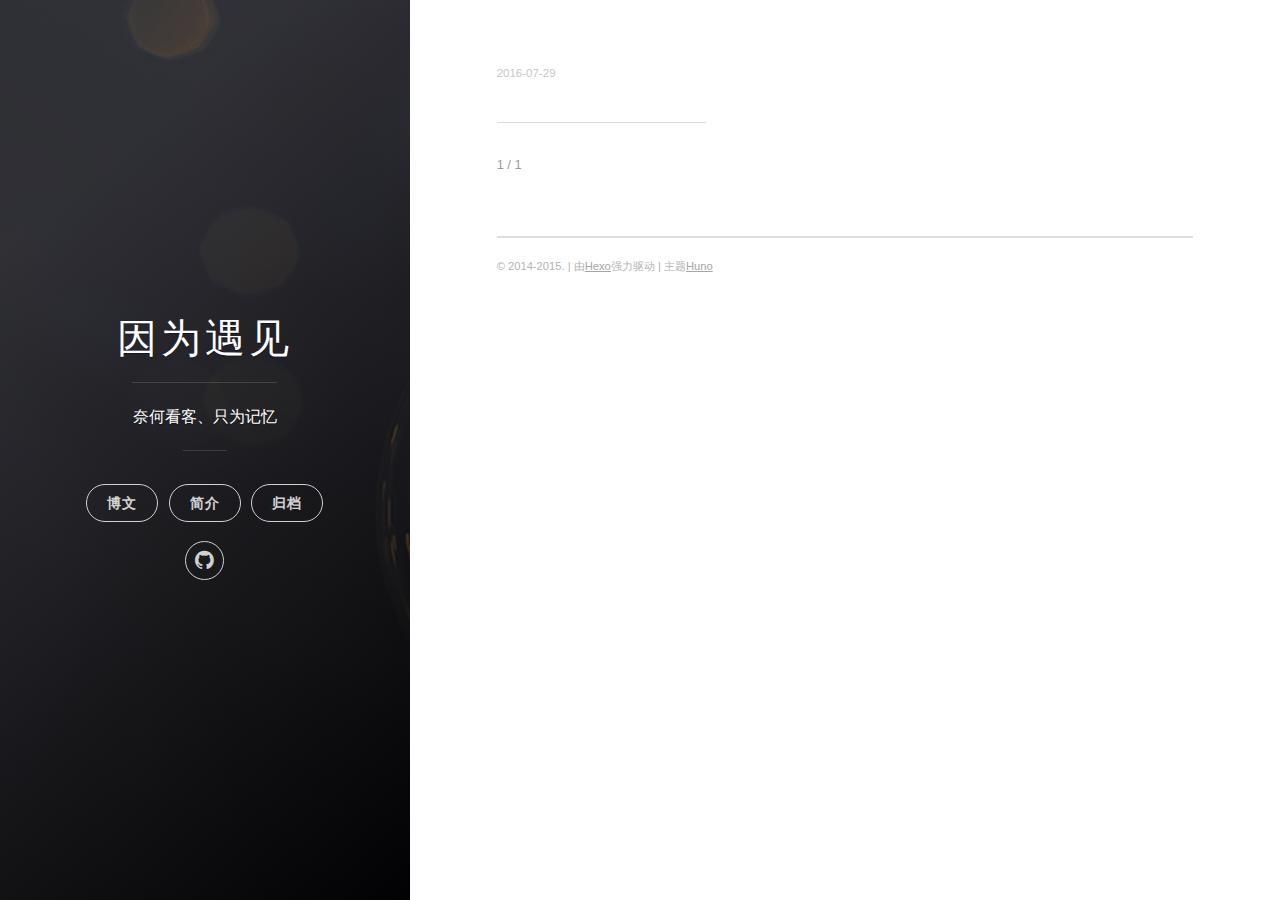
<file: index.html>
<!DOCTYPE html>
<html>
<head>
    <meta charset="utf-8">
    <meta http-equiv="X-UA-Compatible" content="chrome=1">

    

    <title>
      因为遇见 
    </title>

    <meta name="viewport" content="width=device-width, initial-scale=1, maximum-scale=1, user-scalable=no">
    
      <meta name="author" content="June drizzle">
    
    
      <meta name="description" content="途经生活、学习足迹">
    

    <meta name="description" content="途经生活、学习足迹">
<meta property="og:type" content="website">
<meta property="og:title" content="因为遇见">
<meta property="og:url" content="http://june-drizzle.github.io/index.html">
<meta property="og:site_name" content="因为遇见">
<meta property="og:description" content="途经生活、学习足迹">
<meta name="twitter:card" content="summary">
<meta name="twitter:title" content="因为遇见">
<meta name="twitter:description" content="途经生活、学习足迹">
    
    
    
      <link rel="icon" type="image/x-icon" href="/favicon.png">
    
    <link rel="stylesheet" href="/css/uno.css">
    <link rel="stylesheet" href="/css/highlight.css">
    <link rel="stylesheet" href="/css/archive.css">
    <link rel="stylesheet" href="/css/china-social-icon.css">

</head>
<body>

    <span class="mobile btn-mobile-menu">
        <i class="icon icon-list btn-mobile-menu__icon"></i>
        <i class="icon icon-x-circle btn-mobile-close__icon hidden"></i>
    </span>

    
 
<header class="panel-cover">


  <div class="panel-main">

  
    <div class="panel-main__inner panel-inverted">
    <div class="panel-main__content">

        

        <h1 class="panel-cover__title panel-title"><a href="/" title="link to homepage">因为遇见</a></h1>
        <hr class="panel-cover__divider" />

        
        <p class="panel-cover__description">
          奈何看客、只为记忆
        </p>
        <hr class="panel-cover__divider panel-cover__divider--secondary" />
        

        <div class="navigation-wrapper">

          <nav class="cover-navigation cover-navigation--primary">
            <ul class="navigation">

              
                
                <li class="navigation__item"><a href="/#blog" title="" class="blog-button">博文</a></li>
              
                
                <li class="navigation__item"><a href="/about" title="" class="">简介</a></li>
              
                
                <li class="navigation__item"><a href="/archive" title="" class="">归档</a></li>
              

            </ul>
          </nav>

          <!-- ----------------------------
To add a new social icon simply duplicate one of the list items from below
and change the class in the <i> tag to match the desired social network
and then add your link to the <a>. Here is a full list of social network
classes that you can use:

    icon-social-500px
    icon-social-behance
    icon-social-delicious
    icon-social-designer-news
    icon-social-deviant-art
    icon-social-digg
    icon-social-dribbble
    icon-social-facebook
    icon-social-flickr
    icon-social-forrst
    icon-social-foursquare
    icon-social-github
    icon-social-google-plus
    icon-social-hi5
    icon-social-instagram
    icon-social-lastfm
    icon-social-linkedin
    icon-social-medium
    icon-social-myspace
    icon-social-path
    icon-social-pinterest
    icon-social-rdio
    icon-social-reddit
    icon-social-skype
    icon-social-spotify
    icon-social-stack-overflow
    icon-social-steam
    icon-social-stumbleupon
    icon-social-treehouse
    icon-social-tumblr
    icon-social-twitter
    icon-social-vimeo
    icon-social-xbox
    icon-social-yelp
    icon-social-youtube
    icon-social-zerply
    icon-mail

-------------------------------->

<!-- add social info here -->



<nav class="cover-navigation navigation--social">
  <ul class="navigation">

    
      <!-- Github -->
  <!--
      <li class="navigation__item">
        <a href="https://github.com/june-drizzle" title="Huno on GitHub">
          <i class='icon icon-social-github'></i>
          <span class="label">GitHub</span>
        </a>
      </li>
    
	-->	
    <!-- China social icon -->
  
    
	<li class="navigation__item">
		<a href="https://github.com/june-drizzle"title="Drizzle on GitHub">
			<i class='icon icon-social-github'></i>
			<span class="label">GitHub</span>
		</a>
	</li>

<!--
      <li class="navigation__item">
        <a href="" title="">
          <i class='icon cs-icon-douban'></i>
          <span class="label">Douban</span>
        </a>
      </li>

      <li class="navigation__item">
        <a href="" title="">
          <i class='icon cs-icon-weibo'></i>
          <span class="label">Weibo</span>
        </a>
      </li>

--> 



  </ul>
</nav>



        </div>

      </div>

    </div>

    <div class="panel-cover--overlay"></div>
  </div>
</header>

    <div class="content-wrapper">
        <div class="content-wrapper__inner entry">
            


   <!-- do nothing -->


<div class="main-post-list">
    <ol class="post-list">
    
    
    <li>

      <h2 class="post-list__post-title post-title">
        <a href="/2016/07/29/index/" title="link to "></a>
      </h2>

      <div class="post-list__meta">

        <time datetime="2016-07-29" class="post-list__meta--date date">2016-07-29</time> 
      </div>

      <div class="excerpt">
        
      </div>

      <hr class="post-list__divider" />
    </li>
    
  </ol>

  <hr class="post-list__divider " />

<nav class="pagination" role="navigation">
    

    <span class="pagination__page-number"> 1 / 1</span>
    
    
</nav>


</div>
            <footer class="footer">

    <span class="footer__copyright">&copy; 2014-2015. | 由<a href="https://hexo.io/">Hexo</a>强力驱动 | 主题<a href="https://github.com/someus/huno">Huno</a></span>
    
</footer>
        </div>
    </div>

    <!-- js files -->
    <script src="/js/jquery.min.js"></script>
    <script src="/js/main.js"></script>
    <script src="/js/scale.fix.js"></script>
    

    

    <script type="text/javascript" src="//cdn.mathjax.org/mathjax/latest/MathJax.js?config=TeX-AMS-MML_HTMLorMML"></script>
    <script type="text/javascript"> 
        $(document).ready(function(){
            MathJax.Hub.Config({ 
                tex2jax: {inlineMath: [['[latex]','[/latex]'], ['\\(','\\)']]} 
            });
        });
    </script>


    
    
    
    <!--kill ie6 -->
<!--[if IE 6]>
  <script src="//letskillie6.googlecode.com/svn/trunk/2/zh_CN.js"></script>
<![endif]-->

</body>
</html>
</file>
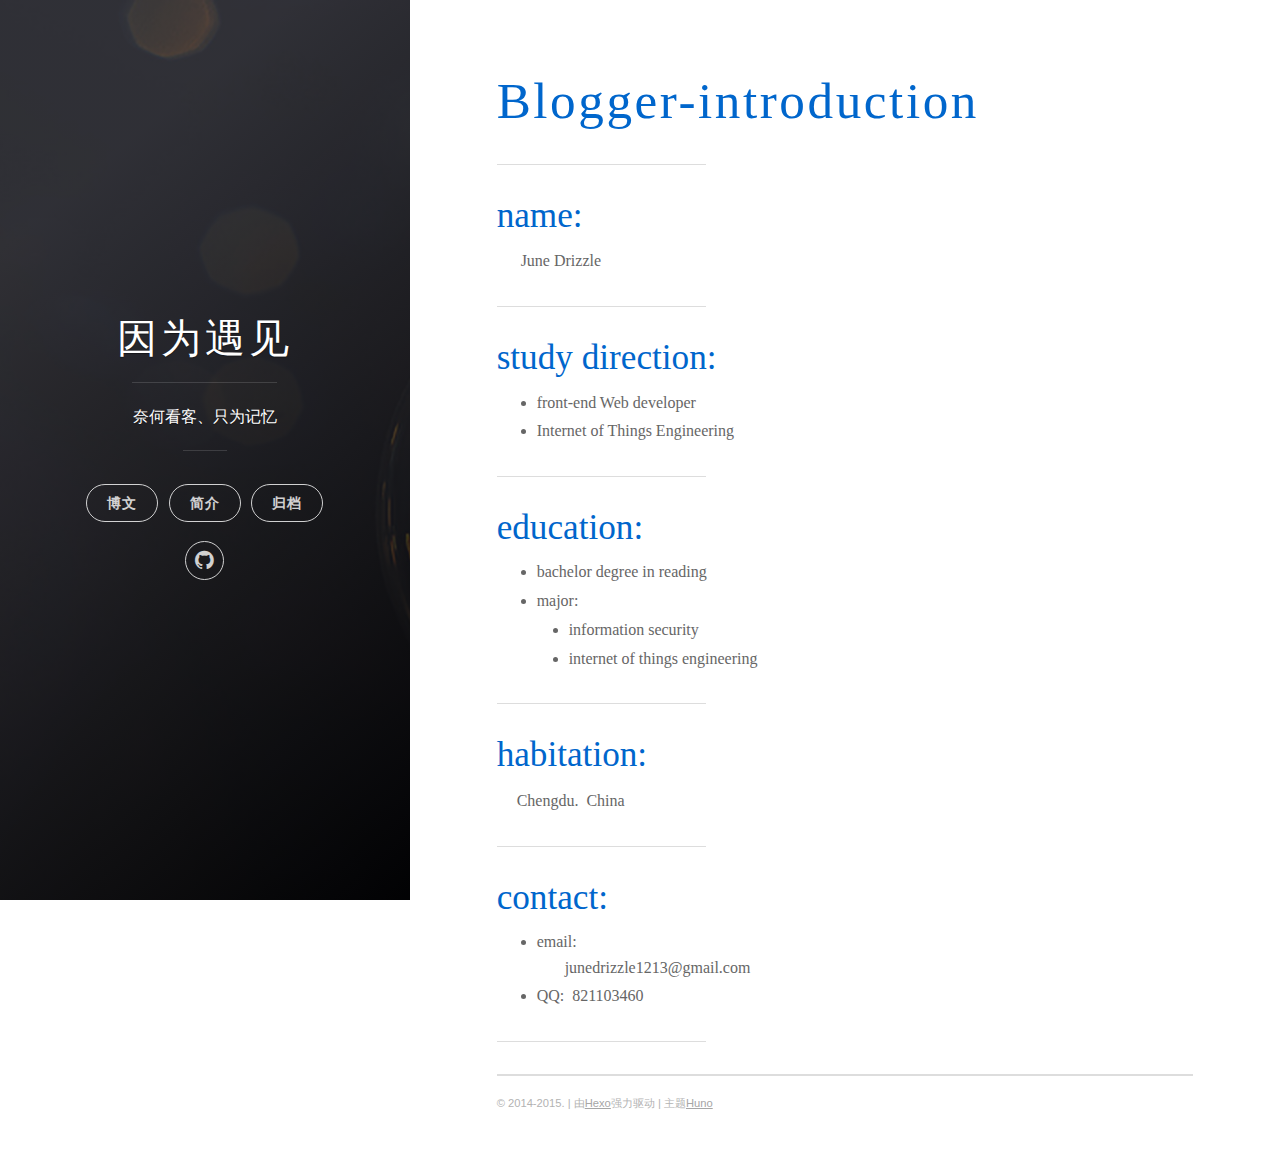
<file: about/index.html>
<!DOCTYPE html>
<html>
<head>
    <meta charset="utf-8">
    <meta http-equiv="X-UA-Compatible" content="chrome=1">

    

    <title>
       
    </title>

    <meta name="viewport" content="width=device-width, initial-scale=1, maximum-scale=1, user-scalable=no">
    
      <meta name="author" content="June drizzle">
    
    

    <meta name="description" content="Blogger-introduction



Blogger-introduction

name: 
		&amp;nbsp;&amp;nbsp;&amp;nbsp;&amp;nbsp;&amp;nbsp;&amp;nbsp;June Drizzle
        

study direction:
		
         front-end Web developer
		 Internet of Things Enginee">
<meta property="og:type" content="website">
<meta property="og:title" content="因为遇见">
<meta property="og:url" content="http://june-drizzle.github.io/about/index.html">
<meta property="og:site_name" content="因为遇见">
<meta property="og:description" content="Blogger-introduction



Blogger-introduction

name: 
		&amp;nbsp;&amp;nbsp;&amp;nbsp;&amp;nbsp;&amp;nbsp;&amp;nbsp;June Drizzle
        

study direction:
		
         front-end Web developer
		 Internet of Things Enginee">
<meta property="og:updated_time" content="2016-07-28T18:13:22.216Z">
<meta name="twitter:card" content="summary">
<meta name="twitter:title" content="因为遇见">
<meta name="twitter:description" content="Blogger-introduction



Blogger-introduction

name: 
		&amp;nbsp;&amp;nbsp;&amp;nbsp;&amp;nbsp;&amp;nbsp;&amp;nbsp;June Drizzle
        

study direction:
		
         front-end Web developer
		 Internet of Things Enginee">
    
    
    
      <link rel="icon" type="image/x-icon" href="/favicon.png">
    
    <link rel="stylesheet" href="/css/uno.css">
    <link rel="stylesheet" href="/css/highlight.css">
    <link rel="stylesheet" href="/css/archive.css">
    <link rel="stylesheet" href="/css/china-social-icon.css">

</head>
<body>

    <span class="mobile btn-mobile-menu">
        <i class="icon icon-list btn-mobile-menu__icon"></i>
        <i class="icon icon-x-circle btn-mobile-close__icon hidden"></i>
    </span>

    

<header class="panel-cover panel-cover--collapsed">


  <div class="panel-main">

  
    <div class="panel-main__inner panel-inverted">
    <div class="panel-main__content">

        

        <h1 class="panel-cover__title panel-title"><a href="/" title="link to homepage">因为遇见</a></h1>
        <hr class="panel-cover__divider" />

        
        <p class="panel-cover__description">
          奈何看客、只为记忆
        </p>
        <hr class="panel-cover__divider panel-cover__divider--secondary" />
        

        <div class="navigation-wrapper">

          <nav class="cover-navigation cover-navigation--primary">
            <ul class="navigation">

              
                
                <li class="navigation__item"><a href="/#blog" title="" class="blog-button">博文</a></li>
              
                
                <li class="navigation__item"><a href="/about" title="" class="">简介</a></li>
              
                
                <li class="navigation__item"><a href="/archive" title="" class="">归档</a></li>
              

            </ul>
          </nav>

          <!-- ----------------------------
To add a new social icon simply duplicate one of the list items from below
and change the class in the <i> tag to match the desired social network
and then add your link to the <a>. Here is a full list of social network
classes that you can use:

    icon-social-500px
    icon-social-behance
    icon-social-delicious
    icon-social-designer-news
    icon-social-deviant-art
    icon-social-digg
    icon-social-dribbble
    icon-social-facebook
    icon-social-flickr
    icon-social-forrst
    icon-social-foursquare
    icon-social-github
    icon-social-google-plus
    icon-social-hi5
    icon-social-instagram
    icon-social-lastfm
    icon-social-linkedin
    icon-social-medium
    icon-social-myspace
    icon-social-path
    icon-social-pinterest
    icon-social-rdio
    icon-social-reddit
    icon-social-skype
    icon-social-spotify
    icon-social-stack-overflow
    icon-social-steam
    icon-social-stumbleupon
    icon-social-treehouse
    icon-social-tumblr
    icon-social-twitter
    icon-social-vimeo
    icon-social-xbox
    icon-social-yelp
    icon-social-youtube
    icon-social-zerply
    icon-mail

-------------------------------->

<!-- add social info here -->



<nav class="cover-navigation navigation--social">
  <ul class="navigation">

    
      <!-- Github -->
  <!--
      <li class="navigation__item">
        <a href="https://github.com/june-drizzle" title="Huno on GitHub">
          <i class='icon icon-social-github'></i>
          <span class="label">GitHub</span>
        </a>
      </li>
    
	-->	
    <!-- China social icon -->
  
    
	<li class="navigation__item">
		<a href="https://github.com/june-drizzle"title="Drizzle on GitHub">
			<i class='icon icon-social-github'></i>
			<span class="label">GitHub</span>
		</a>
	</li>

<!--
      <li class="navigation__item">
        <a href="" title="">
          <i class='icon cs-icon-douban'></i>
          <span class="label">Douban</span>
        </a>
      </li>

      <li class="navigation__item">
        <a href="" title="">
          <i class='icon cs-icon-weibo'></i>
          <span class="label">Weibo</span>
        </a>
      </li>

--> 



  </ul>
</nav>



        </div>

      </div>

    </div>

    <div class="panel-cover--overlay"></div>
  </div>
</header>

    <div class="content-wrapper">
        <div class="content-wrapper__inner entry">
            

<article class="post-container post-container--single">

  <header class="post-header">
    
    <h1 class="post-title"></h1>

    

  </header>

  <section id="post-content" class="article-content post">
    <!DOCTYPE html PUBLIC "-//W3C//DTD XHTML 1.0 Transitional//EN" "http://www.w3.org/TR/xhtml1/DTD/xhtml1-transitional.dtd">
<html xmlns="http://www.w3.org/1999/xhtml">
<head>
<meta http-equiv="Content-Type" content="text/html; charset=utf-8">
<title>Blogger-introduction</title>
</head>

<body>
<h1><font color="#0066CC" face="汉仪丫丫体简">Blogger-introduction</font></h1>
<hr>
<h2><font color="#0066CC" face="汉仪丫丫体简">name:</font></h2> 
		<p><font face="方正少儿简体">&nbsp;&nbsp;&nbsp;&nbsp;&nbsp;&nbsp;June Drizzle</font></p>
        <hr>

<h2><font color="#0066CC" face="汉仪丫丫体简">study direction:</font></h2>
		<ul>
        <li><font face="方正少儿简体"> front-end Web developer</font></li>
		<li><font face="方正少儿简体"> Internet of Things Engineering</font></li>
		</ul>
        <hr>
<h2><font color="#0066CC" face="汉仪丫丫体简">education:</font></h2>
		<ul>
        <li><font face="方正少儿简体">bachelor degree in reading</font></li>
        <li><font face="方正少儿简体">major: </font></li>
        	<ul>
            <li><font face="方正少儿简体"> information security</font></li>
        	<li><font face="方正少儿简体">internet of things engineering</font></li>
            </ul>
		</ul>
        <hr>
<h2><font color="#0066CC" face="汉仪丫丫体简">habitation:</font></h2>
		<p><font face="方正少儿简体">&nbsp;&nbsp;&nbsp;&nbsp;&nbsp;Chengdu.&nbsp; China</font></p>
        <hr>

<h2><font color="#0066CC" face="汉仪丫丫体简">contact:</font></h2>
		<ul>
        <font face="方正少儿简体">
        <li>email:<address> &nbsp;&nbsp;&nbsp;&nbsp;&nbsp;&nbsp;&nbsp;junedrizzle1213@gmail.com</address></li>
        <li>QQ: &nbsp;821103460</li>
        </font>
        </ul>
        <hr>
</body>
</html>

  </section>

  
  
</article>


            <footer class="footer">

    <span class="footer__copyright">&copy; 2014-2015. | 由<a href="https://hexo.io/">Hexo</a>强力驱动 | 主题<a href="https://github.com/someus/huno">Huno</a></span>
    
</footer>
        </div>
    </div>

    <!-- js files -->
    <script src="/js/jquery.min.js"></script>
    <script src="/js/main.js"></script>
    <script src="/js/scale.fix.js"></script>
    

    

    <script type="text/javascript" src="//cdn.mathjax.org/mathjax/latest/MathJax.js?config=TeX-AMS-MML_HTMLorMML"></script>
    <script type="text/javascript"> 
        $(document).ready(function(){
            MathJax.Hub.Config({ 
                tex2jax: {inlineMath: [['[latex]','[/latex]'], ['\\(','\\)']]} 
            });
        });
    </script>


    
    
    
    <!--kill ie6 -->
<!--[if IE 6]>
  <script src="//letskillie6.googlecode.com/svn/trunk/2/zh_CN.js"></script>
<![endif]-->

</body>
</html>
</file>
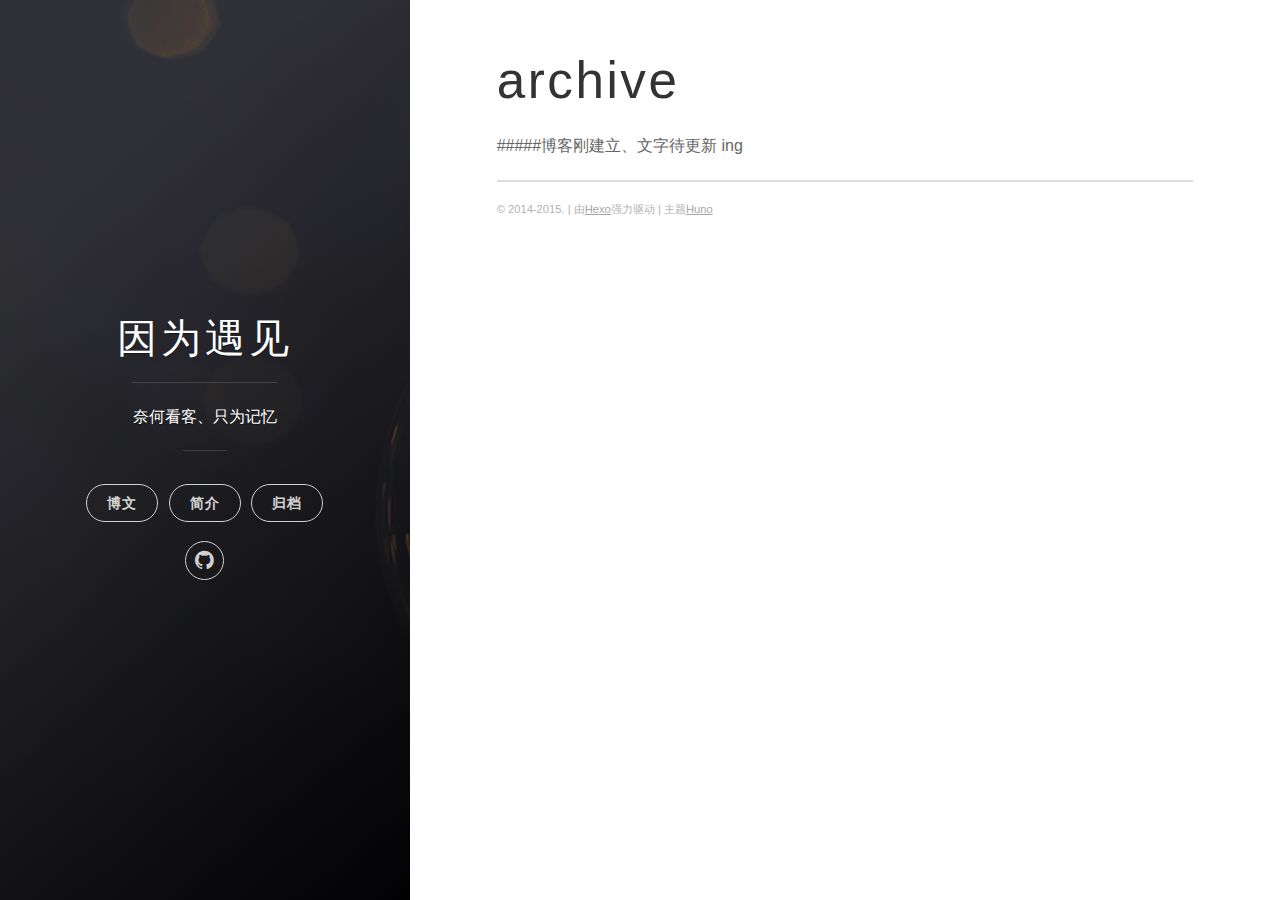
<file: archive/index.html>
<!DOCTYPE html>
<html>
<head>
    <meta charset="utf-8">
    <meta http-equiv="X-UA-Compatible" content="chrome=1">

    

    <title>
      archive 
    </title>

    <meta name="viewport" content="width=device-width, initial-scale=1, maximum-scale=1, user-scalable=no">
    
      <meta name="author" content="June drizzle">
    
    

    <meta name="description" content="#####博客刚建立、文字待更新 ing">
<meta property="og:type" content="website">
<meta property="og:title" content="archive">
<meta property="og:url" content="http://june-drizzle.github.io/archive/index.html">
<meta property="og:site_name" content="因为遇见">
<meta property="og:description" content="#####博客刚建立、文字待更新 ing">
<meta property="og:updated_time" content="2016-07-28T17:06:19.293Z">
<meta name="twitter:card" content="summary">
<meta name="twitter:title" content="archive">
<meta name="twitter:description" content="#####博客刚建立、文字待更新 ing">
    
    
    
      <link rel="icon" type="image/x-icon" href="/favicon.png">
    
    <link rel="stylesheet" href="/css/uno.css">
    <link rel="stylesheet" href="/css/highlight.css">
    <link rel="stylesheet" href="/css/archive.css">
    <link rel="stylesheet" href="/css/china-social-icon.css">

</head>
<body>

    <span class="mobile btn-mobile-menu">
        <i class="icon icon-list btn-mobile-menu__icon"></i>
        <i class="icon icon-x-circle btn-mobile-close__icon hidden"></i>
    </span>

    

<header class="panel-cover panel-cover--collapsed">


  <div class="panel-main">

  
    <div class="panel-main__inner panel-inverted">
    <div class="panel-main__content">

        

        <h1 class="panel-cover__title panel-title"><a href="/" title="link to homepage">因为遇见</a></h1>
        <hr class="panel-cover__divider" />

        
        <p class="panel-cover__description">
          奈何看客、只为记忆
        </p>
        <hr class="panel-cover__divider panel-cover__divider--secondary" />
        

        <div class="navigation-wrapper">

          <nav class="cover-navigation cover-navigation--primary">
            <ul class="navigation">

              
                
                <li class="navigation__item"><a href="/#blog" title="" class="blog-button">博文</a></li>
              
                
                <li class="navigation__item"><a href="/about" title="" class="">简介</a></li>
              
                
                <li class="navigation__item"><a href="/archive" title="" class="">归档</a></li>
              

            </ul>
          </nav>

          <!-- ----------------------------
To add a new social icon simply duplicate one of the list items from below
and change the class in the <i> tag to match the desired social network
and then add your link to the <a>. Here is a full list of social network
classes that you can use:

    icon-social-500px
    icon-social-behance
    icon-social-delicious
    icon-social-designer-news
    icon-social-deviant-art
    icon-social-digg
    icon-social-dribbble
    icon-social-facebook
    icon-social-flickr
    icon-social-forrst
    icon-social-foursquare
    icon-social-github
    icon-social-google-plus
    icon-social-hi5
    icon-social-instagram
    icon-social-lastfm
    icon-social-linkedin
    icon-social-medium
    icon-social-myspace
    icon-social-path
    icon-social-pinterest
    icon-social-rdio
    icon-social-reddit
    icon-social-skype
    icon-social-spotify
    icon-social-stack-overflow
    icon-social-steam
    icon-social-stumbleupon
    icon-social-treehouse
    icon-social-tumblr
    icon-social-twitter
    icon-social-vimeo
    icon-social-xbox
    icon-social-yelp
    icon-social-youtube
    icon-social-zerply
    icon-mail

-------------------------------->

<!-- add social info here -->



<nav class="cover-navigation navigation--social">
  <ul class="navigation">

    
      <!-- Github -->
  <!--
      <li class="navigation__item">
        <a href="https://github.com/june-drizzle" title="Huno on GitHub">
          <i class='icon icon-social-github'></i>
          <span class="label">GitHub</span>
        </a>
      </li>
    
	-->	
    <!-- China social icon -->
  
    
	<li class="navigation__item">
		<a href="https://github.com/june-drizzle"title="Drizzle on GitHub">
			<i class='icon icon-social-github'></i>
			<span class="label">GitHub</span>
		</a>
	</li>

<!--
      <li class="navigation__item">
        <a href="" title="">
          <i class='icon cs-icon-douban'></i>
          <span class="label">Douban</span>
        </a>
      </li>

      <li class="navigation__item">
        <a href="" title="">
          <i class='icon cs-icon-weibo'></i>
          <span class="label">Weibo</span>
        </a>
      </li>

--> 



  </ul>
</nav>



        </div>

      </div>

    </div>

    <div class="panel-cover--overlay"></div>
  </div>
</header>

    <div class="content-wrapper">
        <div class="content-wrapper__inner entry">
            

<article class="post-container post-container--single">

  <header class="post-header">
    
    <h1 class="post-title">archive</h1>

    

  </header>

  <section id="post-content" class="article-content post">
    <p>#####博客刚建立、文字待更新 ing</p>

  </section>

  
  
</article>


            <footer class="footer">

    <span class="footer__copyright">&copy; 2014-2015. | 由<a href="https://hexo.io/">Hexo</a>强力驱动 | 主题<a href="https://github.com/someus/huno">Huno</a></span>
    
</footer>
        </div>
    </div>

    <!-- js files -->
    <script src="/js/jquery.min.js"></script>
    <script src="/js/main.js"></script>
    <script src="/js/scale.fix.js"></script>
    

    

    <script type="text/javascript" src="//cdn.mathjax.org/mathjax/latest/MathJax.js?config=TeX-AMS-MML_HTMLorMML"></script>
    <script type="text/javascript"> 
        $(document).ready(function(){
            MathJax.Hub.Config({ 
                tex2jax: {inlineMath: [['[latex]','[/latex]'], ['\\(','\\)']]} 
            });
        });
    </script>


    
    
    
    <!--kill ie6 -->
<!--[if IE 6]>
  <script src="//letskillie6.googlecode.com/svn/trunk/2/zh_CN.js"></script>
<![endif]-->

</body>
</html>
</file>
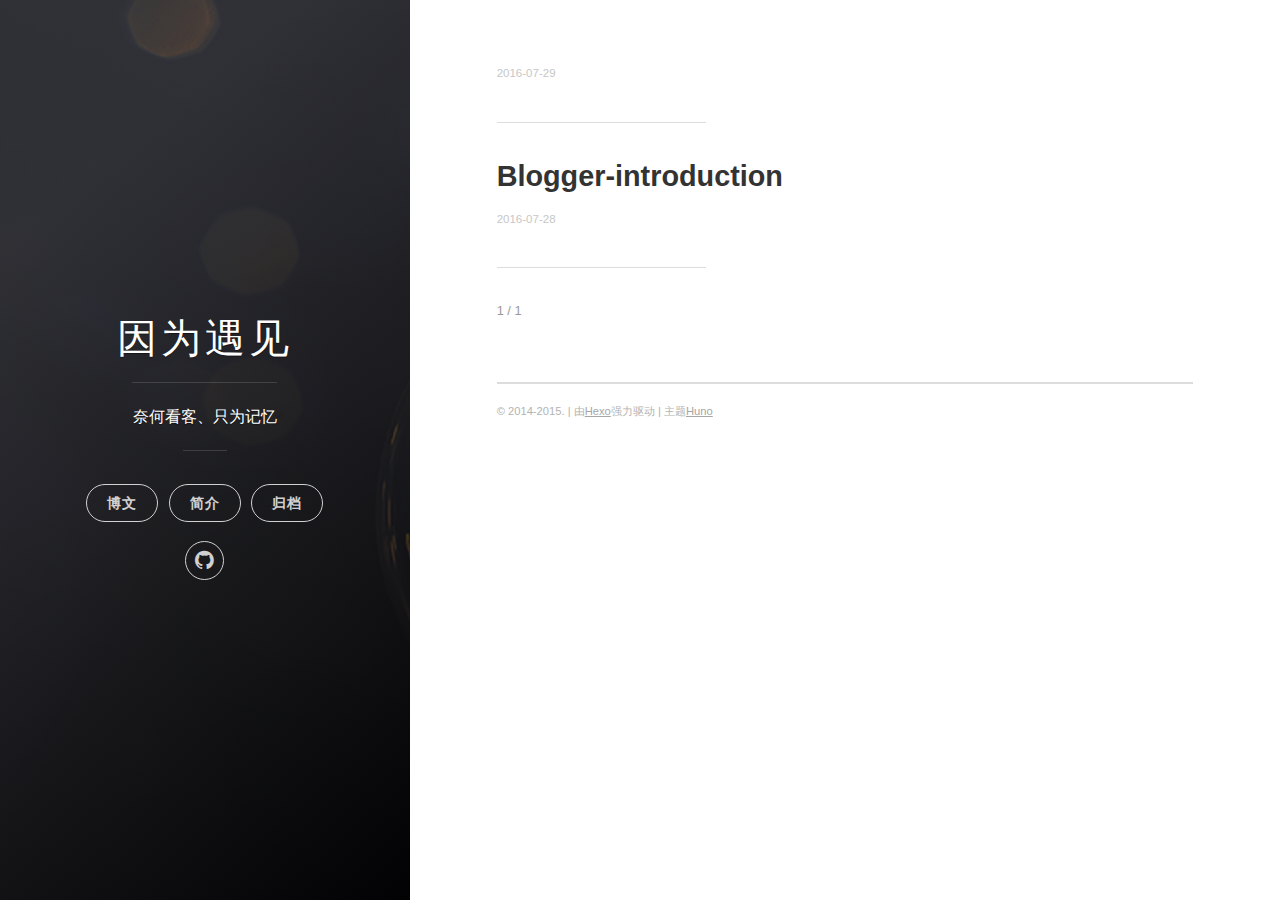
<file: archives/index.html>
<!DOCTYPE html>
<html>
<head>
    <meta charset="utf-8">
    <meta http-equiv="X-UA-Compatible" content="chrome=1">

    

    <title>
      归档 
    </title>

    <meta name="viewport" content="width=device-width, initial-scale=1, maximum-scale=1, user-scalable=no">
    
      <meta name="author" content="June drizzle">
    
    

    <meta name="description" content="途经生活、学习足迹">
<meta property="og:type" content="website">
<meta property="og:title" content="归档">
<meta property="og:url" content="http://june-drizzle.github.io/archives/index.html">
<meta property="og:site_name" content="因为遇见">
<meta property="og:description" content="途经生活、学习足迹">
<meta name="twitter:card" content="summary">
<meta name="twitter:title" content="归档">
<meta name="twitter:description" content="途经生活、学习足迹">
    
    
    
      <link rel="icon" type="image/x-icon" href="/favicon.png">
    
    <link rel="stylesheet" href="/css/uno.css">
    <link rel="stylesheet" href="/css/highlight.css">
    <link rel="stylesheet" href="/css/archive.css">
    <link rel="stylesheet" href="/css/china-social-icon.css">

</head>
<body>

    <span class="mobile btn-mobile-menu">
        <i class="icon icon-list btn-mobile-menu__icon"></i>
        <i class="icon icon-x-circle btn-mobile-close__icon hidden"></i>
    </span>

    

<header class="panel-cover panel-cover--collapsed">


  <div class="panel-main">

  
    <div class="panel-main__inner panel-inverted">
    <div class="panel-main__content">

        

        <h1 class="panel-cover__title panel-title"><a href="/" title="link to homepage">因为遇见</a></h1>
        <hr class="panel-cover__divider" />

        
        <p class="panel-cover__description">
          奈何看客、只为记忆
        </p>
        <hr class="panel-cover__divider panel-cover__divider--secondary" />
        

        <div class="navigation-wrapper">

          <nav class="cover-navigation cover-navigation--primary">
            <ul class="navigation">

              
                
                <li class="navigation__item"><a href="/#blog" title="" class="blog-button">博文</a></li>
              
                
                <li class="navigation__item"><a href="/about" title="" class="">简介</a></li>
              
                
                <li class="navigation__item"><a href="/archive" title="" class="">归档</a></li>
              

            </ul>
          </nav>

          <!-- ----------------------------
To add a new social icon simply duplicate one of the list items from below
and change the class in the <i> tag to match the desired social network
and then add your link to the <a>. Here is a full list of social network
classes that you can use:

    icon-social-500px
    icon-social-behance
    icon-social-delicious
    icon-social-designer-news
    icon-social-deviant-art
    icon-social-digg
    icon-social-dribbble
    icon-social-facebook
    icon-social-flickr
    icon-social-forrst
    icon-social-foursquare
    icon-social-github
    icon-social-google-plus
    icon-social-hi5
    icon-social-instagram
    icon-social-lastfm
    icon-social-linkedin
    icon-social-medium
    icon-social-myspace
    icon-social-path
    icon-social-pinterest
    icon-social-rdio
    icon-social-reddit
    icon-social-skype
    icon-social-spotify
    icon-social-stack-overflow
    icon-social-steam
    icon-social-stumbleupon
    icon-social-treehouse
    icon-social-tumblr
    icon-social-twitter
    icon-social-vimeo
    icon-social-xbox
    icon-social-yelp
    icon-social-youtube
    icon-social-zerply
    icon-mail

-------------------------------->

<!-- add social info here -->



<nav class="cover-navigation navigation--social">
  <ul class="navigation">

    
      <!-- Github -->
  <!--
      <li class="navigation__item">
        <a href="https://github.com/june-drizzle" title="Huno on GitHub">
          <i class='icon icon-social-github'></i>
          <span class="label">GitHub</span>
        </a>
      </li>
    
	-->	
    <!-- China social icon -->
  
    
	<li class="navigation__item">
		<a href="https://github.com/june-drizzle"title="Drizzle on GitHub">
			<i class='icon icon-social-github'></i>
			<span class="label">GitHub</span>
		</a>
	</li>

<!--
      <li class="navigation__item">
        <a href="" title="">
          <i class='icon cs-icon-douban'></i>
          <span class="label">Douban</span>
        </a>
      </li>

      <li class="navigation__item">
        <a href="" title="">
          <i class='icon cs-icon-weibo'></i>
          <span class="label">Weibo</span>
        </a>
      </li>

--> 



  </ul>
</nav>



        </div>

      </div>

    </div>

    <div class="panel-cover--overlay"></div>
  </div>
</header>

    <div class="content-wrapper">
        <div class="content-wrapper__inner entry">
            


   <!-- do nothing -->


<div class="main-post-list">
    <ol class="post-list">
    
    
    <li>

      <h2 class="post-list__post-title post-title">
        <a href="/2016/07/29/introduction/" title="link to "></a>
      </h2>

      <div class="post-list__meta">

        <time datetime="2016-07-29" class="post-list__meta--date date">2016-07-29</time> 
      </div>

      <div class="excerpt">
        
      </div>

      <hr class="post-list__divider" />
    </li>
    
    <li>

      <h2 class="post-list__post-title post-title">
        <a href="/2016/07/28/index/" title="link to Blogger-introduction">Blogger-introduction</a>
      </h2>

      <div class="post-list__meta">

        <time datetime="2016-07-28" class="post-list__meta--date date">2016-07-28</time> 
      </div>

      <div class="excerpt">
        
      </div>

      <hr class="post-list__divider" />
    </li>
    
  </ol>

  <hr class="post-list__divider " />

<nav class="pagination" role="navigation">
    

    <span class="pagination__page-number"> 1 / 1</span>
    
    
</nav>


</div>
            <footer class="footer">

    <span class="footer__copyright">&copy; 2014-2015. | 由<a href="https://hexo.io/">Hexo</a>强力驱动 | 主题<a href="https://github.com/someus/huno">Huno</a></span>
    
</footer>
        </div>
    </div>

    <!-- js files -->
    <script src="/js/jquery.min.js"></script>
    <script src="/js/main.js"></script>
    <script src="/js/scale.fix.js"></script>
    

    

    <script type="text/javascript" src="//cdn.mathjax.org/mathjax/latest/MathJax.js?config=TeX-AMS-MML_HTMLorMML"></script>
    <script type="text/javascript"> 
        $(document).ready(function(){
            MathJax.Hub.Config({ 
                tex2jax: {inlineMath: [['[latex]','[/latex]'], ['\\(','\\)']]} 
            });
        });
    </script>


    
    
    
    <!--kill ie6 -->
<!--[if IE 6]>
  <script src="//letskillie6.googlecode.com/svn/trunk/2/zh_CN.js"></script>
<![endif]-->

</body>
</html>
</file>
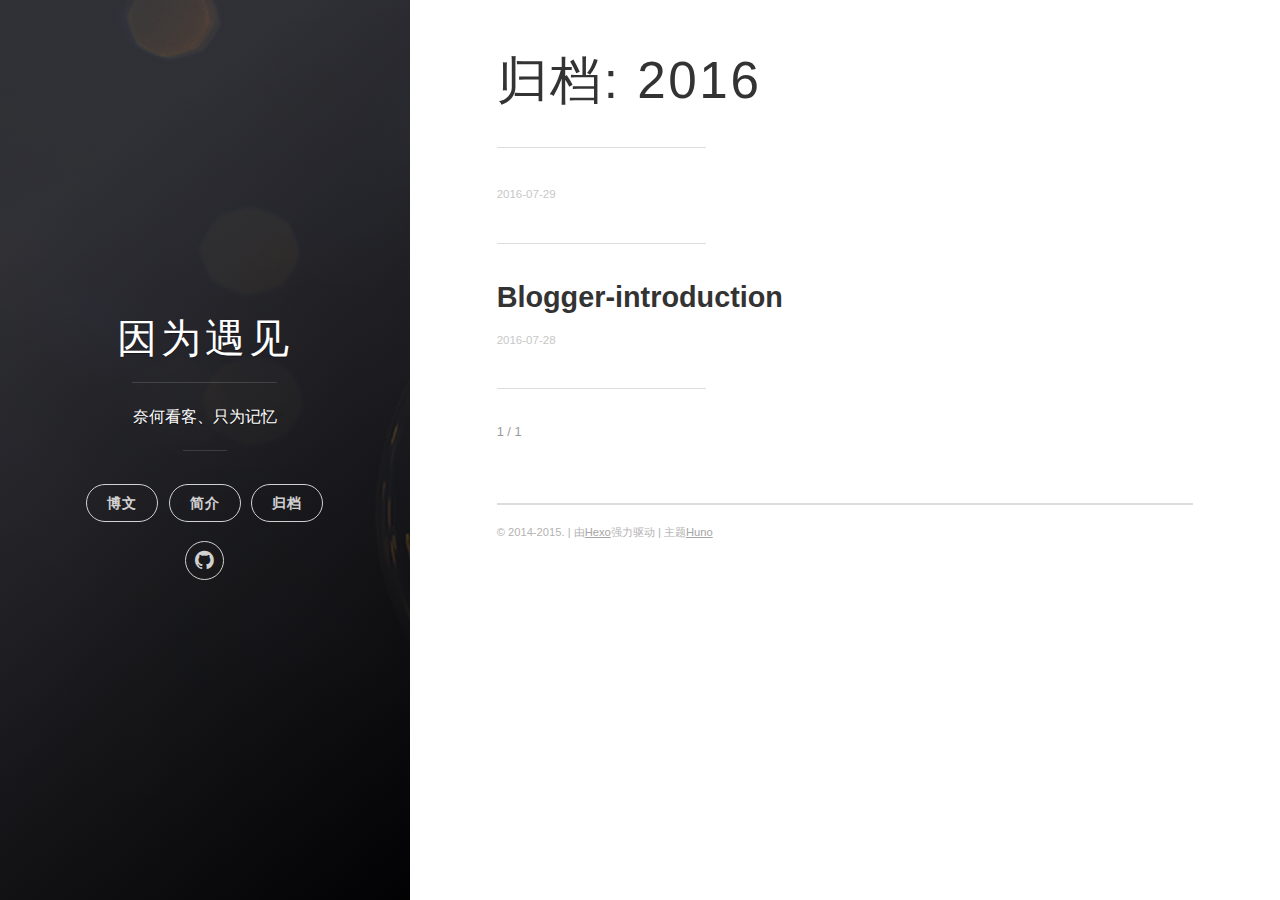
<file: archives/2016/index.html>
<!DOCTYPE html>
<html>
<head>
    <meta charset="utf-8">
    <meta http-equiv="X-UA-Compatible" content="chrome=1">

    

    <title>
      归档: 2016 
    </title>

    <meta name="viewport" content="width=device-width, initial-scale=1, maximum-scale=1, user-scalable=no">
    
      <meta name="author" content="June drizzle">
    
    

    <meta name="description" content="途经生活、学习足迹">
<meta property="og:type" content="website">
<meta property="og:title" content="归档: 2016">
<meta property="og:url" content="http://june-drizzle.github.io/archives/2016/index.html">
<meta property="og:site_name" content="因为遇见">
<meta property="og:description" content="途经生活、学习足迹">
<meta name="twitter:card" content="summary">
<meta name="twitter:title" content="归档: 2016">
<meta name="twitter:description" content="途经生活、学习足迹">
    
    
    
      <link rel="icon" type="image/x-icon" href="/favicon.png">
    
    <link rel="stylesheet" href="/css/uno.css">
    <link rel="stylesheet" href="/css/highlight.css">
    <link rel="stylesheet" href="/css/archive.css">
    <link rel="stylesheet" href="/css/china-social-icon.css">

</head>
<body>

    <span class="mobile btn-mobile-menu">
        <i class="icon icon-list btn-mobile-menu__icon"></i>
        <i class="icon icon-x-circle btn-mobile-close__icon hidden"></i>
    </span>

    

<header class="panel-cover panel-cover--collapsed">


  <div class="panel-main">

  
    <div class="panel-main__inner panel-inverted">
    <div class="panel-main__content">

        

        <h1 class="panel-cover__title panel-title"><a href="/" title="link to homepage">因为遇见</a></h1>
        <hr class="panel-cover__divider" />

        
        <p class="panel-cover__description">
          奈何看客、只为记忆
        </p>
        <hr class="panel-cover__divider panel-cover__divider--secondary" />
        

        <div class="navigation-wrapper">

          <nav class="cover-navigation cover-navigation--primary">
            <ul class="navigation">

              
                
                <li class="navigation__item"><a href="/#blog" title="" class="blog-button">博文</a></li>
              
                
                <li class="navigation__item"><a href="/about" title="" class="">简介</a></li>
              
                
                <li class="navigation__item"><a href="/archive" title="" class="">归档</a></li>
              

            </ul>
          </nav>

          <!-- ----------------------------
To add a new social icon simply duplicate one of the list items from below
and change the class in the <i> tag to match the desired social network
and then add your link to the <a>. Here is a full list of social network
classes that you can use:

    icon-social-500px
    icon-social-behance
    icon-social-delicious
    icon-social-designer-news
    icon-social-deviant-art
    icon-social-digg
    icon-social-dribbble
    icon-social-facebook
    icon-social-flickr
    icon-social-forrst
    icon-social-foursquare
    icon-social-github
    icon-social-google-plus
    icon-social-hi5
    icon-social-instagram
    icon-social-lastfm
    icon-social-linkedin
    icon-social-medium
    icon-social-myspace
    icon-social-path
    icon-social-pinterest
    icon-social-rdio
    icon-social-reddit
    icon-social-skype
    icon-social-spotify
    icon-social-stack-overflow
    icon-social-steam
    icon-social-stumbleupon
    icon-social-treehouse
    icon-social-tumblr
    icon-social-twitter
    icon-social-vimeo
    icon-social-xbox
    icon-social-yelp
    icon-social-youtube
    icon-social-zerply
    icon-mail

-------------------------------->

<!-- add social info here -->



<nav class="cover-navigation navigation--social">
  <ul class="navigation">

    
      <!-- Github -->
  <!--
      <li class="navigation__item">
        <a href="https://github.com/june-drizzle" title="Huno on GitHub">
          <i class='icon icon-social-github'></i>
          <span class="label">GitHub</span>
        </a>
      </li>
    
	-->	
    <!-- China social icon -->
  
    
	<li class="navigation__item">
		<a href="https://github.com/june-drizzle"title="Drizzle on GitHub">
			<i class='icon icon-social-github'></i>
			<span class="label">GitHub</span>
		</a>
	</li>

<!--
      <li class="navigation__item">
        <a href="" title="">
          <i class='icon cs-icon-douban'></i>
          <span class="label">Douban</span>
        </a>
      </li>

      <li class="navigation__item">
        <a href="" title="">
          <i class='icon cs-icon-weibo'></i>
          <span class="label">Weibo</span>
        </a>
      </li>

--> 



  </ul>
</nav>



        </div>

      </div>

    </div>

    <div class="panel-cover--overlay"></div>
  </div>
</header>

    <div class="content-wrapper">
        <div class="content-wrapper__inner entry">
            


  <h1 class="archive-title">归档: 2016</h1>
  <hr class="post-list__divider" />


<div class="main-post-list">
    <ol class="post-list">
    
    
    <li>

      <h2 class="post-list__post-title post-title">
        <a href="/2016/07/29/introduction/" title="link to "></a>
      </h2>

      <div class="post-list__meta">

        <time datetime="2016-07-29" class="post-list__meta--date date">2016-07-29</time> 
      </div>

      <div class="excerpt">
        
      </div>

      <hr class="post-list__divider" />
    </li>
    
    <li>

      <h2 class="post-list__post-title post-title">
        <a href="/2016/07/28/index/" title="link to Blogger-introduction">Blogger-introduction</a>
      </h2>

      <div class="post-list__meta">

        <time datetime="2016-07-28" class="post-list__meta--date date">2016-07-28</time> 
      </div>

      <div class="excerpt">
        
      </div>

      <hr class="post-list__divider" />
    </li>
    
  </ol>

  <hr class="post-list__divider " />

<nav class="pagination" role="navigation">
    

    <span class="pagination__page-number"> 1 / 1</span>
    
    
</nav>


</div>
            <footer class="footer">

    <span class="footer__copyright">&copy; 2014-2015. | 由<a href="https://hexo.io/">Hexo</a>强力驱动 | 主题<a href="https://github.com/someus/huno">Huno</a></span>
    
</footer>
        </div>
    </div>

    <!-- js files -->
    <script src="/js/jquery.min.js"></script>
    <script src="/js/main.js"></script>
    <script src="/js/scale.fix.js"></script>
    

    

    <script type="text/javascript" src="//cdn.mathjax.org/mathjax/latest/MathJax.js?config=TeX-AMS-MML_HTMLorMML"></script>
    <script type="text/javascript"> 
        $(document).ready(function(){
            MathJax.Hub.Config({ 
                tex2jax: {inlineMath: [['[latex]','[/latex]'], ['\\(','\\)']]} 
            });
        });
    </script>


    
    
    
    <!--kill ie6 -->
<!--[if IE 6]>
  <script src="//letskillie6.googlecode.com/svn/trunk/2/zh_CN.js"></script>
<![endif]-->

</body>
</html>
</file>
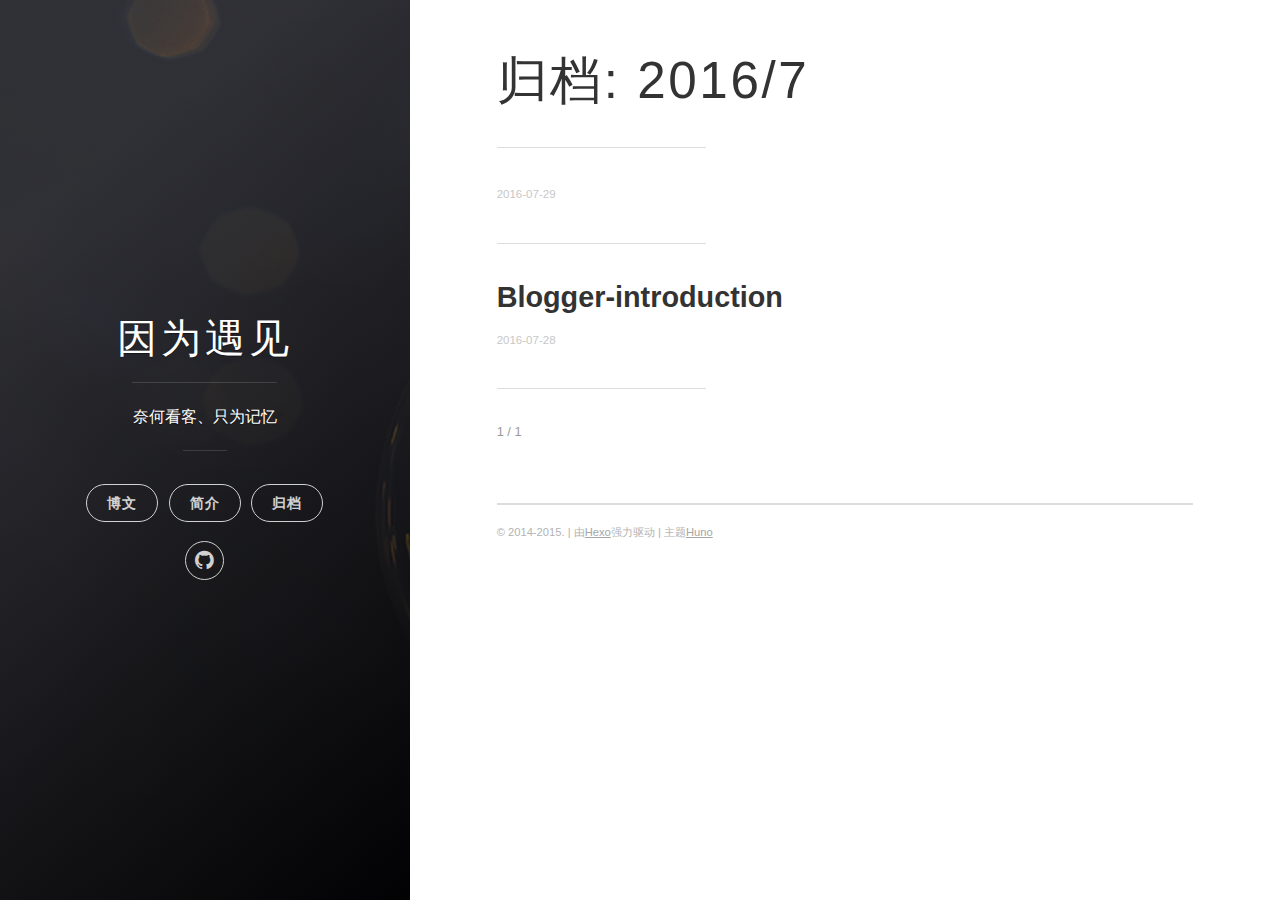
<file: archives/2016/07/index.html>
<!DOCTYPE html>
<html>
<head>
    <meta charset="utf-8">
    <meta http-equiv="X-UA-Compatible" content="chrome=1">

    

    <title>
      归档: 2016/7 
    </title>

    <meta name="viewport" content="width=device-width, initial-scale=1, maximum-scale=1, user-scalable=no">
    
      <meta name="author" content="June drizzle">
    
    

    <meta name="description" content="途经生活、学习足迹">
<meta property="og:type" content="website">
<meta property="og:title" content="归档: 2016/7">
<meta property="og:url" content="http://june-drizzle.github.io/archives/2016/07/index.html">
<meta property="og:site_name" content="因为遇见">
<meta property="og:description" content="途经生活、学习足迹">
<meta name="twitter:card" content="summary">
<meta name="twitter:title" content="归档: 2016/7">
<meta name="twitter:description" content="途经生活、学习足迹">
    
    
    
      <link rel="icon" type="image/x-icon" href="/favicon.png">
    
    <link rel="stylesheet" href="/css/uno.css">
    <link rel="stylesheet" href="/css/highlight.css">
    <link rel="stylesheet" href="/css/archive.css">
    <link rel="stylesheet" href="/css/china-social-icon.css">

</head>
<body>

    <span class="mobile btn-mobile-menu">
        <i class="icon icon-list btn-mobile-menu__icon"></i>
        <i class="icon icon-x-circle btn-mobile-close__icon hidden"></i>
    </span>

    

<header class="panel-cover panel-cover--collapsed">


  <div class="panel-main">

  
    <div class="panel-main__inner panel-inverted">
    <div class="panel-main__content">

        

        <h1 class="panel-cover__title panel-title"><a href="/" title="link to homepage">因为遇见</a></h1>
        <hr class="panel-cover__divider" />

        
        <p class="panel-cover__description">
          奈何看客、只为记忆
        </p>
        <hr class="panel-cover__divider panel-cover__divider--secondary" />
        

        <div class="navigation-wrapper">

          <nav class="cover-navigation cover-navigation--primary">
            <ul class="navigation">

              
                
                <li class="navigation__item"><a href="/#blog" title="" class="blog-button">博文</a></li>
              
                
                <li class="navigation__item"><a href="/about" title="" class="">简介</a></li>
              
                
                <li class="navigation__item"><a href="/archive" title="" class="">归档</a></li>
              

            </ul>
          </nav>

          <!-- ----------------------------
To add a new social icon simply duplicate one of the list items from below
and change the class in the <i> tag to match the desired social network
and then add your link to the <a>. Here is a full list of social network
classes that you can use:

    icon-social-500px
    icon-social-behance
    icon-social-delicious
    icon-social-designer-news
    icon-social-deviant-art
    icon-social-digg
    icon-social-dribbble
    icon-social-facebook
    icon-social-flickr
    icon-social-forrst
    icon-social-foursquare
    icon-social-github
    icon-social-google-plus
    icon-social-hi5
    icon-social-instagram
    icon-social-lastfm
    icon-social-linkedin
    icon-social-medium
    icon-social-myspace
    icon-social-path
    icon-social-pinterest
    icon-social-rdio
    icon-social-reddit
    icon-social-skype
    icon-social-spotify
    icon-social-stack-overflow
    icon-social-steam
    icon-social-stumbleupon
    icon-social-treehouse
    icon-social-tumblr
    icon-social-twitter
    icon-social-vimeo
    icon-social-xbox
    icon-social-yelp
    icon-social-youtube
    icon-social-zerply
    icon-mail

-------------------------------->

<!-- add social info here -->



<nav class="cover-navigation navigation--social">
  <ul class="navigation">

    
      <!-- Github -->
  <!--
      <li class="navigation__item">
        <a href="https://github.com/june-drizzle" title="Huno on GitHub">
          <i class='icon icon-social-github'></i>
          <span class="label">GitHub</span>
        </a>
      </li>
    
	-->	
    <!-- China social icon -->
  
    
	<li class="navigation__item">
		<a href="https://github.com/june-drizzle"title="Drizzle on GitHub">
			<i class='icon icon-social-github'></i>
			<span class="label">GitHub</span>
		</a>
	</li>

<!--
      <li class="navigation__item">
        <a href="" title="">
          <i class='icon cs-icon-douban'></i>
          <span class="label">Douban</span>
        </a>
      </li>

      <li class="navigation__item">
        <a href="" title="">
          <i class='icon cs-icon-weibo'></i>
          <span class="label">Weibo</span>
        </a>
      </li>

--> 



  </ul>
</nav>



        </div>

      </div>

    </div>

    <div class="panel-cover--overlay"></div>
  </div>
</header>

    <div class="content-wrapper">
        <div class="content-wrapper__inner entry">
            


  <h1 class="archive-title">归档: 2016/7</h1>
  <hr class="post-list__divider" />


<div class="main-post-list">
    <ol class="post-list">
    
    
    <li>

      <h2 class="post-list__post-title post-title">
        <a href="/2016/07/29/introduction/" title="link to "></a>
      </h2>

      <div class="post-list__meta">

        <time datetime="2016-07-29" class="post-list__meta--date date">2016-07-29</time> 
      </div>

      <div class="excerpt">
        
      </div>

      <hr class="post-list__divider" />
    </li>
    
    <li>

      <h2 class="post-list__post-title post-title">
        <a href="/2016/07/28/index/" title="link to Blogger-introduction">Blogger-introduction</a>
      </h2>

      <div class="post-list__meta">

        <time datetime="2016-07-28" class="post-list__meta--date date">2016-07-28</time> 
      </div>

      <div class="excerpt">
        
      </div>

      <hr class="post-list__divider" />
    </li>
    
  </ol>

  <hr class="post-list__divider " />

<nav class="pagination" role="navigation">
    

    <span class="pagination__page-number"> 1 / 1</span>
    
    
</nav>


</div>
            <footer class="footer">

    <span class="footer__copyright">&copy; 2014-2015. | 由<a href="https://hexo.io/">Hexo</a>强力驱动 | 主题<a href="https://github.com/someus/huno">Huno</a></span>
    
</footer>
        </div>
    </div>

    <!-- js files -->
    <script src="/js/jquery.min.js"></script>
    <script src="/js/main.js"></script>
    <script src="/js/scale.fix.js"></script>
    

    

    <script type="text/javascript" src="//cdn.mathjax.org/mathjax/latest/MathJax.js?config=TeX-AMS-MML_HTMLorMML"></script>
    <script type="text/javascript"> 
        $(document).ready(function(){
            MathJax.Hub.Config({ 
                tex2jax: {inlineMath: [['[latex]','[/latex]'], ['\\(','\\)']]} 
            });
        });
    </script>


    
    
    
    <!--kill ie6 -->
<!--[if IE 6]>
  <script src="//letskillie6.googlecode.com/svn/trunk/2/zh_CN.js"></script>
<![endif]-->

</body>
</html>
</file>
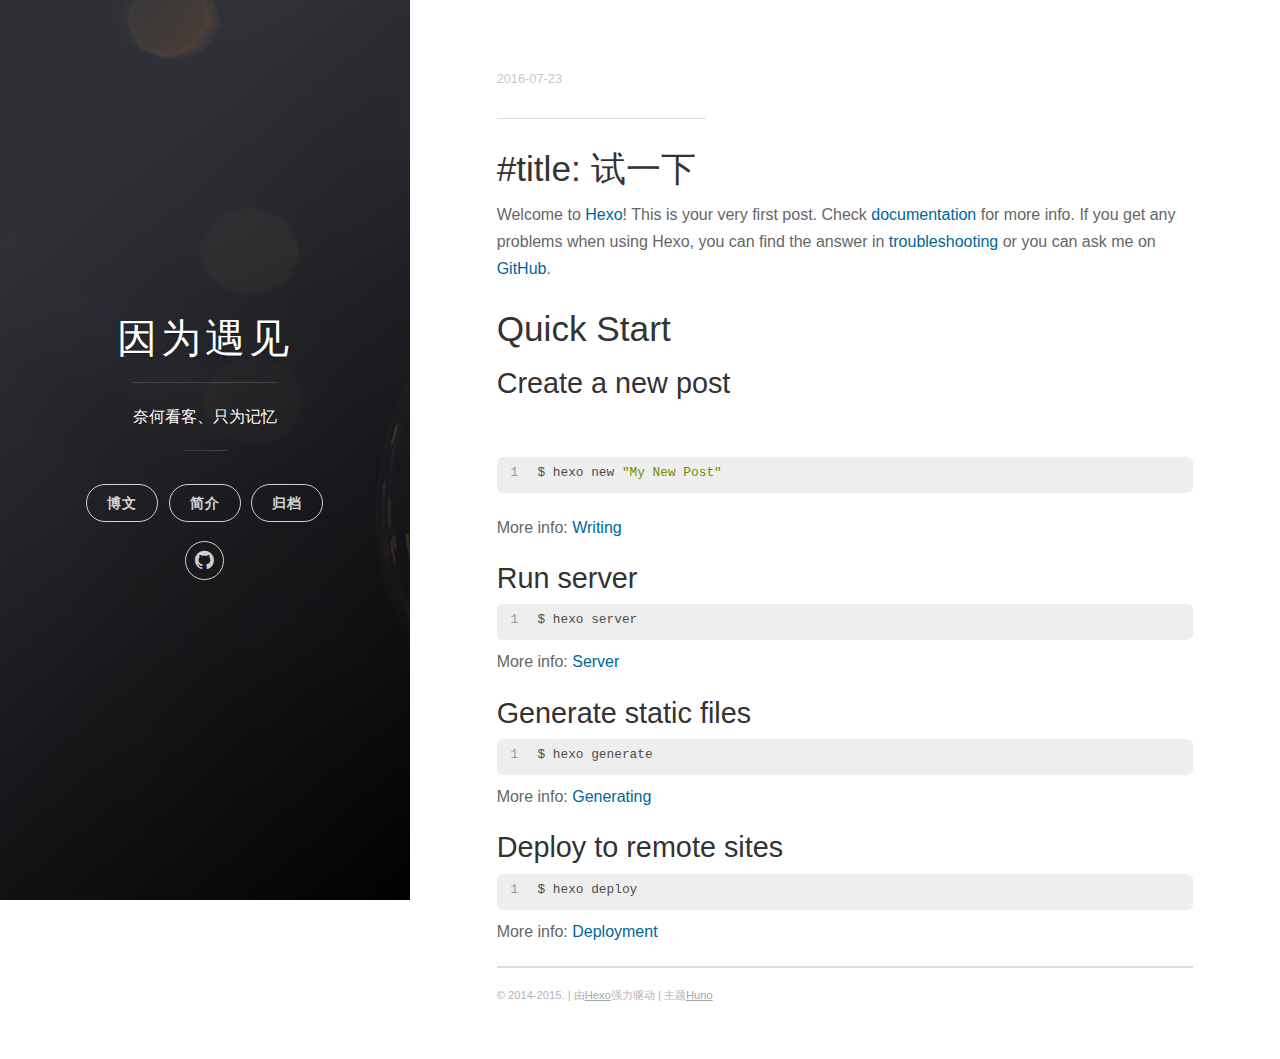
<file: 2016/07/23/hello-world/index.html>
<!DOCTYPE html>
<html>
<head>
    <meta charset="utf-8">
    <meta http-equiv="X-UA-Compatible" content="chrome=1">

    

    <title>
       | 因为遇见 
    </title>

    <meta name="viewport" content="width=device-width, initial-scale=1, maximum-scale=1, user-scalable=no">
    
      <meta name="author" content="June drizzle">
    
    

    <meta name="description" content="#title: 试一下Welcome to Hexo! This is your very first post. Check documentation for more info. If you get any problems when using Hexo, you can find the answer in troubleshooting or you can ask me on G">
<meta property="og:type" content="article">
<meta property="og:title" content=" | 因为遇见">
<meta property="og:url" content="http://june-drizzle.github.io/2016/07/23/hello-world/index.html">
<meta property="og:site_name" content="因为遇见">
<meta property="og:description" content="#title: 试一下Welcome to Hexo! This is your very first post. Check documentation for more info. If you get any problems when using Hexo, you can find the answer in troubleshooting or you can ask me on G">
<meta property="og:updated_time" content="2016-07-28T08:36:52.113Z">
<meta name="twitter:card" content="summary">
<meta name="twitter:title" content=" | 因为遇见">
<meta name="twitter:description" content="#title: 试一下Welcome to Hexo! This is your very first post. Check documentation for more info. If you get any problems when using Hexo, you can find the answer in troubleshooting or you can ask me on G">
    
    
    
      <link rel="icon" type="image/x-icon" href="/favicon.png">
    
    <link rel="stylesheet" href="/css/uno.css">
    <link rel="stylesheet" href="/css/highlight.css">
    <link rel="stylesheet" href="/css/archive.css">
    <link rel="stylesheet" href="/css/china-social-icon.css">

</head>
<body>

    <span class="mobile btn-mobile-menu">
        <i class="icon icon-list btn-mobile-menu__icon"></i>
        <i class="icon icon-x-circle btn-mobile-close__icon hidden"></i>
    </span>

    

<header class="panel-cover panel-cover--collapsed">


  <div class="panel-main">

  
    <div class="panel-main__inner panel-inverted">
    <div class="panel-main__content">

        

        <h1 class="panel-cover__title panel-title"><a href="/" title="link to homepage">因为遇见</a></h1>
        <hr class="panel-cover__divider" />

        
        <p class="panel-cover__description">
          奈何看客、只为记忆
        </p>
        <hr class="panel-cover__divider panel-cover__divider--secondary" />
        

        <div class="navigation-wrapper">

          <nav class="cover-navigation cover-navigation--primary">
            <ul class="navigation">

              
                
                <li class="navigation__item"><a href="/#blog" title="" class="blog-button">博文</a></li>
              
                
                <li class="navigation__item"><a href="/about" title="" class="">简介</a></li>
              
                
                <li class="navigation__item"><a href="/archive" title="" class="">归档</a></li>
              

            </ul>
          </nav>

          <!-- ----------------------------
To add a new social icon simply duplicate one of the list items from below
and change the class in the <i> tag to match the desired social network
and then add your link to the <a>. Here is a full list of social network
classes that you can use:

    icon-social-500px
    icon-social-behance
    icon-social-delicious
    icon-social-designer-news
    icon-social-deviant-art
    icon-social-digg
    icon-social-dribbble
    icon-social-facebook
    icon-social-flickr
    icon-social-forrst
    icon-social-foursquare
    icon-social-github
    icon-social-google-plus
    icon-social-hi5
    icon-social-instagram
    icon-social-lastfm
    icon-social-linkedin
    icon-social-medium
    icon-social-myspace
    icon-social-path
    icon-social-pinterest
    icon-social-rdio
    icon-social-reddit
    icon-social-skype
    icon-social-spotify
    icon-social-stack-overflow
    icon-social-steam
    icon-social-stumbleupon
    icon-social-treehouse
    icon-social-tumblr
    icon-social-twitter
    icon-social-vimeo
    icon-social-xbox
    icon-social-yelp
    icon-social-youtube
    icon-social-zerply
    icon-mail

-------------------------------->

<!-- add social info here -->



<nav class="cover-navigation navigation--social">
  <ul class="navigation">

    
      <!-- Github -->
  <!--
      <li class="navigation__item">
        <a href="https://github.com/june-drizzle" title="Huno on GitHub">
          <i class='icon icon-social-github'></i>
          <span class="label">GitHub</span>
        </a>
      </li>
    
	-->	
    <!-- China social icon -->
  
    
	<li class="navigation__item">
		<a href="https://github.com/june-drizzle"title="Drizzle on GitHub">
			<i class='icon icon-social-github'></i>
			<span class="label">GitHub</span>
		</a>
	</li>

<!--
      <li class="navigation__item">
        <a href="" title="">
          <i class='icon cs-icon-douban'></i>
          <span class="label">Douban</span>
        </a>
      </li>

      <li class="navigation__item">
        <a href="" title="">
          <i class='icon cs-icon-weibo'></i>
          <span class="label">Weibo</span>
        </a>
      </li>

--> 



  </ul>
</nav>



        </div>

      </div>

    </div>

    <div class="panel-cover--overlay"></div>
  </div>
</header>

    <div class="content-wrapper">
        <div class="content-wrapper__inner entry">
            

<article class="post-container post-container--single">

  <header class="post-header">
    
    <h1 class="post-title"></h1>

    

    <div class="post-meta">
      <time datetime="2016-07-23" class="post-meta__date date">2016-07-23</time> 

      <span class="post-meta__tags tags">

          

          

      </span>
    </div>
    
    

  </header>

  <section id="post-content" class="article-content post">
    <hr>
<h2 id="title-试一下"><a href="#title-试一下" class="headerlink" title="#title: 试一下"></a>#title: 试一下</h2><p>Welcome to <a href="https://hexo.io/" target="_blank" rel="external">Hexo</a>! This is your very first post. Check <a href="https://hexo.io/docs/" target="_blank" rel="external">documentation</a> for more info. If you get any problems when using Hexo, you can find the answer in <a href="https://hexo.io/docs/troubleshooting.html" target="_blank" rel="external">troubleshooting</a> or you can ask me on <a href="https://github.com/hexojs/hexo/issues" target="_blank" rel="external">GitHub</a>.</p>
<h2 id="Quick-Start"><a href="#Quick-Start" class="headerlink" title="Quick Start"></a>Quick Start</h2><h3 id="Create-a-new-post"><a href="#Create-a-new-post" class="headerlink" title="Create a new post"></a>Create a new post</h3><p><a img="" src="" alt="有一张图"><a><br><figure class="highlight bash"><table><tr><td class="gutter"><pre><div class="line">1</div></pre></td><td class="code"><pre><div class="line">$ hexo new <span class="string">"My New Post"</span></div></pre></td></tr></table></figure></a></a></p>
<p>More info: <a href="https://hexo.io/docs/writing.html" target="_blank" rel="external">Writing</a></p>
<h3 id="Run-server"><a href="#Run-server" class="headerlink" title="Run server"></a>Run server</h3><figure class="highlight bash"><table><tr><td class="gutter"><pre><div class="line">1</div></pre></td><td class="code"><pre><div class="line">$ hexo server</div></pre></td></tr></table></figure>
<p>More info: <a href="https://hexo.io/docs/server.html" target="_blank" rel="external">Server</a></p>
<h3 id="Generate-static-files"><a href="#Generate-static-files" class="headerlink" title="Generate static files"></a>Generate static files</h3><figure class="highlight bash"><table><tr><td class="gutter"><pre><div class="line">1</div></pre></td><td class="code"><pre><div class="line">$ hexo generate</div></pre></td></tr></table></figure>
<p>More info: <a href="https://hexo.io/docs/generating.html" target="_blank" rel="external">Generating</a></p>
<h3 id="Deploy-to-remote-sites"><a href="#Deploy-to-remote-sites" class="headerlink" title="Deploy to remote sites"></a>Deploy to remote sites</h3><figure class="highlight bash"><table><tr><td class="gutter"><pre><div class="line">1</div></pre></td><td class="code"><pre><div class="line">$ hexo deploy</div></pre></td></tr></table></figure>
<p>More info: <a href="https://hexo.io/docs/deployment.html" target="_blank" rel="external">Deployment</a></p>

  </section>

  
  
</article>


            <footer class="footer">

    <span class="footer__copyright">&copy; 2014-2015. | 由<a href="https://hexo.io/">Hexo</a>强力驱动 | 主题<a href="https://github.com/someus/huno">Huno</a></span>
    
</footer>
        </div>
    </div>

    <!-- js files -->
    <script src="/js/jquery.min.js"></script>
    <script src="/js/main.js"></script>
    <script src="/js/scale.fix.js"></script>
    

    

    <script type="text/javascript" src="//cdn.mathjax.org/mathjax/latest/MathJax.js?config=TeX-AMS-MML_HTMLorMML"></script>
    <script type="text/javascript"> 
        $(document).ready(function(){
            MathJax.Hub.Config({ 
                tex2jax: {inlineMath: [['[latex]','[/latex]'], ['\\(','\\)']]} 
            });
        });
    </script>


    

    <script src="/js/awesome-toc.min.js"></script>
    <script>
        $(document).ready(function(){
            $.awesome_toc({
                overlay: true,
                contentId: "post-content",
            });
        });
    </script>


    
    
    <!--kill ie6 -->
<!--[if IE 6]>
  <script src="//letskillie6.googlecode.com/svn/trunk/2/zh_CN.js"></script>
<![endif]-->

</body>
</html>
</file>
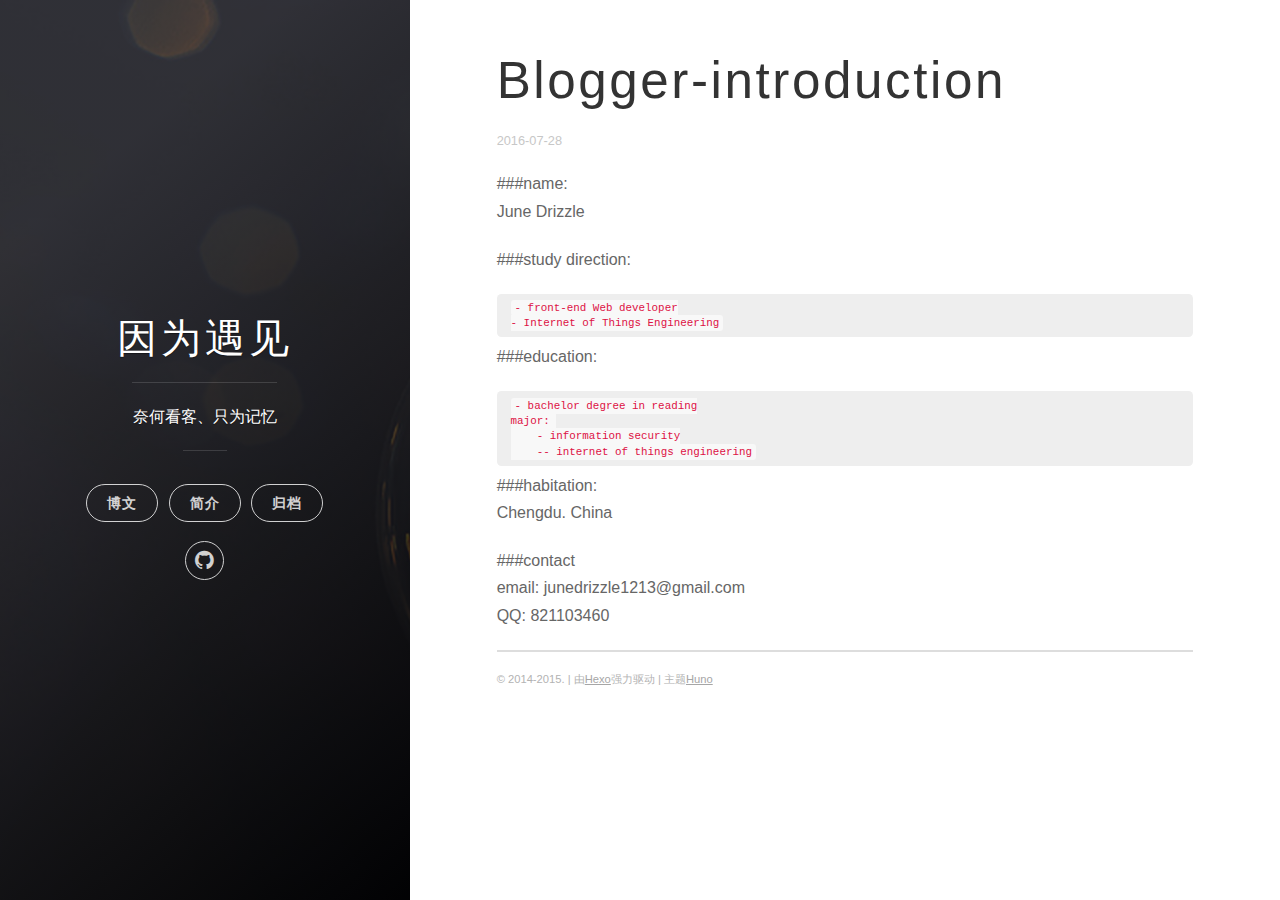
<file: 2016/07/28/index/index.html>
<!DOCTYPE html>
<html>
<head>
    <meta charset="utf-8">
    <meta http-equiv="X-UA-Compatible" content="chrome=1">

    

    <title>
      Blogger-introduction | 因为遇见 
    </title>

    <meta name="viewport" content="width=device-width, initial-scale=1, maximum-scale=1, user-scalable=no">
    
      <meta name="author" content="June drizzle">
    
    

    <meta name="description" content="###name:        June Drizzle
###study direction:
- front-end Web developer
- Internet of Things Engineering
###education:
- bachelor degree in reading
major: 
    - information security
    -- interne">
<meta property="og:type" content="article">
<meta property="og:title" content="Blogger-introduction | 因为遇见">
<meta property="og:url" content="http://june-drizzle.github.io/2016/07/28/index/index.html">
<meta property="og:site_name" content="因为遇见">
<meta property="og:description" content="###name:        June Drizzle
###study direction:
- front-end Web developer
- Internet of Things Engineering
###education:
- bachelor degree in reading
major: 
    - information security
    -- interne">
<meta property="og:updated_time" content="2016-07-28T12:14:24.240Z">
<meta name="twitter:card" content="summary">
<meta name="twitter:title" content="Blogger-introduction | 因为遇见">
<meta name="twitter:description" content="###name:        June Drizzle
###study direction:
- front-end Web developer
- Internet of Things Engineering
###education:
- bachelor degree in reading
major: 
    - information security
    -- interne">
    
    
    
      <link rel="icon" type="image/x-icon" href="/favicon.png">
    
    <link rel="stylesheet" href="/css/uno.css">
    <link rel="stylesheet" href="/css/highlight.css">
    <link rel="stylesheet" href="/css/archive.css">
    <link rel="stylesheet" href="/css/china-social-icon.css">

</head>
<body>

    <span class="mobile btn-mobile-menu">
        <i class="icon icon-list btn-mobile-menu__icon"></i>
        <i class="icon icon-x-circle btn-mobile-close__icon hidden"></i>
    </span>

    

<header class="panel-cover panel-cover--collapsed">


  <div class="panel-main">

  
    <div class="panel-main__inner panel-inverted">
    <div class="panel-main__content">

        

        <h1 class="panel-cover__title panel-title"><a href="/" title="link to homepage">因为遇见</a></h1>
        <hr class="panel-cover__divider" />

        
        <p class="panel-cover__description">
          奈何看客、只为记忆
        </p>
        <hr class="panel-cover__divider panel-cover__divider--secondary" />
        

        <div class="navigation-wrapper">

          <nav class="cover-navigation cover-navigation--primary">
            <ul class="navigation">

              
                
                <li class="navigation__item"><a href="/#blog" title="" class="blog-button">博文</a></li>
              
                
                <li class="navigation__item"><a href="/about" title="" class="">简介</a></li>
              
                
                <li class="navigation__item"><a href="/archive" title="" class="">归档</a></li>
              

            </ul>
          </nav>

          <!-- ----------------------------
To add a new social icon simply duplicate one of the list items from below
and change the class in the <i> tag to match the desired social network
and then add your link to the <a>. Here is a full list of social network
classes that you can use:

    icon-social-500px
    icon-social-behance
    icon-social-delicious
    icon-social-designer-news
    icon-social-deviant-art
    icon-social-digg
    icon-social-dribbble
    icon-social-facebook
    icon-social-flickr
    icon-social-forrst
    icon-social-foursquare
    icon-social-github
    icon-social-google-plus
    icon-social-hi5
    icon-social-instagram
    icon-social-lastfm
    icon-social-linkedin
    icon-social-medium
    icon-social-myspace
    icon-social-path
    icon-social-pinterest
    icon-social-rdio
    icon-social-reddit
    icon-social-skype
    icon-social-spotify
    icon-social-stack-overflow
    icon-social-steam
    icon-social-stumbleupon
    icon-social-treehouse
    icon-social-tumblr
    icon-social-twitter
    icon-social-vimeo
    icon-social-xbox
    icon-social-yelp
    icon-social-youtube
    icon-social-zerply
    icon-mail

-------------------------------->

<!-- add social info here -->



<nav class="cover-navigation navigation--social">
  <ul class="navigation">

    
      <!-- Github -->
  <!--
      <li class="navigation__item">
        <a href="https://github.com/june-drizzle" title="Huno on GitHub">
          <i class='icon icon-social-github'></i>
          <span class="label">GitHub</span>
        </a>
      </li>
    
	-->	
    <!-- China social icon -->
  
    
	<li class="navigation__item">
		<a href="https://github.com/june-drizzle"title="Drizzle on GitHub">
			<i class='icon icon-social-github'></i>
			<span class="label">GitHub</span>
		</a>
	</li>

<!--
      <li class="navigation__item">
        <a href="" title="">
          <i class='icon cs-icon-douban'></i>
          <span class="label">Douban</span>
        </a>
      </li>

      <li class="navigation__item">
        <a href="" title="">
          <i class='icon cs-icon-weibo'></i>
          <span class="label">Weibo</span>
        </a>
      </li>

--> 



  </ul>
</nav>



        </div>

      </div>

    </div>

    <div class="panel-cover--overlay"></div>
  </div>
</header>

    <div class="content-wrapper">
        <div class="content-wrapper__inner entry">
            

<article class="post-container post-container--single">

  <header class="post-header">
    
    <h1 class="post-title">Blogger-introduction</h1>

    

    <div class="post-meta">
      <time datetime="2016-07-28" class="post-meta__date date">2016-07-28</time> 

      <span class="post-meta__tags tags">

          

          

      </span>
    </div>
    
    

  </header>

  <section id="post-content" class="article-content post">
    <p>###name:<br>        June Drizzle</p>
<p>###study direction:</p>
<pre><code>- front-end Web developer
- Internet of Things Engineering
</code></pre><p>###education:</p>
<pre><code>- bachelor degree in reading
major: 
    - information security
    -- internet of things engineering
</code></pre><p>###habitation:<br>        Chengdu. China</p>
<p>###contact<br>        email: junedrizzle1213@gmail.com<br>        QQ: 821103460</p>

  </section>

  
  
</article>


            <footer class="footer">

    <span class="footer__copyright">&copy; 2014-2015. | 由<a href="https://hexo.io/">Hexo</a>强力驱动 | 主题<a href="https://github.com/someus/huno">Huno</a></span>
    
</footer>
        </div>
    </div>

    <!-- js files -->
    <script src="/js/jquery.min.js"></script>
    <script src="/js/main.js"></script>
    <script src="/js/scale.fix.js"></script>
    

    

    <script type="text/javascript" src="//cdn.mathjax.org/mathjax/latest/MathJax.js?config=TeX-AMS-MML_HTMLorMML"></script>
    <script type="text/javascript"> 
        $(document).ready(function(){
            MathJax.Hub.Config({ 
                tex2jax: {inlineMath: [['[latex]','[/latex]'], ['\\(','\\)']]} 
            });
        });
    </script>


    

    <script src="/js/awesome-toc.min.js"></script>
    <script>
        $(document).ready(function(){
            $.awesome_toc({
                overlay: true,
                contentId: "post-content",
            });
        });
    </script>


    
    
    <!--kill ie6 -->
<!--[if IE 6]>
  <script src="//letskillie6.googlecode.com/svn/trunk/2/zh_CN.js"></script>
<![endif]-->

</body>
</html>
</file>
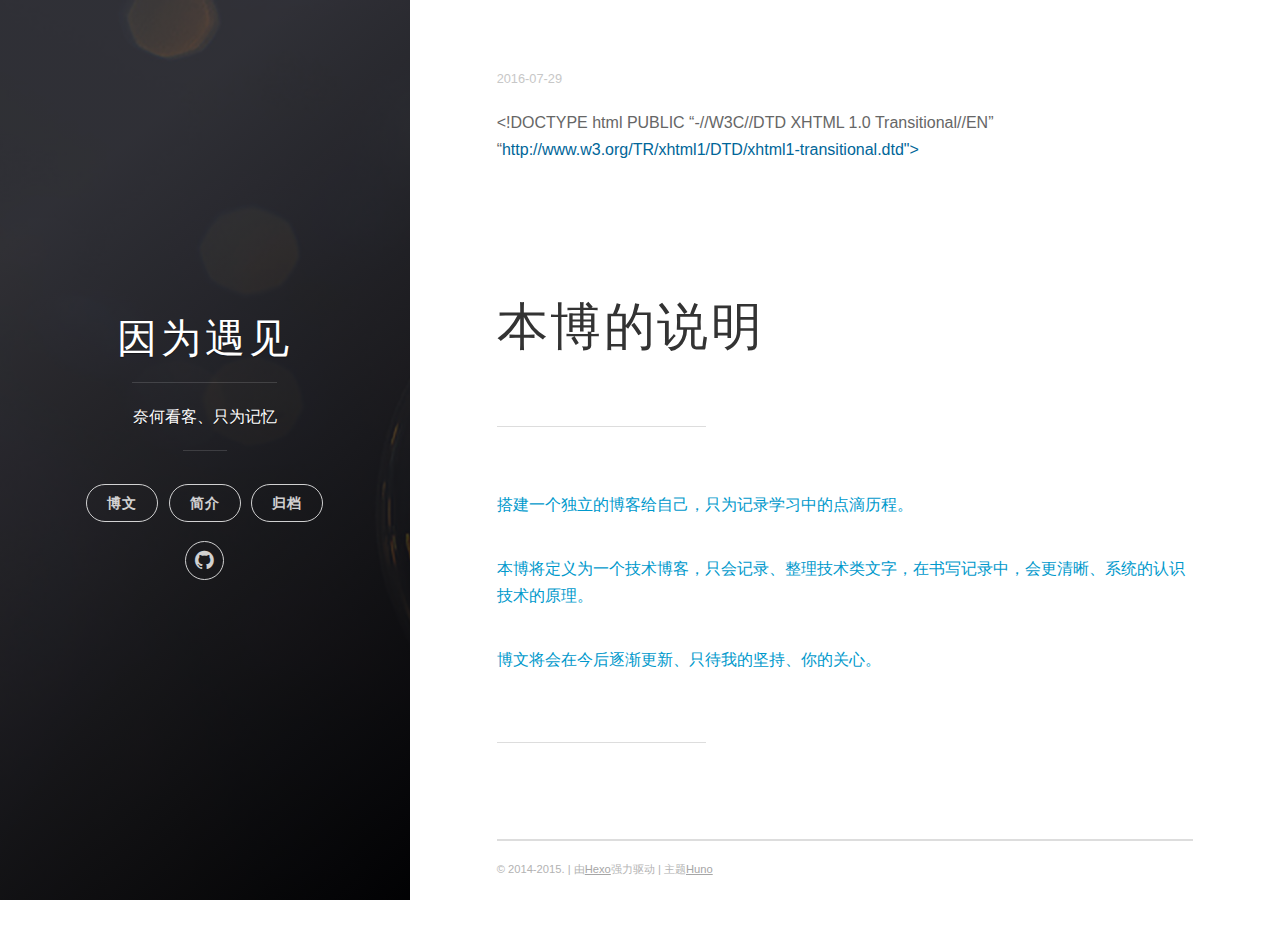
<file: 2016/07/29/declaration/index.html>
<!DOCTYPE html>
<html>
<head>
    <meta charset="utf-8">
    <meta http-equiv="X-UA-Compatible" content="chrome=1">

    

    <title>
       | 因为遇见 
    </title>

    <meta name="viewport" content="width=device-width, initial-scale=1, maximum-scale=1, user-scalable=no">
    
      <meta name="author" content="June drizzle">
    
    

    <meta name="description" content="&amp;lt;!DOCTYPE html PUBLIC “-//W3C//DTD XHTML 1.0 Transitional//EN” “http://www.w3.org/TR/xhtml1/DTD/xhtml1-transitional.dtd&amp;quot;&amp;gt;
关于博文的声明本博的说明搭建一个独立的博客给自己，只为记录学习中的点滴历程。本博将定义为一个技术博客，只会记录、整理技术类文字，在书写">
<meta property="og:type" content="article">
<meta property="og:title" content=" | 因为遇见">
<meta property="og:url" content="http://june-drizzle.github.io/2016/07/29/declaration/index.html">
<meta property="og:site_name" content="因为遇见">
<meta property="og:description" content="&amp;lt;!DOCTYPE html PUBLIC “-//W3C//DTD XHTML 1.0 Transitional//EN” “http://www.w3.org/TR/xhtml1/DTD/xhtml1-transitional.dtd&amp;quot;&amp;gt;
关于博文的声明本博的说明搭建一个独立的博客给自己，只为记录学习中的点滴历程。本博将定义为一个技术博客，只会记录、整理技术类文字，在书写">
<meta property="og:updated_time" content="2016-07-28T18:36:13.467Z">
<meta name="twitter:card" content="summary">
<meta name="twitter:title" content=" | 因为遇见">
<meta name="twitter:description" content="&amp;lt;!DOCTYPE html PUBLIC “-//W3C//DTD XHTML 1.0 Transitional//EN” “http://www.w3.org/TR/xhtml1/DTD/xhtml1-transitional.dtd&amp;quot;&amp;gt;
关于博文的声明本博的说明搭建一个独立的博客给自己，只为记录学习中的点滴历程。本博将定义为一个技术博客，只会记录、整理技术类文字，在书写">
    
    
    
      <link rel="icon" type="image/x-icon" href="/favicon.png">
    
    <link rel="stylesheet" href="/css/uno.css">
    <link rel="stylesheet" href="/css/highlight.css">
    <link rel="stylesheet" href="/css/archive.css">
    <link rel="stylesheet" href="/css/china-social-icon.css">

</head>
<body>

    <span class="mobile btn-mobile-menu">
        <i class="icon icon-list btn-mobile-menu__icon"></i>
        <i class="icon icon-x-circle btn-mobile-close__icon hidden"></i>
    </span>

    

<header class="panel-cover panel-cover--collapsed">


  <div class="panel-main">

  
    <div class="panel-main__inner panel-inverted">
    <div class="panel-main__content">

        

        <h1 class="panel-cover__title panel-title"><a href="/" title="link to homepage">因为遇见</a></h1>
        <hr class="panel-cover__divider" />

        
        <p class="panel-cover__description">
          奈何看客、只为记忆
        </p>
        <hr class="panel-cover__divider panel-cover__divider--secondary" />
        

        <div class="navigation-wrapper">

          <nav class="cover-navigation cover-navigation--primary">
            <ul class="navigation">

              
                
                <li class="navigation__item"><a href="/#blog" title="" class="blog-button">博文</a></li>
              
                
                <li class="navigation__item"><a href="/about" title="" class="">简介</a></li>
              
                
                <li class="navigation__item"><a href="/archive" title="" class="">归档</a></li>
              

            </ul>
          </nav>

          <!-- ----------------------------
To add a new social icon simply duplicate one of the list items from below
and change the class in the <i> tag to match the desired social network
and then add your link to the <a>. Here is a full list of social network
classes that you can use:

    icon-social-500px
    icon-social-behance
    icon-social-delicious
    icon-social-designer-news
    icon-social-deviant-art
    icon-social-digg
    icon-social-dribbble
    icon-social-facebook
    icon-social-flickr
    icon-social-forrst
    icon-social-foursquare
    icon-social-github
    icon-social-google-plus
    icon-social-hi5
    icon-social-instagram
    icon-social-lastfm
    icon-social-linkedin
    icon-social-medium
    icon-social-myspace
    icon-social-path
    icon-social-pinterest
    icon-social-rdio
    icon-social-reddit
    icon-social-skype
    icon-social-spotify
    icon-social-stack-overflow
    icon-social-steam
    icon-social-stumbleupon
    icon-social-treehouse
    icon-social-tumblr
    icon-social-twitter
    icon-social-vimeo
    icon-social-xbox
    icon-social-yelp
    icon-social-youtube
    icon-social-zerply
    icon-mail

-------------------------------->

<!-- add social info here -->



<nav class="cover-navigation navigation--social">
  <ul class="navigation">

    
      <!-- Github -->
  <!--
      <li class="navigation__item">
        <a href="https://github.com/june-drizzle" title="Huno on GitHub">
          <i class='icon icon-social-github'></i>
          <span class="label">GitHub</span>
        </a>
      </li>
    
	-->	
    <!-- China social icon -->
  
    
	<li class="navigation__item">
		<a href="https://github.com/june-drizzle"title="Drizzle on GitHub">
			<i class='icon icon-social-github'></i>
			<span class="label">GitHub</span>
		</a>
	</li>

<!--
      <li class="navigation__item">
        <a href="" title="">
          <i class='icon cs-icon-douban'></i>
          <span class="label">Douban</span>
        </a>
      </li>

      <li class="navigation__item">
        <a href="" title="">
          <i class='icon cs-icon-weibo'></i>
          <span class="label">Weibo</span>
        </a>
      </li>

--> 



  </ul>
</nav>



        </div>

      </div>

    </div>

    <div class="panel-cover--overlay"></div>
  </div>
</header>

    <div class="content-wrapper">
        <div class="content-wrapper__inner entry">
            

<article class="post-container post-container--single">

  <header class="post-header">
    
    <h1 class="post-title"></h1>

    

    <div class="post-meta">
      <time datetime="2016-07-29" class="post-meta__date date">2016-07-29</time> 

      <span class="post-meta__tags tags">

          

          

      </span>
    </div>
    
    

  </header>

  <section id="post-content" class="article-content post">
    <p>&lt;!DOCTYPE html PUBLIC “-//W3C//DTD XHTML 1.0 Transitional//EN” “<a href="http://www.w3.org/TR/xhtml1/DTD/xhtml1-transitional.dtd&quot;&gt;" target="_blank" rel="external">http://www.w3.org/TR/xhtml1/DTD/xhtml1-transitional.dtd&quot;&gt;</a></p>
<html xmlns="http://www.w3.org/1999/xhtml"><br><head><br><meta http-equiv="Content-Type" content="text/html; charset=utf-8"><br><title>关于博文的声明</title><br></head><br><br><body><font face="汉仪丫丫体简"><br><h1>本博的说明</h1><br><hr><br><font color="#0099CC"><br><p>搭建一个独立的博客给自己，只为记录学习中的点滴历程。</p><br><p>本博将定义为一个技术博客，只会记录、整理技术类文字，在书写记录中，会更清晰、系统的认识技术的原理。</p><br><p> 博文将会在今后逐渐更新、只待我的坚持、你的关心。<br> </p><br> <hr><br> </font><br> </font><br></body><br></html>

  </section>

  
  
</article>


            <footer class="footer">

    <span class="footer__copyright">&copy; 2014-2015. | 由<a href="https://hexo.io/">Hexo</a>强力驱动 | 主题<a href="https://github.com/someus/huno">Huno</a></span>
    
</footer>
        </div>
    </div>

    <!-- js files -->
    <script src="/js/jquery.min.js"></script>
    <script src="/js/main.js"></script>
    <script src="/js/scale.fix.js"></script>
    

    

    <script type="text/javascript" src="//cdn.mathjax.org/mathjax/latest/MathJax.js?config=TeX-AMS-MML_HTMLorMML"></script>
    <script type="text/javascript"> 
        $(document).ready(function(){
            MathJax.Hub.Config({ 
                tex2jax: {inlineMath: [['[latex]','[/latex]'], ['\\(','\\)']]} 
            });
        });
    </script>


    

    <script src="/js/awesome-toc.min.js"></script>
    <script>
        $(document).ready(function(){
            $.awesome_toc({
                overlay: true,
                contentId: "post-content",
            });
        });
    </script>


    
    
    <!--kill ie6 -->
<!--[if IE 6]>
  <script src="//letskillie6.googlecode.com/svn/trunk/2/zh_CN.js"></script>
<![endif]-->

</body>
</html>
</file>
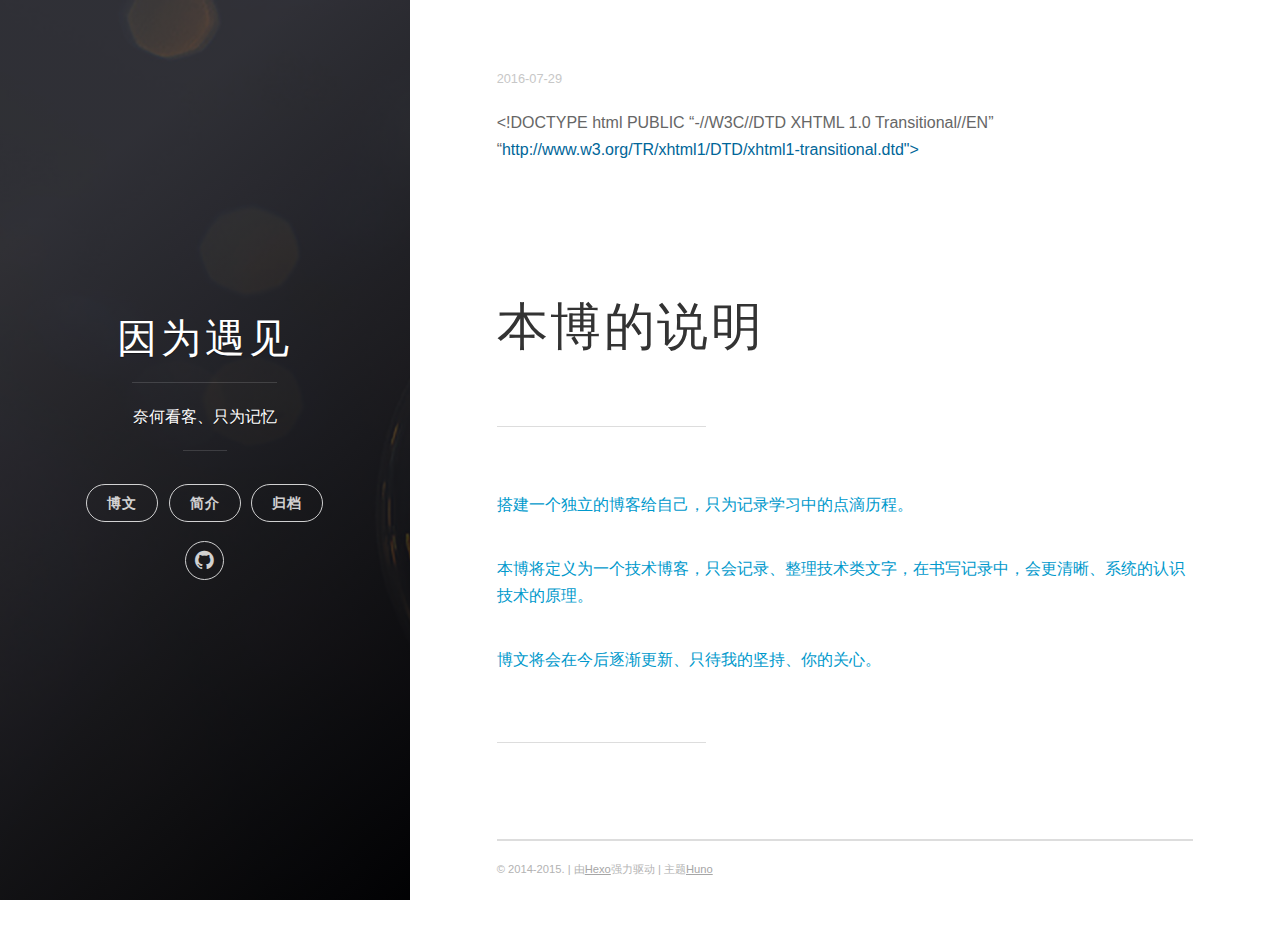
<file: 2016/07/29/index/index.html>
<!DOCTYPE html>
<html>
<head>
    <meta charset="utf-8">
    <meta http-equiv="X-UA-Compatible" content="chrome=1">

    

    <title>
       | 因为遇见 
    </title>

    <meta name="viewport" content="width=device-width, initial-scale=1, maximum-scale=1, user-scalable=no">
    
      <meta name="author" content="June drizzle">
    
    

    <meta name="description" content="&amp;lt;!DOCTYPE html PUBLIC “-//W3C//DTD XHTML 1.0 Transitional//EN” “http://www.w3.org/TR/xhtml1/DTD/xhtml1-transitional.dtd&amp;quot;&amp;gt;
关于博文的声明本博的说明搭建一个独立的博客给自己，只为记录学习中的点滴历程。本博将定义为一个技术博客，只会记录、整理技术类文字，在书写">
<meta property="og:type" content="article">
<meta property="og:title" content=" | 因为遇见">
<meta property="og:url" content="http://june-drizzle.github.io/2016/07/29/index/index.html">
<meta property="og:site_name" content="因为遇见">
<meta property="og:description" content="&amp;lt;!DOCTYPE html PUBLIC “-//W3C//DTD XHTML 1.0 Transitional//EN” “http://www.w3.org/TR/xhtml1/DTD/xhtml1-transitional.dtd&amp;quot;&amp;gt;
关于博文的声明本博的说明搭建一个独立的博客给自己，只为记录学习中的点滴历程。本博将定义为一个技术博客，只会记录、整理技术类文字，在书写">
<meta property="og:updated_time" content="2016-07-28T18:36:13.467Z">
<meta name="twitter:card" content="summary">
<meta name="twitter:title" content=" | 因为遇见">
<meta name="twitter:description" content="&amp;lt;!DOCTYPE html PUBLIC “-//W3C//DTD XHTML 1.0 Transitional//EN” “http://www.w3.org/TR/xhtml1/DTD/xhtml1-transitional.dtd&amp;quot;&amp;gt;
关于博文的声明本博的说明搭建一个独立的博客给自己，只为记录学习中的点滴历程。本博将定义为一个技术博客，只会记录、整理技术类文字，在书写">
    
    
    
      <link rel="icon" type="image/x-icon" href="/favicon.png">
    
    <link rel="stylesheet" href="/css/uno.css">
    <link rel="stylesheet" href="/css/highlight.css">
    <link rel="stylesheet" href="/css/archive.css">
    <link rel="stylesheet" href="/css/china-social-icon.css">

</head>
<body>

    <span class="mobile btn-mobile-menu">
        <i class="icon icon-list btn-mobile-menu__icon"></i>
        <i class="icon icon-x-circle btn-mobile-close__icon hidden"></i>
    </span>

    

<header class="panel-cover panel-cover--collapsed">


  <div class="panel-main">

  
    <div class="panel-main__inner panel-inverted">
    <div class="panel-main__content">

        

        <h1 class="panel-cover__title panel-title"><a href="/" title="link to homepage">因为遇见</a></h1>
        <hr class="panel-cover__divider" />

        
        <p class="panel-cover__description">
          奈何看客、只为记忆
        </p>
        <hr class="panel-cover__divider panel-cover__divider--secondary" />
        

        <div class="navigation-wrapper">

          <nav class="cover-navigation cover-navigation--primary">
            <ul class="navigation">

              
                
                <li class="navigation__item"><a href="/#blog" title="" class="blog-button">博文</a></li>
              
                
                <li class="navigation__item"><a href="/about" title="" class="">简介</a></li>
              
                
                <li class="navigation__item"><a href="/archive" title="" class="">归档</a></li>
              

            </ul>
          </nav>

          <!-- ----------------------------
To add a new social icon simply duplicate one of the list items from below
and change the class in the <i> tag to match the desired social network
and then add your link to the <a>. Here is a full list of social network
classes that you can use:

    icon-social-500px
    icon-social-behance
    icon-social-delicious
    icon-social-designer-news
    icon-social-deviant-art
    icon-social-digg
    icon-social-dribbble
    icon-social-facebook
    icon-social-flickr
    icon-social-forrst
    icon-social-foursquare
    icon-social-github
    icon-social-google-plus
    icon-social-hi5
    icon-social-instagram
    icon-social-lastfm
    icon-social-linkedin
    icon-social-medium
    icon-social-myspace
    icon-social-path
    icon-social-pinterest
    icon-social-rdio
    icon-social-reddit
    icon-social-skype
    icon-social-spotify
    icon-social-stack-overflow
    icon-social-steam
    icon-social-stumbleupon
    icon-social-treehouse
    icon-social-tumblr
    icon-social-twitter
    icon-social-vimeo
    icon-social-xbox
    icon-social-yelp
    icon-social-youtube
    icon-social-zerply
    icon-mail

-------------------------------->

<!-- add social info here -->



<nav class="cover-navigation navigation--social">
  <ul class="navigation">

    
      <!-- Github -->
  <!--
      <li class="navigation__item">
        <a href="https://github.com/june-drizzle" title="Huno on GitHub">
          <i class='icon icon-social-github'></i>
          <span class="label">GitHub</span>
        </a>
      </li>
    
	-->	
    <!-- China social icon -->
  
    
	<li class="navigation__item">
		<a href="https://github.com/june-drizzle"title="Drizzle on GitHub">
			<i class='icon icon-social-github'></i>
			<span class="label">GitHub</span>
		</a>
	</li>

<!--
      <li class="navigation__item">
        <a href="" title="">
          <i class='icon cs-icon-douban'></i>
          <span class="label">Douban</span>
        </a>
      </li>

      <li class="navigation__item">
        <a href="" title="">
          <i class='icon cs-icon-weibo'></i>
          <span class="label">Weibo</span>
        </a>
      </li>

--> 



  </ul>
</nav>



        </div>

      </div>

    </div>

    <div class="panel-cover--overlay"></div>
  </div>
</header>

    <div class="content-wrapper">
        <div class="content-wrapper__inner entry">
            

<article class="post-container post-container--single">

  <header class="post-header">
    
    <h1 class="post-title"></h1>

    

    <div class="post-meta">
      <time datetime="2016-07-29" class="post-meta__date date">2016-07-29</time> 

      <span class="post-meta__tags tags">

          

          

      </span>
    </div>
    
    

  </header>

  <section id="post-content" class="article-content post">
    <p>&lt;!DOCTYPE html PUBLIC “-//W3C//DTD XHTML 1.0 Transitional//EN” “<a href="http://www.w3.org/TR/xhtml1/DTD/xhtml1-transitional.dtd&quot;&gt;" target="_blank" rel="external">http://www.w3.org/TR/xhtml1/DTD/xhtml1-transitional.dtd&quot;&gt;</a></p>
<html xmlns="http://www.w3.org/1999/xhtml"><br><head><br><meta http-equiv="Content-Type" content="text/html; charset=utf-8"><br><title>关于博文的声明</title><br></head><br><br><body><font face="汉仪丫丫体简"><br><h1>本博的说明</h1><br><hr><br><font color="#0099CC"><br><p>搭建一个独立的博客给自己，只为记录学习中的点滴历程。</p><br><p>本博将定义为一个技术博客，只会记录、整理技术类文字，在书写记录中，会更清晰、系统的认识技术的原理。</p><br><p> 博文将会在今后逐渐更新、只待我的坚持、你的关心。<br> </p><br> <hr><br> </font><br> </font><br></body><br></html>

  </section>

  
  
</article>


            <footer class="footer">

    <span class="footer__copyright">&copy; 2014-2015. | 由<a href="https://hexo.io/">Hexo</a>强力驱动 | 主题<a href="https://github.com/someus/huno">Huno</a></span>
    
</footer>
        </div>
    </div>

    <!-- js files -->
    <script src="/js/jquery.min.js"></script>
    <script src="/js/main.js"></script>
    <script src="/js/scale.fix.js"></script>
    

    

    <script type="text/javascript" src="//cdn.mathjax.org/mathjax/latest/MathJax.js?config=TeX-AMS-MML_HTMLorMML"></script>
    <script type="text/javascript"> 
        $(document).ready(function(){
            MathJax.Hub.Config({ 
                tex2jax: {inlineMath: [['[latex]','[/latex]'], ['\\(','\\)']]} 
            });
        });
    </script>


    

    <script src="/js/awesome-toc.min.js"></script>
    <script>
        $(document).ready(function(){
            $.awesome_toc({
                overlay: true,
                contentId: "post-content",
            });
        });
    </script>


    
    
    <!--kill ie6 -->
<!--[if IE 6]>
  <script src="//letskillie6.googlecode.com/svn/trunk/2/zh_CN.js"></script>
<![endif]-->

</body>
</html>
</file>
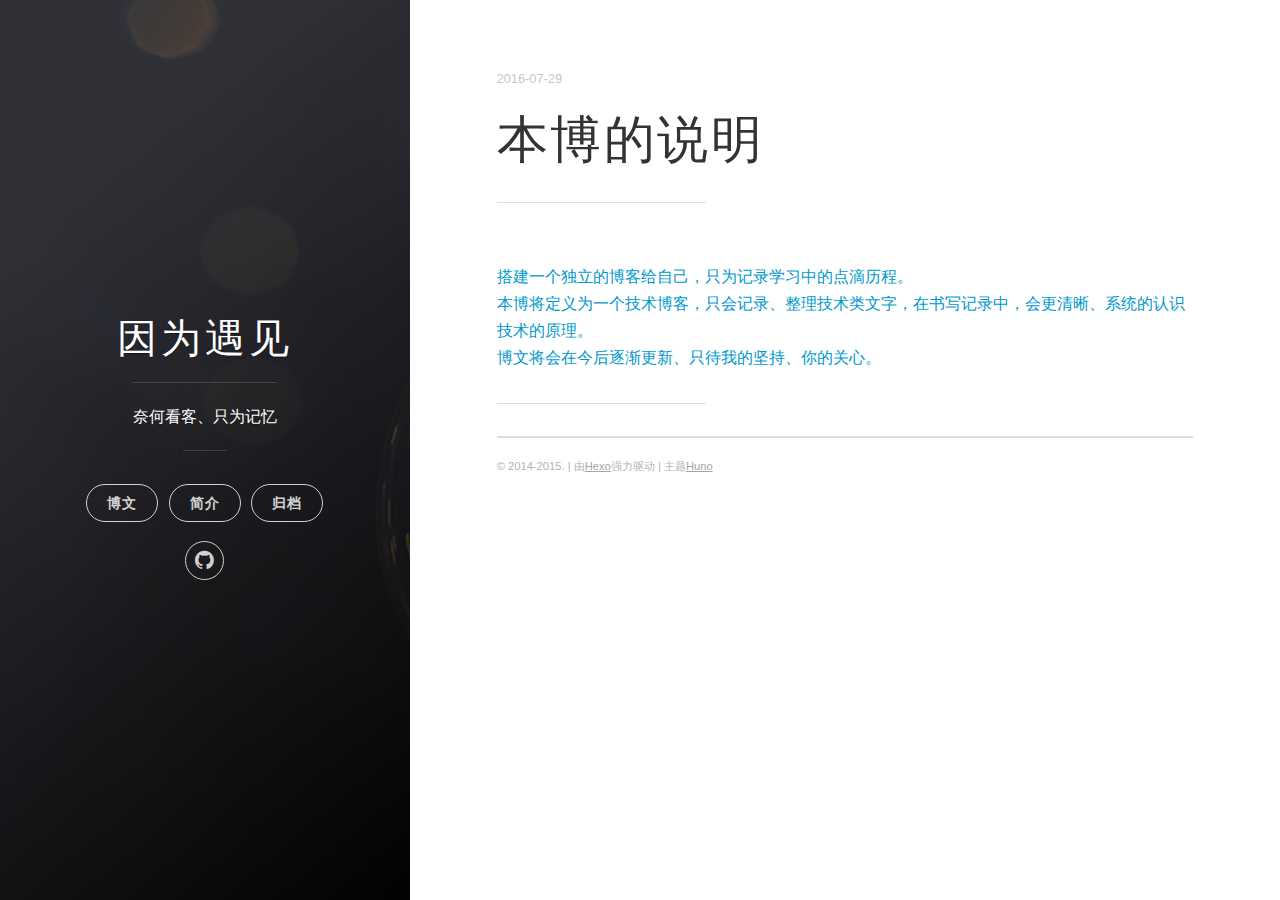
<file: 2016/07/29/index1/index.html>
<!DOCTYPE html>
<html>
<head>
    <meta charset="utf-8">
    <meta http-equiv="X-UA-Compatible" content="chrome=1">

    

    <title>
       | 因为遇见 
    </title>

    <meta name="viewport" content="width=device-width, initial-scale=1, maximum-scale=1, user-scalable=no">
    
      <meta name="author" content="June drizzle">
    
    

    <meta name="description" content="本博的说明
搭建一个独立的博客给自己，只为记录学习中的点滴历程。本博将定义为一个技术博客，只会记录、整理技术类文字，在书写记录中，会更清晰、系统的认识技术的原理。博文将会在今后逐渐更新、只待我的坚持、你的关心。">
<meta property="og:type" content="article">
<meta property="og:title" content=" | 因为遇见">
<meta property="og:url" content="http://june-drizzle.github.io/2016/07/29/index1/index.html">
<meta property="og:site_name" content="因为遇见">
<meta property="og:description" content="本博的说明
搭建一个独立的博客给自己，只为记录学习中的点滴历程。本博将定义为一个技术博客，只会记录、整理技术类文字，在书写记录中，会更清晰、系统的认识技术的原理。博文将会在今后逐渐更新、只待我的坚持、你的关心。">
<meta property="og:updated_time" content="2016-07-31T16:08:21.624Z">
<meta name="twitter:card" content="summary">
<meta name="twitter:title" content=" | 因为遇见">
<meta name="twitter:description" content="本博的说明
搭建一个独立的博客给自己，只为记录学习中的点滴历程。本博将定义为一个技术博客，只会记录、整理技术类文字，在书写记录中，会更清晰、系统的认识技术的原理。博文将会在今后逐渐更新、只待我的坚持、你的关心。">
    
    
    
      <link rel="icon" type="image/x-icon" href="/favicon.png">
    
    <link rel="stylesheet" href="/css/uno.css">
    <link rel="stylesheet" href="/css/highlight.css">
    <link rel="stylesheet" href="/css/archive.css">
    <link rel="stylesheet" href="/css/china-social-icon.css">

</head>
<body>

    <span class="mobile btn-mobile-menu">
        <i class="icon icon-list btn-mobile-menu__icon"></i>
        <i class="icon icon-x-circle btn-mobile-close__icon hidden"></i>
    </span>

    

<header class="panel-cover panel-cover--collapsed">


  <div class="panel-main">

  
    <div class="panel-main__inner panel-inverted">
    <div class="panel-main__content">

        

        <h1 class="panel-cover__title panel-title"><a href="/" title="link to homepage">因为遇见</a></h1>
        <hr class="panel-cover__divider" />

        
        <p class="panel-cover__description">
          奈何看客、只为记忆
        </p>
        <hr class="panel-cover__divider panel-cover__divider--secondary" />
        

        <div class="navigation-wrapper">

          <nav class="cover-navigation cover-navigation--primary">
            <ul class="navigation">

              
                
                <li class="navigation__item"><a href="/#blog" title="" class="blog-button">博文</a></li>
              
                
                <li class="navigation__item"><a href="/about" title="" class="">简介</a></li>
              
                
                <li class="navigation__item"><a href="/archive" title="" class="">归档</a></li>
              

            </ul>
          </nav>

          <!-- ----------------------------
To add a new social icon simply duplicate one of the list items from below
and change the class in the <i> tag to match the desired social network
and then add your link to the <a>. Here is a full list of social network
classes that you can use:

    icon-social-500px
    icon-social-behance
    icon-social-delicious
    icon-social-designer-news
    icon-social-deviant-art
    icon-social-digg
    icon-social-dribbble
    icon-social-facebook
    icon-social-flickr
    icon-social-forrst
    icon-social-foursquare
    icon-social-github
    icon-social-google-plus
    icon-social-hi5
    icon-social-instagram
    icon-social-lastfm
    icon-social-linkedin
    icon-social-medium
    icon-social-myspace
    icon-social-path
    icon-social-pinterest
    icon-social-rdio
    icon-social-reddit
    icon-social-skype
    icon-social-spotify
    icon-social-stack-overflow
    icon-social-steam
    icon-social-stumbleupon
    icon-social-treehouse
    icon-social-tumblr
    icon-social-twitter
    icon-social-vimeo
    icon-social-xbox
    icon-social-yelp
    icon-social-youtube
    icon-social-zerply
    icon-mail

-------------------------------->

<!-- add social info here -->



<nav class="cover-navigation navigation--social">
  <ul class="navigation">

    
      <!-- Github -->
  <!--
      <li class="navigation__item">
        <a href="https://github.com/june-drizzle" title="Huno on GitHub">
          <i class='icon icon-social-github'></i>
          <span class="label">GitHub</span>
        </a>
      </li>
    
	-->	
    <!-- China social icon -->
  
    
	<li class="navigation__item">
		<a href="https://github.com/june-drizzle"title="Drizzle on GitHub">
			<i class='icon icon-social-github'></i>
			<span class="label">GitHub</span>
		</a>
	</li>

<!--
      <li class="navigation__item">
        <a href="" title="">
          <i class='icon cs-icon-douban'></i>
          <span class="label">Douban</span>
        </a>
      </li>

      <li class="navigation__item">
        <a href="" title="">
          <i class='icon cs-icon-weibo'></i>
          <span class="label">Weibo</span>
        </a>
      </li>

--> 



  </ul>
</nav>



        </div>

      </div>

    </div>

    <div class="panel-cover--overlay"></div>
  </div>
</header>

    <div class="content-wrapper">
        <div class="content-wrapper__inner entry">
            

<article class="post-container post-container--single">

  <header class="post-header">
    
    <h1 class="post-title"></h1>

    

    <div class="post-meta">
      <time datetime="2016-07-29" class="post-meta__date date">2016-07-29</time> 

      <span class="post-meta__tags tags">

          

          

      </span>
    </div>
    
    

  </header>

  <section id="post-content" class="article-content post">
    <h1 id="本博的说明"><a href="#本博的说明" class="headerlink" title="本博的说明"></a>本博的说明</h1><hr>
<p><font color="#0099CC"><br>搭建一个独立的博客给自己，只为记录学习中的点滴历程。<br>本博将定义为一个技术博客，只会记录、整理技术类文字，在书写记录中，会更清晰、系统的认识技术的原理。<br>博文将会在今后逐渐更新、只待我的坚持、你的关心。</font></p>
<hr>

  </section>

  
  
</article>


            <footer class="footer">

    <span class="footer__copyright">&copy; 2014-2015. | 由<a href="https://hexo.io/">Hexo</a>强力驱动 | 主题<a href="https://github.com/someus/huno">Huno</a></span>
    
</footer>
        </div>
    </div>

    <!-- js files -->
    <script src="/js/jquery.min.js"></script>
    <script src="/js/main.js"></script>
    <script src="/js/scale.fix.js"></script>
    

    

    <script type="text/javascript" src="//cdn.mathjax.org/mathjax/latest/MathJax.js?config=TeX-AMS-MML_HTMLorMML"></script>
    <script type="text/javascript"> 
        $(document).ready(function(){
            MathJax.Hub.Config({ 
                tex2jax: {inlineMath: [['[latex]','[/latex]'], ['\\(','\\)']]} 
            });
        });
    </script>


    

    <script src="/js/awesome-toc.min.js"></script>
    <script>
        $(document).ready(function(){
            $.awesome_toc({
                overlay: true,
                contentId: "post-content",
            });
        });
    </script>


    
    
    <!--kill ie6 -->
<!--[if IE 6]>
  <script src="//letskillie6.googlecode.com/svn/trunk/2/zh_CN.js"></script>
<![endif]-->

</body>
</html>
</file>
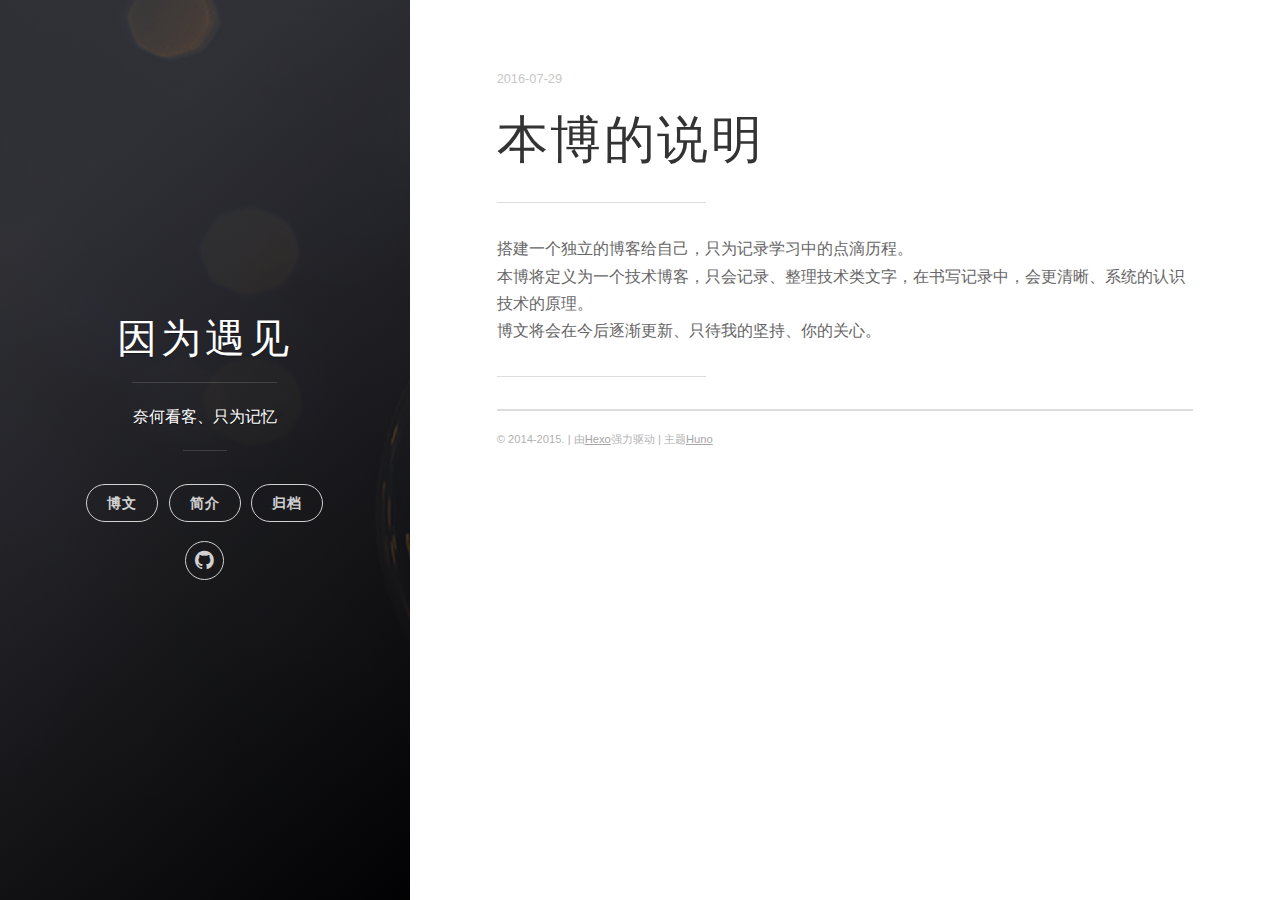
<file: 2016/07/29/introduction/index.html>
<!DOCTYPE html>
<html>
<head>
    <meta charset="utf-8">
    <meta http-equiv="X-UA-Compatible" content="chrome=1">

    

    <title>
       | 因为遇见 
    </title>

    <meta name="viewport" content="width=device-width, initial-scale=1, maximum-scale=1, user-scalable=no">
    
      <meta name="author" content="June drizzle">
    
    

    <meta name="description" content="本博的说明
搭建一个独立的博客给自己，只为记录学习中的点滴历程。本博将定义为一个技术博客，只会记录、整理技术类文字，在书写记录中，会更清晰、系统的认识技术的原理。博文将会在今后逐渐更新、只待我的坚持、你的关心。">
<meta property="og:type" content="article">
<meta property="og:title" content=" | 因为遇见">
<meta property="og:url" content="http://june-drizzle.github.io/2016/07/29/introduction/index.html">
<meta property="og:site_name" content="因为遇见">
<meta property="og:description" content="本博的说明
搭建一个独立的博客给自己，只为记录学习中的点滴历程。本博将定义为一个技术博客，只会记录、整理技术类文字，在书写记录中，会更清晰、系统的认识技术的原理。博文将会在今后逐渐更新、只待我的坚持、你的关心。">
<meta property="og:updated_time" content="2016-07-31T16:13:15.810Z">
<meta name="twitter:card" content="summary">
<meta name="twitter:title" content=" | 因为遇见">
<meta name="twitter:description" content="本博的说明
搭建一个独立的博客给自己，只为记录学习中的点滴历程。本博将定义为一个技术博客，只会记录、整理技术类文字，在书写记录中，会更清晰、系统的认识技术的原理。博文将会在今后逐渐更新、只待我的坚持、你的关心。">
    
    
    
      <link rel="icon" type="image/x-icon" href="/favicon.png">
    
    <link rel="stylesheet" href="/css/uno.css">
    <link rel="stylesheet" href="/css/highlight.css">
    <link rel="stylesheet" href="/css/archive.css">
    <link rel="stylesheet" href="/css/china-social-icon.css">

</head>
<body>

    <span class="mobile btn-mobile-menu">
        <i class="icon icon-list btn-mobile-menu__icon"></i>
        <i class="icon icon-x-circle btn-mobile-close__icon hidden"></i>
    </span>

    

<header class="panel-cover panel-cover--collapsed">


  <div class="panel-main">

  
    <div class="panel-main__inner panel-inverted">
    <div class="panel-main__content">

        

        <h1 class="panel-cover__title panel-title"><a href="/" title="link to homepage">因为遇见</a></h1>
        <hr class="panel-cover__divider" />

        
        <p class="panel-cover__description">
          奈何看客、只为记忆
        </p>
        <hr class="panel-cover__divider panel-cover__divider--secondary" />
        

        <div class="navigation-wrapper">

          <nav class="cover-navigation cover-navigation--primary">
            <ul class="navigation">

              
                
                <li class="navigation__item"><a href="/#blog" title="" class="blog-button">博文</a></li>
              
                
                <li class="navigation__item"><a href="/about" title="" class="">简介</a></li>
              
                
                <li class="navigation__item"><a href="/archive" title="" class="">归档</a></li>
              

            </ul>
          </nav>

          <!-- ----------------------------
To add a new social icon simply duplicate one of the list items from below
and change the class in the <i> tag to match the desired social network
and then add your link to the <a>. Here is a full list of social network
classes that you can use:

    icon-social-500px
    icon-social-behance
    icon-social-delicious
    icon-social-designer-news
    icon-social-deviant-art
    icon-social-digg
    icon-social-dribbble
    icon-social-facebook
    icon-social-flickr
    icon-social-forrst
    icon-social-foursquare
    icon-social-github
    icon-social-google-plus
    icon-social-hi5
    icon-social-instagram
    icon-social-lastfm
    icon-social-linkedin
    icon-social-medium
    icon-social-myspace
    icon-social-path
    icon-social-pinterest
    icon-social-rdio
    icon-social-reddit
    icon-social-skype
    icon-social-spotify
    icon-social-stack-overflow
    icon-social-steam
    icon-social-stumbleupon
    icon-social-treehouse
    icon-social-tumblr
    icon-social-twitter
    icon-social-vimeo
    icon-social-xbox
    icon-social-yelp
    icon-social-youtube
    icon-social-zerply
    icon-mail

-------------------------------->

<!-- add social info here -->



<nav class="cover-navigation navigation--social">
  <ul class="navigation">

    
      <!-- Github -->
  <!--
      <li class="navigation__item">
        <a href="https://github.com/june-drizzle" title="Huno on GitHub">
          <i class='icon icon-social-github'></i>
          <span class="label">GitHub</span>
        </a>
      </li>
    
	-->	
    <!-- China social icon -->
  
    
	<li class="navigation__item">
		<a href="https://github.com/june-drizzle"title="Drizzle on GitHub">
			<i class='icon icon-social-github'></i>
			<span class="label">GitHub</span>
		</a>
	</li>

<!--
      <li class="navigation__item">
        <a href="" title="">
          <i class='icon cs-icon-douban'></i>
          <span class="label">Douban</span>
        </a>
      </li>

      <li class="navigation__item">
        <a href="" title="">
          <i class='icon cs-icon-weibo'></i>
          <span class="label">Weibo</span>
        </a>
      </li>

--> 



  </ul>
</nav>



        </div>

      </div>

    </div>

    <div class="panel-cover--overlay"></div>
  </div>
</header>

    <div class="content-wrapper">
        <div class="content-wrapper__inner entry">
            

<article class="post-container post-container--single">

  <header class="post-header">
    
    <h1 class="post-title"></h1>

    

    <div class="post-meta">
      <time datetime="2016-07-29" class="post-meta__date date">2016-07-29</time> 

      <span class="post-meta__tags tags">

          

          

      </span>
    </div>
    
    

  </header>

  <section id="post-content" class="article-content post">
    <h1 id="本博的说明"><a href="#本博的说明" class="headerlink" title="本博的说明"></a>本博的说明</h1><hr>
<p>搭建一个独立的博客给自己，只为记录学习中的点滴历程。<br>本博将定义为一个技术博客，只会记录、整理技术类文字，在书写记录中，会更清晰、系统的认识技术的原理。<br>博文将会在今后逐渐更新、只待我的坚持、你的关心。</p>
<hr>

  </section>

  
  
</article>


            <footer class="footer">

    <span class="footer__copyright">&copy; 2014-2015. | 由<a href="https://hexo.io/">Hexo</a>强力驱动 | 主题<a href="https://github.com/someus/huno">Huno</a></span>
    
</footer>
        </div>
    </div>

    <!-- js files -->
    <script src="/js/jquery.min.js"></script>
    <script src="/js/main.js"></script>
    <script src="/js/scale.fix.js"></script>
    

    

    <script type="text/javascript" src="//cdn.mathjax.org/mathjax/latest/MathJax.js?config=TeX-AMS-MML_HTMLorMML"></script>
    <script type="text/javascript"> 
        $(document).ready(function(){
            MathJax.Hub.Config({ 
                tex2jax: {inlineMath: [['[latex]','[/latex]'], ['\\(','\\)']]} 
            });
        });
    </script>


    

    <script src="/js/awesome-toc.min.js"></script>
    <script>
        $(document).ready(function(){
            $.awesome_toc({
                overlay: true,
                contentId: "post-content",
            });
        });
    </script>


    
    
    <!--kill ie6 -->
<!--[if IE 6]>
  <script src="//letskillie6.googlecode.com/svn/trunk/2/zh_CN.js"></script>
<![endif]-->

</body>
</html>
</file>
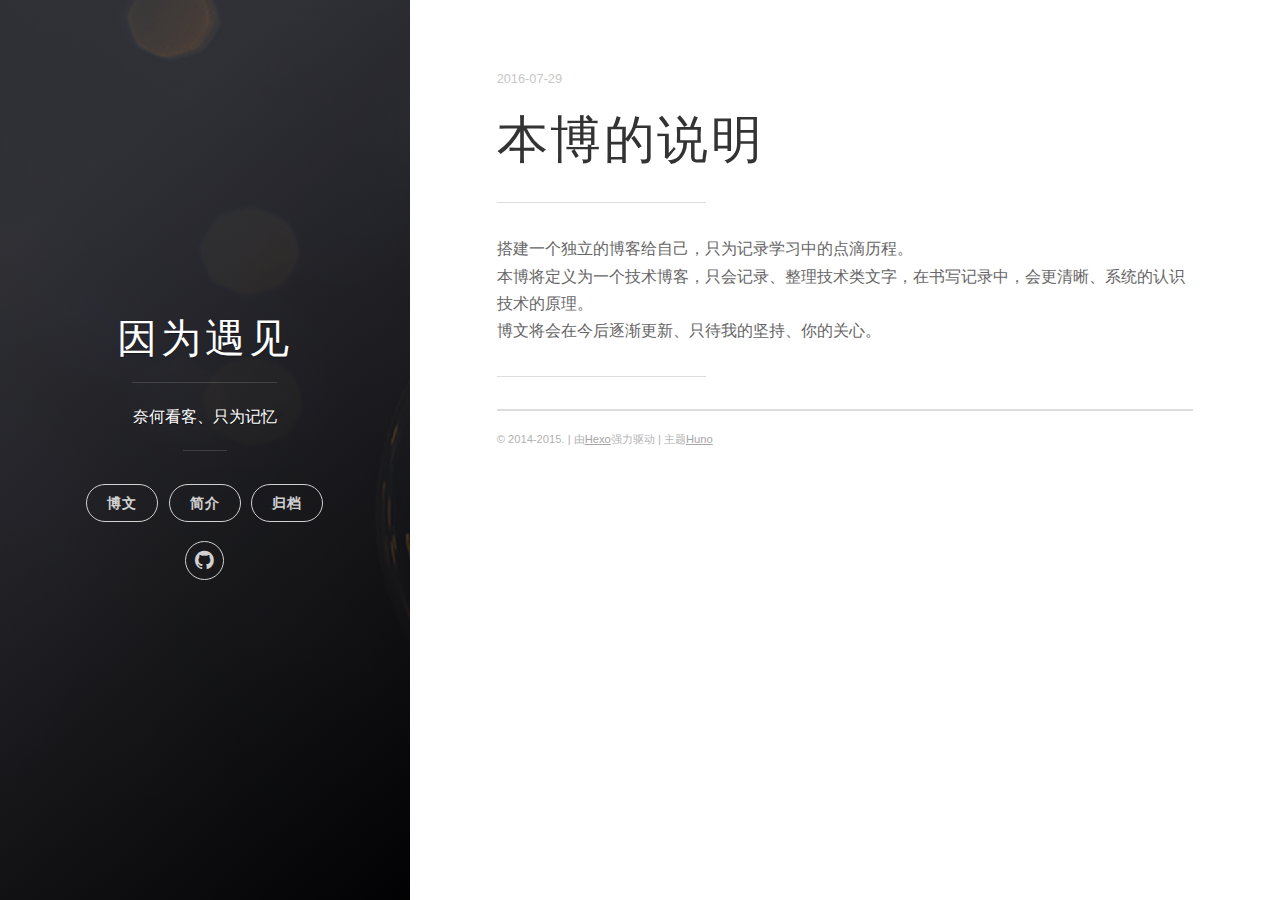
<file: 2016/07/29/声明/index.html>
<!DOCTYPE html>
<html>
<head>
    <meta charset="utf-8">
    <meta http-equiv="X-UA-Compatible" content="chrome=1">

    

    <title>
       | 因为遇见 
    </title>

    <meta name="viewport" content="width=device-width, initial-scale=1, maximum-scale=1, user-scalable=no">
    
      <meta name="author" content="June drizzle">
    
    

    <meta name="description" content="本博的说明
搭建一个独立的博客给自己，只为记录学习中的点滴历程。本博将定义为一个技术博客，只会记录、整理技术类文字，在书写记录中，会更清晰、系统的认识技术的原理。博文将会在今后逐渐更新、只待我的坚持、你的关心。">
<meta property="og:type" content="article">
<meta property="og:title" content=" | 因为遇见">
<meta property="og:url" content="http://june-drizzle.github.io/2016/07/29/声明/index.html">
<meta property="og:site_name" content="因为遇见">
<meta property="og:description" content="本博的说明
搭建一个独立的博客给自己，只为记录学习中的点滴历程。本博将定义为一个技术博客，只会记录、整理技术类文字，在书写记录中，会更清晰、系统的认识技术的原理。博文将会在今后逐渐更新、只待我的坚持、你的关心。">
<meta property="og:updated_time" content="2016-07-31T16:13:15.810Z">
<meta name="twitter:card" content="summary">
<meta name="twitter:title" content=" | 因为遇见">
<meta name="twitter:description" content="本博的说明
搭建一个独立的博客给自己，只为记录学习中的点滴历程。本博将定义为一个技术博客，只会记录、整理技术类文字，在书写记录中，会更清晰、系统的认识技术的原理。博文将会在今后逐渐更新、只待我的坚持、你的关心。">
    
    
    
      <link rel="icon" type="image/x-icon" href="/favicon.png">
    
    <link rel="stylesheet" href="/css/uno.css">
    <link rel="stylesheet" href="/css/highlight.css">
    <link rel="stylesheet" href="/css/archive.css">
    <link rel="stylesheet" href="/css/china-social-icon.css">

</head>
<body>

    <span class="mobile btn-mobile-menu">
        <i class="icon icon-list btn-mobile-menu__icon"></i>
        <i class="icon icon-x-circle btn-mobile-close__icon hidden"></i>
    </span>

    

<header class="panel-cover panel-cover--collapsed">


  <div class="panel-main">

  
    <div class="panel-main__inner panel-inverted">
    <div class="panel-main__content">

        

        <h1 class="panel-cover__title panel-title"><a href="/" title="link to homepage">因为遇见</a></h1>
        <hr class="panel-cover__divider" />

        
        <p class="panel-cover__description">
          奈何看客、只为记忆
        </p>
        <hr class="panel-cover__divider panel-cover__divider--secondary" />
        

        <div class="navigation-wrapper">

          <nav class="cover-navigation cover-navigation--primary">
            <ul class="navigation">

              
                
                <li class="navigation__item"><a href="/#blog" title="" class="blog-button">博文</a></li>
              
                
                <li class="navigation__item"><a href="/about" title="" class="">简介</a></li>
              
                
                <li class="navigation__item"><a href="/archive" title="" class="">归档</a></li>
              

            </ul>
          </nav>

          <!-- ----------------------------
To add a new social icon simply duplicate one of the list items from below
and change the class in the <i> tag to match the desired social network
and then add your link to the <a>. Here is a full list of social network
classes that you can use:

    icon-social-500px
    icon-social-behance
    icon-social-delicious
    icon-social-designer-news
    icon-social-deviant-art
    icon-social-digg
    icon-social-dribbble
    icon-social-facebook
    icon-social-flickr
    icon-social-forrst
    icon-social-foursquare
    icon-social-github
    icon-social-google-plus
    icon-social-hi5
    icon-social-instagram
    icon-social-lastfm
    icon-social-linkedin
    icon-social-medium
    icon-social-myspace
    icon-social-path
    icon-social-pinterest
    icon-social-rdio
    icon-social-reddit
    icon-social-skype
    icon-social-spotify
    icon-social-stack-overflow
    icon-social-steam
    icon-social-stumbleupon
    icon-social-treehouse
    icon-social-tumblr
    icon-social-twitter
    icon-social-vimeo
    icon-social-xbox
    icon-social-yelp
    icon-social-youtube
    icon-social-zerply
    icon-mail

-------------------------------->

<!-- add social info here -->



<nav class="cover-navigation navigation--social">
  <ul class="navigation">

    
      <!-- Github -->
  <!--
      <li class="navigation__item">
        <a href="https://github.com/june-drizzle" title="Huno on GitHub">
          <i class='icon icon-social-github'></i>
          <span class="label">GitHub</span>
        </a>
      </li>
    
	-->	
    <!-- China social icon -->
  
    
	<li class="navigation__item">
		<a href="https://github.com/june-drizzle"title="Drizzle on GitHub">
			<i class='icon icon-social-github'></i>
			<span class="label">GitHub</span>
		</a>
	</li>

<!--
      <li class="navigation__item">
        <a href="" title="">
          <i class='icon cs-icon-douban'></i>
          <span class="label">Douban</span>
        </a>
      </li>

      <li class="navigation__item">
        <a href="" title="">
          <i class='icon cs-icon-weibo'></i>
          <span class="label">Weibo</span>
        </a>
      </li>

--> 



  </ul>
</nav>



        </div>

      </div>

    </div>

    <div class="panel-cover--overlay"></div>
  </div>
</header>

    <div class="content-wrapper">
        <div class="content-wrapper__inner entry">
            

<article class="post-container post-container--single">

  <header class="post-header">
    
    <h1 class="post-title"></h1>

    

    <div class="post-meta">
      <time datetime="2016-07-29" class="post-meta__date date">2016-07-29</time> 

      <span class="post-meta__tags tags">

          

          

      </span>
    </div>
    
    

  </header>

  <section id="post-content" class="article-content post">
    <h1 id="本博的说明"><a href="#本博的说明" class="headerlink" title="本博的说明"></a>本博的说明</h1><hr>
<p>搭建一个独立的博客给自己，只为记录学习中的点滴历程。<br>本博将定义为一个技术博客，只会记录、整理技术类文字，在书写记录中，会更清晰、系统的认识技术的原理。<br>博文将会在今后逐渐更新、只待我的坚持、你的关心。</p>
<hr>

  </section>

  
  
</article>


            <footer class="footer">

    <span class="footer__copyright">&copy; 2014-2015. | 由<a href="https://hexo.io/">Hexo</a>强力驱动 | 主题<a href="https://github.com/someus/huno">Huno</a></span>
    
</footer>
        </div>
    </div>

    <!-- js files -->
    <script src="/js/jquery.min.js"></script>
    <script src="/js/main.js"></script>
    <script src="/js/scale.fix.js"></script>
    

    

    <script type="text/javascript" src="//cdn.mathjax.org/mathjax/latest/MathJax.js?config=TeX-AMS-MML_HTMLorMML"></script>
    <script type="text/javascript"> 
        $(document).ready(function(){
            MathJax.Hub.Config({ 
                tex2jax: {inlineMath: [['[latex]','[/latex]'], ['\\(','\\)']]} 
            });
        });
    </script>


    

    <script src="/js/awesome-toc.min.js"></script>
    <script>
        $(document).ready(function(){
            $.awesome_toc({
                overlay: true,
                contentId: "post-content",
            });
        });
    </script>


    
    
    <!--kill ie6 -->
<!--[if IE 6]>
  <script src="//letskillie6.googlecode.com/svn/trunk/2/zh_CN.js"></script>
<![endif]-->

</body>
</html>
</file>
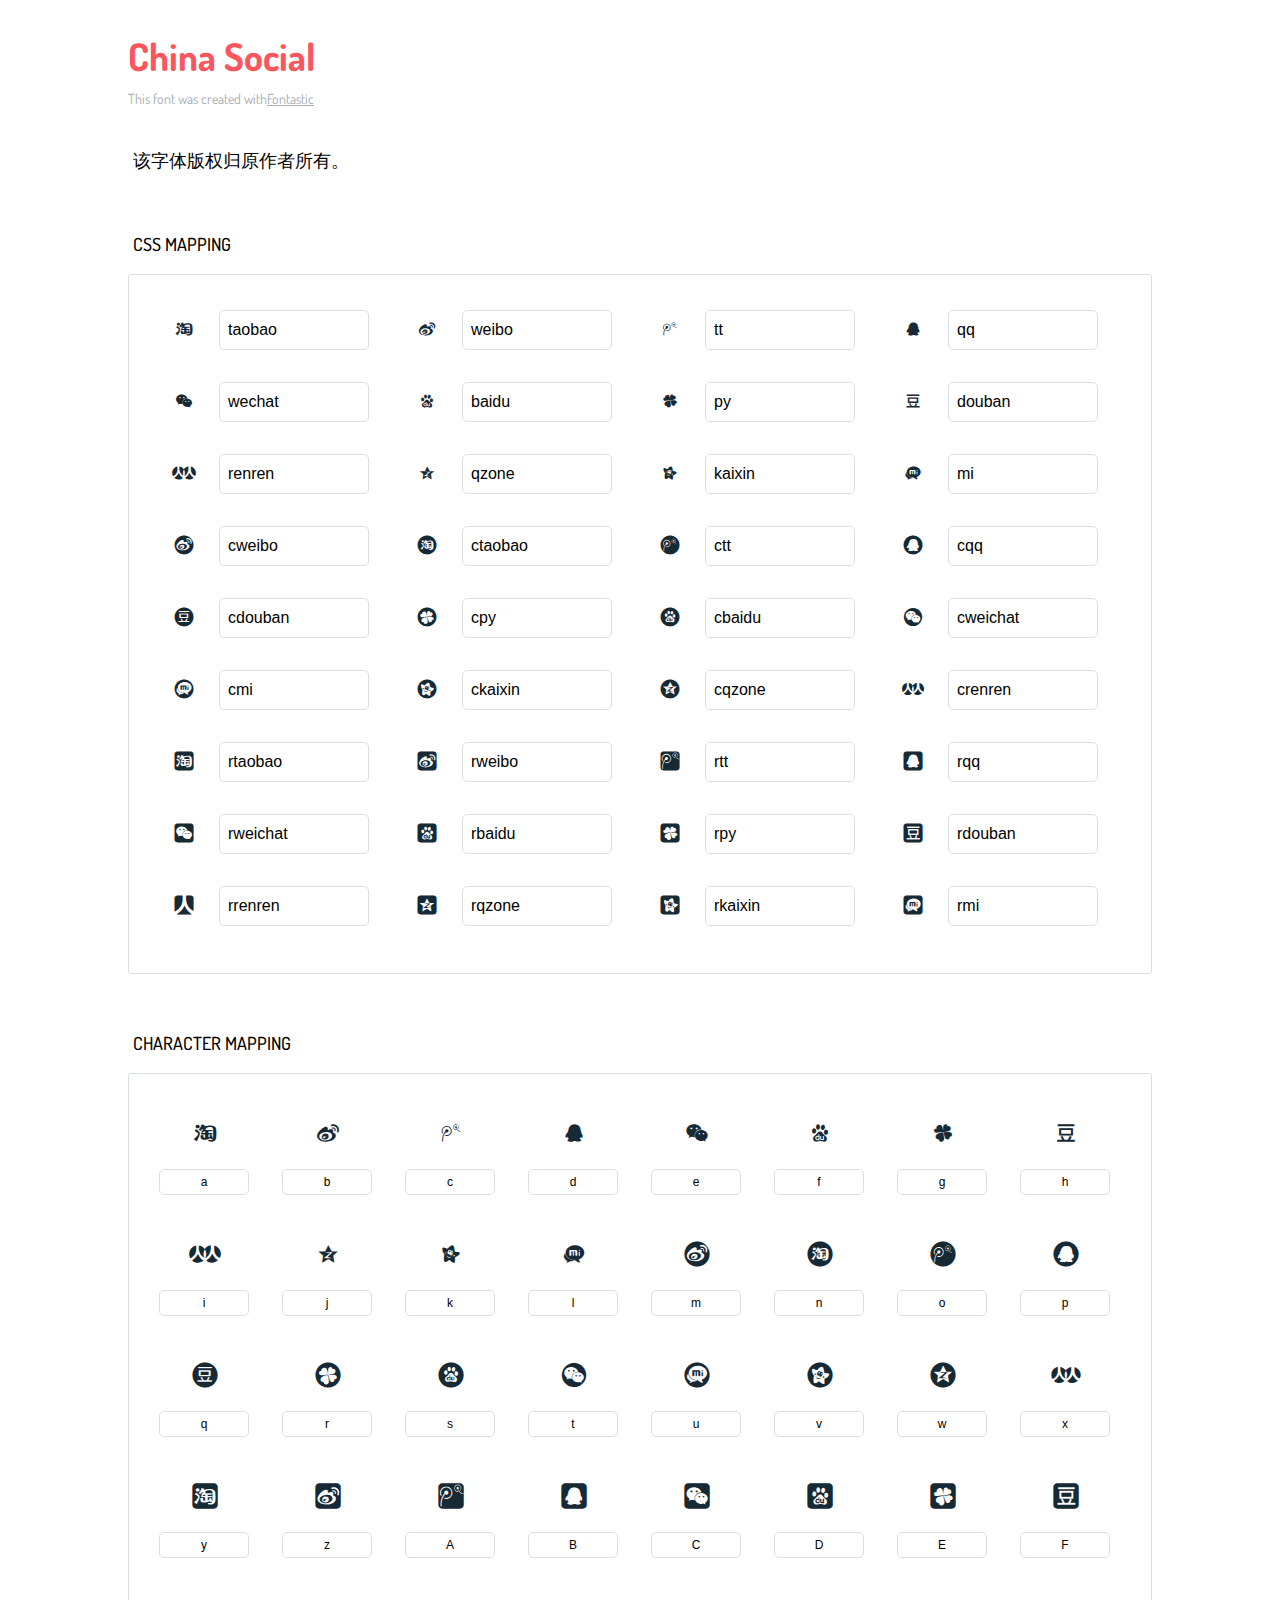
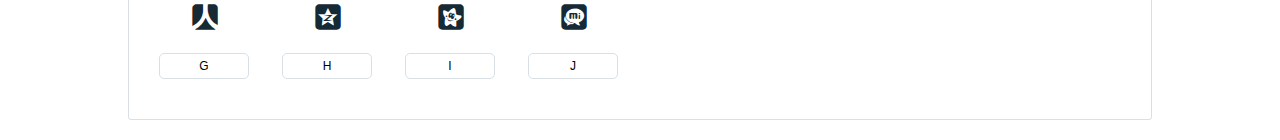
<file: fonts/china-social/readme.html>
<!DOCTYPE html>
<html lang="en">
  <head>
    <meta charset="utf-8">
    <meta http-equiv="X-UA-Compatible" content="IE=edge,chrome=1">
    <meta name="viewport" content="width=device-width,initial-scale=1">
    <title>Font Reference - China Social</title>
    <link href="http://fonts.googleapis.com/css?family=Dosis:400,500,700" rel="stylesheet" type="text/css">
    <link rel="stylesheet" href="../../css/china-social-icon.css">
    <style type="text/css">
      html,body,div,span,applet,object,iframe,h1,h2,h3,h4,h5,h6,p,blockquote,pre,a,abbr,acronym,address,big,cite,code,del,dfn,em,img,ins,kbd,q,s,samp,small,strike,strong,sub,sup,tt,var,dl,dt,dd,ol,ul,li,fieldset,form,label,legend,table,caption,tbody,tfoot,thead,tr,th,td{margin:0;padding:0;border:0;outline:0;font-weight:inherit;font-style:inherit;font-family:inherit;font-size:100%;vertical-align:baseline}
body{line-height:1;color:#000;background:#fff}
ol,ul{list-style:none}
table{border-collapse:separate;border-spacing:0;vertical-align:middle}
caption,th,td{text-align:left;font-weight:normal;vertical-align:middle}
a img{border:none}
*{-webkit-box-sizing:border-box;-moz-box-sizing:border-box;box-sizing:border-box}
body{font-family:'Dosis','Tahoma',sans-serif}
.container{margin:15px auto;width:80%}
h1{margin:40px 0 20px;font-weight:700;font-size:38px;line-height:32px;color:#fb565e}
h2{font-size:18px;padding:0 0 21px 5px;margin:45px 0 0 0;text-transform:uppercase;font-weight:500}
.small{font-size:14px;color:#a5adb4;}
.small a{color:#a5adb4;}
.small a:hover{color:#fb565e}
.glyphs.character-mapping{margin:0 0 20px 0;padding:20px 0 20px 30px;color:rgba(0,0,0,0.5);border:1px solid #d8e0e5;-webkit-border-radius:3px;border-radius:3px;}
.glyphs.character-mapping li{margin:0 30px 20px 0;display:inline-block;width:90px}
.glyphs.character-mapping .icon{margin:10px 0 10px 15px;padding:15px;position:relative;width:55px;height:55px;color:#162a36 !important;overflow:hidden;-webkit-border-radius:3px;border-radius:3px;font-size:32px;}
.glyphs.character-mapping .icon svg{fill:#000}
.glyphs.character-mapping input{margin:0;padding:5px 0;line-height:12px;font-size:12px;display:block;width:100%;border:1px solid #d8e0e5;-webkit-border-radius:5px;border-radius:5px;text-align:center;outline:0;}
.glyphs.character-mapping input:focus{border:1px solid #fbde4a;-webkit-box-shadow:inset 0 0 3px #fbde4a;box-shadow:inset 0 0 3px #fbde4a}
.glyphs.character-mapping input:hover{-webkit-box-shadow:inset 0 0 3px #fbde4a;box-shadow:inset 0 0 3px #fbde4a}
.glyphs.css-mapping{margin:0 0 60px 0;padding:30px 0 20px 30px;color:rgba(0,0,0,0.5);border:1px solid #d8e0e5;-webkit-border-radius:3px;border-radius:3px;}
.glyphs.css-mapping li{margin:0 30px 20px 0;padding:0;display:inline-block;overflow:hidden}
.glyphs.css-mapping .icon{margin:0;margin-right:10px;padding:13px;height:50px;width:50px;color:#162a36 !important;overflow:hidden;float:left;font-size:24px}
.glyphs.css-mapping input{margin:0;margin-top:5px;padding:8px;line-height:16px;font-size:16px;display:block;width:150px;height:40px;border:1px solid #d8e0e5;-webkit-border-radius:5px;border-radius:5px;background:#fff;outline:0;float:right;}
.glyphs.css-mapping input:focus{border:1px solid #fbde4a;-webkit-box-shadow:inset 0 0 3px #fbde4a;box-shadow:inset 0 0 3px #fbde4a}
.glyphs.css-mapping input:hover{-webkit-box-shadow:inset 0 0 3px #fbde4a;box-shadow:inset 0 0 3px #fbde4a}

      
    </style>
  </head>
  <body>
    <div class="container">
      <h1>China Social</h1>
      <p class="small">This font was created with<a href="http://fontastic.me/">Fontastic</a></p>
      <h2>该字体版权归原作者所有。</h2>
      <h2>CSS mapping</h2>
      <ul class="glyphs css-mapping">
        <li>
          <div class="icon cs-icon-taobao"></div>
          <input type="text" readonly="readonly" value="taobao">
        </li>
        <li>
          <div class="icon cs-icon-weibo"></div>
          <input type="text" readonly="readonly" value="weibo">
        </li>
        <li>
          <div class="icon cs-icon-tt"></div>
          <input type="text" readonly="readonly" value="tt">
        </li>
        <li>
          <div class="icon cs-icon-qq"></div>
          <input type="text" readonly="readonly" value="qq">
        </li>
        <li>
          <div class="icon cs-icon-wechat"></div>
          <input type="text" readonly="readonly" value="wechat">
        </li>
        <li>
          <div class="icon cs-icon-baidu"></div>
          <input type="text" readonly="readonly" value="baidu">
        </li>
        <li>
          <div class="icon cs-icon-py"></div>
          <input type="text" readonly="readonly" value="py">
        </li>
        <li>
          <div class="icon cs-icon-douban"></div>
          <input type="text" readonly="readonly" value="douban">
        </li>
        <li>
          <div class="icon cs-icon-renren"></div>
          <input type="text" readonly="readonly" value="renren">
        </li>
        <li>
          <div class="icon cs-icon-qzone"></div>
          <input type="text" readonly="readonly" value="qzone">
        </li>
        <li>
          <div class="icon cs-icon-kaixin"></div>
          <input type="text" readonly="readonly" value="kaixin">
        </li>
        <li>
          <div class="icon cs-icon-mi"></div>
          <input type="text" readonly="readonly" value="mi">
        </li>
        <li>
          <div class="icon cs-icon-cweibo"></div>
          <input type="text" readonly="readonly" value="cweibo">
        </li>
        <li>
          <div class="icon cs-icon-ctaobao"></div>
          <input type="text" readonly="readonly" value="ctaobao">
        </li>
        <li>
          <div class="icon cs-icon-ctt"></div>
          <input type="text" readonly="readonly" value="ctt">
        </li>
        <li>
          <div class="icon cs-icon-cqq"></div>
          <input type="text" readonly="readonly" value="cqq">
        </li>
        <li>
          <div class="icon cs-icon-cdouban"></div>
          <input type="text" readonly="readonly" value="cdouban">
        </li>
        <li>
          <div class="icon cs-icon-cpy"></div>
          <input type="text" readonly="readonly" value="cpy">
        </li>
        <li>
          <div class="icon cs-icon-cbaidu"></div>
          <input type="text" readonly="readonly" value="cbaidu">
        </li>
        <li>
          <div class="icon cs-icon-cweichat"></div>
          <input type="text" readonly="readonly" value="cweichat">
        </li>
        <li>
          <div class="icon cs-icon-cmi"></div>
          <input type="text" readonly="readonly" value="cmi">
        </li>
        <li>
          <div class="icon cs-icon-ckaixin"></div>
          <input type="text" readonly="readonly" value="ckaixin">
        </li>
        <li>
          <div class="icon cs-icon-cqzone"></div>
          <input type="text" readonly="readonly" value="cqzone">
        </li>
        <li>
          <div class="icon cs-icon-crenren"></div>
          <input type="text" readonly="readonly" value="crenren">
        </li>
        <li>
          <div class="icon cs-icon-rtaobao"></div>
          <input type="text" readonly="readonly" value="rtaobao">
        </li>
        <li>
          <div class="icon cs-icon-rweibo"></div>
          <input type="text" readonly="readonly" value="rweibo">
        </li>
        <li>
          <div class="icon cs-icon-rtt"></div>
          <input type="text" readonly="readonly" value="rtt">
        </li>
        <li>
          <div class="icon cs-icon-rqq"></div>
          <input type="text" readonly="readonly" value="rqq">
        </li>
        <li>
          <div class="icon cs-icon-rweichat"></div>
          <input type="text" readonly="readonly" value="rweichat">
        </li>
        <li>
          <div class="icon cs-icon-rbaidu"></div>
          <input type="text" readonly="readonly" value="rbaidu">
        </li>
        <li>
          <div class="icon cs-icon-rpy"></div>
          <input type="text" readonly="readonly" value="rpy">
        </li>
        <li>
          <div class="icon cs-icon-rdouban"></div>
          <input type="text" readonly="readonly" value="rdouban">
        </li>
        <li>
          <div class="icon cs-icon-rrenren"></div>
          <input type="text" readonly="readonly" value="rrenren">
        </li>
        <li>
          <div class="icon cs-icon-rqzone"></div>
          <input type="text" readonly="readonly" value="rqzone">
        </li>
        <li>
          <div class="icon cs-icon-rkaixin"></div>
          <input type="text" readonly="readonly" value="rkaixin">
        </li>
        <li>
          <div class="icon cs-icon-rmi"></div>
          <input type="text" readonly="readonly" value="rmi">
        </li>
      </ul>
      <h2>Character mapping</h2>
      <ul class="glyphs character-mapping">
        <li>
          <div data-icon="a" class="icon"></div>
          <input type="text" readonly="readonly" value="a">
        </li>
        <li>
          <div data-icon="b" class="icon"></div>
          <input type="text" readonly="readonly" value="b">
        </li>
        <li>
          <div data-icon="c" class="icon"></div>
          <input type="text" readonly="readonly" value="c">
        </li>
        <li>
          <div data-icon="d" class="icon"></div>
          <input type="text" readonly="readonly" value="d">
        </li>
        <li>
          <div data-icon="e" class="icon"></div>
          <input type="text" readonly="readonly" value="e">
        </li>
        <li>
          <div data-icon="f" class="icon"></div>
          <input type="text" readonly="readonly" value="f">
        </li>
        <li>
          <div data-icon="g" class="icon"></div>
          <input type="text" readonly="readonly" value="g">
        </li>
        <li>
          <div data-icon="h" class="icon"></div>
          <input type="text" readonly="readonly" value="h">
        </li>
        <li>
          <div data-icon="i" class="icon"></div>
          <input type="text" readonly="readonly" value="i">
        </li>
        <li>
          <div data-icon="j" class="icon"></div>
          <input type="text" readonly="readonly" value="j">
        </li>
        <li>
          <div data-icon="k" class="icon"></div>
          <input type="text" readonly="readonly" value="k">
        </li>
        <li>
          <div data-icon="l" class="icon"></div>
          <input type="text" readonly="readonly" value="l">
        </li>
        <li>
          <div data-icon="m" class="icon"></div>
          <input type="text" readonly="readonly" value="m">
        </li>
        <li>
          <div data-icon="n" class="icon"></div>
          <input type="text" readonly="readonly" value="n">
        </li>
        <li>
          <div data-icon="o" class="icon"></div>
          <input type="text" readonly="readonly" value="o">
        </li>
        <li>
          <div data-icon="p" class="icon"></div>
          <input type="text" readonly="readonly" value="p">
        </li>
        <li>
          <div data-icon="q" class="icon"></div>
          <input type="text" readonly="readonly" value="q">
        </li>
        <li>
          <div data-icon="r" class="icon"></div>
          <input type="text" readonly="readonly" value="r">
        </li>
        <li>
          <div data-icon="s" class="icon"></div>
          <input type="text" readonly="readonly" value="s">
        </li>
        <li>
          <div data-icon="t" class="icon"></div>
          <input type="text" readonly="readonly" value="t">
        </li>
        <li>
          <div data-icon="u" class="icon"></div>
          <input type="text" readonly="readonly" value="u">
        </li>
        <li>
          <div data-icon="v" class="icon"></div>
          <input type="text" readonly="readonly" value="v">
        </li>
        <li>
          <div data-icon="w" class="icon"></div>
          <input type="text" readonly="readonly" value="w">
        </li>
        <li>
          <div data-icon="x" class="icon"></div>
          <input type="text" readonly="readonly" value="x">
        </li>
        <li>
          <div data-icon="y" class="icon"></div>
          <input type="text" readonly="readonly" value="y">
        </li>
        <li>
          <div data-icon="z" class="icon"></div>
          <input type="text" readonly="readonly" value="z">
        </li>
        <li>
          <div data-icon="A" class="icon"></div>
          <input type="text" readonly="readonly" value="A">
        </li>
        <li>
          <div data-icon="B" class="icon"></div>
          <input type="text" readonly="readonly" value="B">
        </li>
        <li>
          <div data-icon="C" class="icon"></div>
          <input type="text" readonly="readonly" value="C">
        </li>
        <li>
          <div data-icon="D" class="icon"></div>
          <input type="text" readonly="readonly" value="D">
        </li>
        <li>
          <div data-icon="E" class="icon"></div>
          <input type="text" readonly="readonly" value="E">
        </li>
        <li>
          <div data-icon="F" class="icon"></div>
          <input type="text" readonly="readonly" value="F">
        </li>
        <li>
          <div data-icon="G" class="icon"></div>
          <input type="text" readonly="readonly" value="G">
        </li>
        <li>
          <div data-icon="H" class="icon"></div>
          <input type="text" readonly="readonly" value="H">
        </li>
        <li>
          <div data-icon="I" class="icon"></div>
          <input type="text" readonly="readonly" value="I">
        </li>
        <li>
          <div data-icon="J" class="icon"></div>
          <input type="text" readonly="readonly" value="J">
        </li>
      </ul>
    </div><script type="text/javascript">
(function() {
  var glyphs, _i, _len, _ref;

  _ref = document.getElementsByClassName('glyphs');
  for (_i = 0, _len = _ref.length; _i < _len; _i++) {
    glyphs = _ref[_i];
    glyphs.addEventListener('click', function(event) {
      if (event.target.tagName === 'INPUT') {
        return event.target.select();
      }
    });
  }

}).call(this);
</script>
  </body>
</html>
</file>
<file: css/highlight.css>
.article-content pre,
.article-content .highlight,
.article-content .highlight pre {
  background: #eee;
  margin: 0.5em 0;
  padding: 0.5em 2%;
  color: #4d4d4c;
  line-height: 1.2;
  font-size: 0.8em;
  -webkit-border-radius: 0.35em;
  border-radius: 0.35em;
  word-wrap: break-word;
}
@media phone {
  .article-content pre,
  .article-content .highlight,
  .article-content .highlight pre {
    font-size: 0.9em;
  }
}
.article-content .highlight .gutter pre,
.article-content .gist .gist-file .gist-data .line-numbers {
  color: #999;
  font-size: 0.8em;
}
@media phone {
  .article-content .highlight .gutter pre,
  .article-content .gist .gist-file .gist-data .line-numbers {
    font-size: 0.9em;
    line-height: 1.2;
  }
}
.article-content pre {
  font-family: Consolas, Menlo, Monaco, Lucida Console, Liberation Mono, DejaVu Sans Mono, Bitstream Vera Sans Mono, Courier New, monospace, serif;
}
.article-content .highlight {
  overflow: auto;
  font-size: 1em;
}
@media phone {
  .article-content .highlight {
    font-size: 0.9em;
  }
}
.article-content .highlight pre {
  border: none;
  margin: 0;
  padding: 0;
}
.article-content .highlight table {
  margin: 0;
  width: auto;
}
.article-content .highlight td {
  border: none;
  padding: 0;
}
.article-content .highlight figcaption {
  font-size: 0.85em;
  text-align: left;
  color: #8e908c;
  line-height: 1em;
  padding: 0.5em 0;
  margin-bottom: 0.5em;
}
.article-content .highlight figcaption a {
  float: right;
}
.article-content .highlight .gutter pre {
  text-align: right;
  padding-right: 1.5em;
}
.article-content .highlight .line {
  height: 20px;
}
.article-content .gist {
  margin: 0.5em 0;
  background: #eee;
  padding: 1em 2%;
  -webkit-border-radius: 0.35em;
  border-radius: 0.35em;
}
.article-content .gist .gist-file {
  border: none;
  font-family: Consolas, Menlo, Monaco, Lucida Console, Liberation Mono, DejaVu Sans Mono, Bitstream Vera Sans Mono, Courier New, monospace, serif;
  margin: 0;
}
.article-content .gist .gist-file .gist-data {
  background: none;
  border: none;
}
.article-content .gist .gist-file .gist-data .line-numbers {
  background: none;
  border: none;
  padding: 0 1.5em 0 0;
}
.article-content .gist .gist-file .gist-data .line-data {
  padding: 0 !important;
}
.article-content .gist .gist-file .highlight {
  margin: 0;
  padding: 0;
  border: none;
  background: #eee;
}
.article-content .gist .gist-file .gist-meta {
  background: #eee;
  color: #8e908c;
  font: 0.85em font-serif;
  text-shadow: 0 0;
  padding: 0;
  margin-top: 1em;
}
.article-content .gist .gist-file .gist-meta a {
  color: color-blue;
  font-weight: normal;
}
.article-content .gist .gist-file .gist-meta a:hover {
  color: color-theme;
}
pre .comment,
pre .title {
  color: #8e908c;
}
pre .variable,
pre .attribute,
pre .tag,
pre .regexp,
pre .ruby .constant,
pre .xml .tag .title,
pre .xml .pi,
pre .xml .doctype,
pre .html .doctype,
pre .css .id,
pre .css .class,
pre .css .pseudo {
  color: #c82829;
}
pre .number,
pre .preprocessor,
pre .built_in,
pre .literal,
pre .params,
pre .constant {
  color: #f5871f;
}
pre .class,
pre .ruby .class .title,
pre .css .rules .attribute {
  color: #718c00;
}
pre .string,
pre .value,
pre .inheritance,
pre .header,
pre .ruby .symbol,
pre .xml .cdata {
  color: #718c00;
}
pre .css .hexcolor {
  color: #3e999f;
}
pre .function,
pre .python .decorator,
pre .python .title,
pre .ruby .function .title,
pre .ruby .title .keyword,
pre .perl .sub,
pre .javascript .title,
pre .coffeescript .title {
  color: #4271ae;
}
pre .keyword,
pre .javascript .function {
  color: #8959a8;
}
</file>
<file: css/archive.css>
.archive-meta h3 {
    line-height: 2.0;
}

.archive-meta sup {
    font-size: 10px;
    -moz-border-radius: 5px; 
    -webkit-border-radius: 5px; 
    border-radius: 5px;
    background: #ddd none repeat scroll 0 0;
    vertical-align: top;
}

.archive-meta span {
    margin-right: 20px;
}

.archive-meta .archive-list-count::before {
    content: " (";
}

.archive-meta .archive-list-count::after {
    content: ")";
}
</file>
<file: css/china-social-icon.css>
@charset "UTF-8";

@font-face {
  font-family: "china-social";
  src:url("../fonts/china-social/china-social.eot");
  src:url("../fonts/china-social/china-social.eot?#iefix") format("embedded-opentype"),
    url("../fonts/china-social/china-social.woff") format("woff"),
    url("../fonts/china-social/china-social.ttf") format("truetype"),
    url("../fonts/china-social/china-social.svg#china-social") format("svg");
  font-weight: normal;
  font-style: normal;

}

[data-icon]:before {
  font-family: "china-social" !important;
  content: attr(data-icon);
  font-style: normal !important;
  font-weight: normal !important;
  font-variant: normal !important;
  text-transform: none !important;
  speak: none;
  line-height: 1;
  -webkit-font-smoothing: antialiased;
  -moz-osx-font-smoothing: grayscale;
}

[class^="cs-icon-"]:before,
[class*=" cs-icon-"]:before {
  font-family: "china-social" !important;
  font-style: normal !important;
  font-weight: normal !important;
  font-variant: normal !important;
  text-transform: none !important;
  speak: none;
  line-height: 1;
  -webkit-font-smoothing: antialiased;
  -moz-osx-font-smoothing: grayscale;
}

.cs-icon-taobao:before {
  content: "a";
}
.cs-icon-weibo:before {
  content: "b";
}
.cs-icon-tt:before {
  content: "c";
}
.cs-icon-qq:before {
  content: "d";
}
.cs-icon-wechat:before {
  content: "e";
}
.cs-icon-baidu:before {
  content: "f";
}
.cs-icon-py:before {
  content: "g";
}
.cs-icon-douban:before {
  content: "h";
}
.cs-icon-renren:before {
  content: "i";
}
.cs-icon-qzone:before {
  content: "j";
}
.cs-icon-kaixin:before {
  content: "k";
}
.cs-icon-mi:before {
  content: "l";
}
.cs-icon-cweibo:before {
  content: "m";
}
.cs-icon-ctaobao:before {
  content: "n";
}
.cs-icon-ctt:before {
  content: "o";
}
.cs-icon-cqq:before {
  content: "p";
}
.cs-icon-cdouban:before {
  content: "q";
}
.cs-icon-cpy:before {
  content: "r";
}
.cs-icon-cbaidu:before {
  content: "s";
}
.cs-icon-cweichat:before {
  content: "t";
}
.cs-icon-cmi:before {
  content: "u";
}
.cs-icon-ckaixin:before {
  content: "v";
}
.cs-icon-cqzone:before {
  content: "w";
}
.cs-icon-crenren:before {
  content: "x";
}
.cs-icon-rtaobao:before {
  content: "y";
}
.cs-icon-rweibo:before {
  content: "z";
}
.cs-icon-rtt:before {
  content: "A";
}
.cs-icon-rqq:before {
  content: "B";
}
.cs-icon-rweichat:before {
  content: "C";
}
.cs-icon-rbaidu:before {
  content: "D";
}
.cs-icon-rpy:before {
  content: "E";
}
.cs-icon-rdouban:before {
  content: "F";
}
.cs-icon-rrenren:before {
  content: "G";
}
.cs-icon-rqzone:before {
  content: "H";
}
.cs-icon-rkaixin:before {
  content: "I";
}
.cs-icon-rmi:before {
  content: "J";
}
</file>
<file: css/uno.css>
/*@import 'http://fonts.googleapis.com/css?family=Raleway:400,700|Roboto+Slab:300,400)';*/

/* http://meyerweb.com/eric/tools/css/reset/
   v2.0 | 20110126
   License: none (public domain)
*/
@import url(../css/animate.css);
html, body, div, span, applet, object, iframe, h1, h2, h3, h4, h5, h6, p, blockquote, pre, a, abbr, acronym, address, big, cite, code, del, dfn, em, img, ins, kbd, q, s, samp, small, strike, strong, sub, sup, tt, var, b, u, i, center, dl, dt, dd, ol, ul, li, fieldset, form, label, legend, table, caption, tbody, tfoot, thead, tr, th, td, article, aside, canvas, details, embed, figure, figcaption, footer, header, hgroup, menu, nav, output, ruby, section, summary, time, mark, audio, video {
  margin: 0;
  padding: 0;
  border: 0;
  font-size: 100%;
  font: inherit;
  vertical-align: baseline; }

/* HTML5 display-role reset for older browsers */
article, aside, details, figcaption, figure, footer, header, hgroup, menu, nav, section {
  display: block; }

body {
  line-height: 1; }

ol, ul {
  list-style: none; }

blockquote, q {
  quotes: none; }

blockquote:before, blockquote:after {
  content: '';
  content: none; }

q:before, q:after {
  content: '';
  content: none; }



body {
  width: 100%;
  *zoom: 1; }
  body:before, body:after {
    content: "";
    display: table; }
  body:after {
    clear: both; }

/*
 * Foundation Icons v 3.0
 * Made by ZURB 2013 http://zurb.com/playground/foundation-icon-fonts-3
 * MIT License
 */
@font-face {
  font-family: "foundation-icons";
  src: url("../fonts/foundation-icons/foundation-icons.eot");
  src: url("../fonts/foundation-icons/foundation-icons.eot?#iefix") format("embedded-opentype"), url("../fonts/foundation-icons/foundation-icons.woff") format("woff"), url("../fonts/foundation-icons/foundation-icons.ttf") format("truetype"), url("../fonts/foundation-icons/foundation-icons.svg#fontcustom") format("svg");
  font-weight: normal;
  font-style: normal; }
.icon:before {
  font-family: "foundation-icons";
  font-style: normal;
  font-weight: normal;
  font-variant: normal;
  text-transform: none;
  line-height: 1;
  -webkit-font-smoothing: antialiased;
  display: inline-block;
  text-decoration: inherit; }

.icon-address-book:before {
  content: "\f100"; }

.icon-alert:before {
  content: "\f101"; }

.icon-align-center:before {
  content: "\f102"; }

.icon-align-justify:before {
  content: "\f103"; }

.icon-align-left:before {
  content: "\f104"; }

.icon-align-right:before {
  content: "\f105"; }

.icon-anchor:before {
  content: "\f106"; }

.icon-annotate:before {
  content: "\f107"; }

.icon-archive:before {
  content: "\f108"; }

.icon-arrow-down:before {
  content: "\f109"; }

.icon-arrow-left:before {
  content: "\f10a"; }

.icon-arrow-right:before {
  content: "\f10b"; }

.icon-arrow-up:before {
  content: "\f10c"; }

.icon-arrows-compress:before {
  content: "\f10d"; }

.icon-arrows-expand:before {
  content: "\f10e"; }

.icon-arrows-in:before {
  content: "\f10f"; }

.icon-arrows-out:before {
  content: "\f110"; }

.icon-asl:before {
  content: "\f111"; }

.icon-asterisk:before {
  content: "\f112"; }

.icon-at-sign:before {
  content: "\f113"; }

.icon-background-color:before {
  content: "\f114"; }

.icon-battery-empty:before {
  content: "\f115"; }

.icon-battery-full:before {
  content: "\f116"; }

.icon-battery-half:before {
  content: "\f117"; }

.icon-bitcoin-circle:before {
  content: "\f118"; }

.icon-bitcoin:before {
  content: "\f119"; }

.icon-blind:before {
  content: "\f11a"; }

.icon-bluetooth:before {
  content: "\f11b"; }

.icon-bold:before {
  content: "\f11c"; }

.icon-book-bookmark:before {
  content: "\f11d"; }

.icon-book:before {
  content: "\f11e"; }

.icon-bookmark:before {
  content: "\f11f"; }

.icon-braille:before {
  content: "\f120"; }

.icon-burst-new:before {
  content: "\f121"; }

.icon-burst-sale:before {
  content: "\f122"; }

.icon-burst:before {
  content: "\f123"; }

.icon-calendar:before {
  content: "\f124"; }

.icon-camera:before {
  content: "\f125"; }

.icon-check:before {
  content: "\f126"; }

.icon-checkbox:before {
  content: "\f127"; }

.icon-clipboard-notes:before {
  content: "\f128"; }

.icon-clipboard-pencil:before {
  content: "\f129"; }

.icon-clipboard:before {
  content: "\f12a"; }

.icon-clock:before {
  content: "\f12b"; }

.icon-closed-caption:before {
  content: "\f12c"; }

.icon-cloud:before {
  content: "\f12d"; }

.icon-comment-minus:before {
  content: "\f12e"; }

.icon-comment-quotes:before {
  content: "\f12f"; }

.icon-comment-video:before {
  content: "\f130"; }

.icon-comment:before {
  content: "\f131"; }

.icon-comments:before {
  content: "\f132"; }

.icon-compass:before {
  content: "\f133"; }

.icon-contrast:before {
  content: "\f134"; }

.icon-credit-card:before {
  content: "\f135"; }

.icon-crop:before {
  content: "\f136"; }

.icon-crown:before {
  content: "\f137"; }

.icon-css3:before {
  content: "\f138"; }

.icon-database:before {
  content: "\f139"; }

.icon-die-five:before {
  content: "\f13a"; }

.icon-die-four:before {
  content: "\f13b"; }

.icon-die-one:before {
  content: "\f13c"; }

.icon-die-six:before {
  content: "\f13d"; }

.icon-die-three:before {
  content: "\f13e"; }

.icon-die-two:before {
  content: "\f13f"; }

.icon-dislike:before {
  content: "\f140"; }

.icon-dollar-bill:before {
  content: "\f141"; }

.icon-dollar:before {
  content: "\f142"; }

.icon-download:before {
  content: "\f143"; }

.icon-eject:before {
  content: "\f144"; }

.icon-elevator:before {
  content: "\f145"; }

.icon-euro:before {
  content: "\f146"; }

.icon-eye:before {
  content: "\f147"; }

.icon-fast-forward:before {
  content: "\f148"; }

.icon-female-symbol:before {
  content: "\f149"; }

.icon-female:before {
  content: "\f14a"; }

.icon-filter:before {
  content: "\f14b"; }

.icon-first-aid:before {
  content: "\f14c"; }

.icon-flag:before {
  content: "\f14d"; }

.icon-folder-add:before {
  content: "\f14e"; }

.icon-folder-lock:before {
  content: "\f14f"; }

.icon-folder:before {
  content: "\f150"; }

.icon-foot:before {
  content: "\f151"; }

.icon-foundation:before {
  content: "\f152"; }

.icon-graph-bar:before {
  content: "\f153"; }

.icon-graph-horizontal:before {
  content: "\f154"; }

.icon-graph-pie:before {
  content: "\f155"; }

.icon-graph-trend:before {
  content: "\f156"; }

.icon-guide-dog:before {
  content: "\f157"; }

.icon-hearing-aid:before {
  content: "\f158"; }

.icon-heart:before {
  content: "\f159"; }

.icon-home:before {
  content: "\f15a"; }

.icon-html5:before {
  content: "\f15b"; }

.icon-indent-less:before {
  content: "\f15c"; }

.icon-indent-more:before {
  content: "\f15d"; }

.icon-info:before {
  content: "\f15e"; }

.icon-italic:before {
  content: "\f15f"; }

.icon-key:before {
  content: "\f160"; }

.icon-laptop:before {
  content: "\f161"; }

.icon-layout:before {
  content: "\f162"; }

.icon-lightbulb:before {
  content: "\f163"; }

.icon-like:before {
  content: "\f164"; }

.icon-link:before {
  content: "\f165"; }

.icon-list-bullet:before {
  content: "\f166"; }

.icon-list-number:before {
  content: "\f167"; }

.icon-list-thumbnails:before {
  content: "\f168"; }

.icon-list:before {
  content: "\f169"; }

.icon-lock:before {
  content: "\f16a"; }

.icon-loop:before {
  content: "\f16b"; }

.icon-magnifying-glass:before {
  content: "\f16c"; }

.icon-mail:before {
  content: "\f16d"; }

.icon-male-female:before {
  content: "\f16e"; }

.icon-male-symbol:before {
  content: "\f16f"; }

.icon-male:before {
  content: "\f170"; }

.icon-map:before {
  content: "\f171"; }

.icon-marker:before {
  content: "\f172"; }

.icon-megaphone:before {
  content: "\f173"; }

.icon-microphone:before {
  content: "\f174"; }

.icon-minus-circle:before {
  content: "\f175"; }

.icon-minus:before {
  content: "\f176"; }

.icon-mobile-signal:before {
  content: "\f177"; }

.icon-mobile:before {
  content: "\f178"; }

.icon-monitor:before {
  content: "\f179"; }

.icon-mountains:before {
  content: "\f17a"; }

.icon-music:before {
  content: "\f17b"; }

.icon-next:before {
  content: "\f17c"; }

.icon-no-dogs:before {
  content: "\f17d"; }

.icon-no-smoking:before {
  content: "\f17e"; }

.icon-page-add:before {
  content: "\f17f"; }

.icon-page-copy:before {
  content: "\f180"; }

.icon-page-csv:before {
  content: "\f181"; }

.icon-page-delete:before {
  content: "\f182"; }

.icon-page-doc:before {
  content: "\f183"; }

.icon-page-edit:before {
  content: "\f184"; }

.icon-page-export-csv:before {
  content: "\f185"; }

.icon-page-export-doc:before {
  content: "\f186"; }

.icon-page-export-pdf:before {
  content: "\f187"; }

.icon-page-export:before {
  content: "\f188"; }

.icon-page-filled:before {
  content: "\f189"; }

.icon-page-multiple:before {
  content: "\f18a"; }

.icon-page-pdf:before {
  content: "\f18b"; }

.icon-page-remove:before {
  content: "\f18c"; }

.icon-page-search:before {
  content: "\f18d"; }

.icon-page:before {
  content: "\f18e"; }

.icon-paint-bucket:before {
  content: "\f18f"; }

.icon-paperclip:before {
  content: "\f190"; }

.icon-pause:before {
  content: "\f191"; }

.icon-paw:before {
  content: "\f192"; }

.icon-paypal:before {
  content: "\f193"; }

.icon-pencil:before {
  content: "\f194"; }

.icon-photo:before {
  content: "\f195"; }

.icon-play-circle:before {
  content: "\f196"; }

.icon-play-video:before {
  content: "\f197"; }

.icon-play:before {
  content: "\f198"; }

.icon-plus:before {
  content: "\f199"; }

.icon-pound:before {
  content: "\f19a"; }

.icon-power:before {
  content: "\f19b"; }

.icon-previous:before {
  content: "\f19c"; }

.icon-price-tag:before {
  content: "\f19d"; }

.icon-pricetag-multiple:before {
  content: "\f19e"; }

.icon-print:before {
  content: "\f19f"; }

.icon-prohibited:before {
  content: "\f1a0"; }

.icon-projection-screen:before {
  content: "\f1a1"; }

.icon-puzzle:before {
  content: "\f1a2"; }

.icon-quote:before {
  content: "\f1a3"; }

.icon-record:before {
  content: "\f1a4"; }

.icon-refresh:before {
  content: "\f1a5"; }

.icon-results-demographics:before {
  content: "\f1a6"; }

.icon-results:before {
  content: "\f1a7"; }

.icon-rewind-ten:before {
  content: "\f1a8"; }

.icon-rewind:before {
  content: "\f1a9"; }

.icon-rss:before {
  content: "\f1aa"; }

.icon-safety-cone:before {
  content: "\f1ab"; }

.icon-save:before {
  content: "\f1ac"; }

.icon-share:before {
  content: "\f1ad"; }

.icon-sheriff-badge:before {
  content: "\f1ae"; }

.icon-shield:before {
  content: "\f1af"; }

.icon-shopping-bag:before {
  content: "\f1b0"; }

.icon-shopping-cart:before {
  content: "\f1b1"; }

.icon-shuffle:before {
  content: "\f1b2"; }

.icon-skull:before {
  content: "\f1b3"; }

.icon-social-500px:before {
  content: "\f1b4"; }

.icon-social-adobe:before {
  content: "\f1b5"; }

.icon-social-amazon:before {
  content: "\f1b6"; }

.icon-social-android:before {
  content: "\f1b7"; }

.icon-social-apple:before {
  content: "\f1b8"; }

.icon-social-behance:before {
  content: "\f1b9"; }

.icon-social-bing:before {
  content: "\f1ba"; }

.icon-social-blogger:before {
  content: "\f1bb"; }

.icon-social-delicious:before {
  content: "\f1bc"; }

.icon-social-designer-news:before {
  content: "\f1bd"; }

.icon-social-deviant-art:before {
  content: "\f1be"; }

.icon-social-digg:before {
  content: "\f1bf"; }

.icon-social-dribbble:before {
  content: "\f1c0"; }

.icon-social-drive:before {
  content: "\f1c1"; }

.icon-social-dropbox:before {
  content: "\f1c2"; }

.icon-social-evernote:before {
  content: "\f1c3"; }

.icon-social-facebook:before {
  content: "\f1c4"; }

.icon-social-flickr:before {
  content: "\f1c5"; }

.icon-social-forrst:before {
  content: "\f1c6"; }

.icon-social-foursquare:before {
  content: "\f1c7"; }

.icon-social-game-center:before {
  content: "\f1c8"; }

.icon-social-github:before {
  content: "\f1c9"; }

.icon-social-google-plus:before {
  content: "\f1ca"; }

.icon-social-hacker-news:before {
  content: "\f1cb"; }

.icon-social-hi5:before {
  content: "\f1cc"; }

.icon-social-instagram:before {
  content: "\f1cd"; }

.icon-social-joomla:before {
  content: "\f1ce"; }

.icon-social-lastfm:before {
  content: "\f1cf"; }

.icon-social-linkedin:before {
  content: "\f1d0"; }

.icon-social-medium:before {
  content: "\f1d1"; }

.icon-social-myspace:before {
  content: "\f1d2"; }

.icon-social-orkut:before {
  content: "\f1d3"; }

.icon-social-path:before {
  content: "\f1d4"; }

.icon-social-picasa:before {
  content: "\f1d5"; }

.icon-social-pinterest:before {
  content: "\f1d6"; }

.icon-social-rdio:before {
  content: "\f1d7"; }

.icon-social-reddit:before {
  content: "\f1d8"; }

.icon-social-skillshare:before {
  content: "\f1d9"; }

.icon-social-skype:before {
  content: "\f1da"; }

.icon-social-smashing-mag:before {
  content: "\f1db"; }

.icon-social-snapchat:before {
  content: "\f1dc"; }

.icon-social-spotify:before {
  content: "\f1dd"; }

.icon-social-squidoo:before {
  content: "\f1de"; }

.icon-social-stack-overflow:before {
  content: "\f1df"; }

.icon-social-steam:before {
  content: "\f1e0"; }

.icon-social-stumbleupon:before {
  content: "\f1e1"; }

.icon-social-treehouse:before {
  content: "\f1e2"; }

.icon-social-tumblr:before {
  content: "\f1e3"; }

.icon-social-twitter:before {
  content: "\f1e4"; }

.icon-social-vimeo:before {
  content: "\f1e5"; }

.icon-social-windows:before {
  content: "\f1e6"; }

.icon-social-xbox:before {
  content: "\f1e7"; }

.icon-social-yahoo:before {
  content: "\f1e8"; }

.icon-social-yelp:before {
  content: "\f1e9"; }

.icon-social-youtube:before {
  content: "\f1ea"; }

.icon-social-zerply:before {
  content: "\f1eb"; }

.icon-social-zurb:before {
  content: "\f1ec"; }

.icon-sound:before {
  content: "\f1ed"; }

.icon-star:before {
  content: "\f1ee"; }

.icon-stop:before {
  content: "\f1ef"; }

.icon-strikethrough:before {
  content: "\f1f0"; }

.icon-subscript:before {
  content: "\f1f1"; }

.icon-superscript:before {
  content: "\f1f2"; }

.icon-tablet-landscape:before {
  content: "\f1f3"; }

.icon-tablet-portrait:before {
  content: "\f1f4"; }

.icon-target-two:before {
  content: "\f1f5"; }

.icon-target:before {
  content: "\f1f6"; }

.icon-telephone-accessible:before {
  content: "\f1f7"; }

.icon-telephone:before {
  content: "\f1f8"; }

.icon-text-color:before {
  content: "\f1f9"; }

.icon-thumbnails:before {
  content: "\f1fa"; }

.icon-ticket:before {
  content: "\f1fb"; }

.icon-torso-business:before {
  content: "\f1fc"; }

.icon-torso-female:before {
  content: "\f1fd"; }

.icon-torso:before {
  content: "\f1fe"; }

.icon-torsos-all-female:before {
  content: "\f1ff"; }

.icon-torsos-all:before {
  content: "\f200"; }

.icon-torsos-female-male:before {
  content: "\f201"; }

.icon-torsos-male-female:before {
  content: "\f202"; }

.icon-torsos:before {
  content: "\f203"; }

.icon-trash:before {
  content: "\f204"; }

.icon-trees:before {
  content: "\f205"; }

.icon-trophy:before {
  content: "\f206"; }

.icon-underline:before {
  content: "\f207"; }

.icon-universal-access:before {
  content: "\f208"; }

.icon-unlink:before {
  content: "\f209"; }

.icon-unlock:before {
  content: "\f20a"; }

.icon-upload-cloud:before {
  content: "\f20b"; }

.icon-upload:before {
  content: "\f20c"; }

.icon-usb:before {
  content: "\f20d"; }

.icon-video:before {
  content: "\f20e"; }

.icon-volume-none:before {
  content: "\f20f"; }

.icon-volume-strike:before {
  content: "\f210"; }

.icon-volume:before {
  content: "\f211"; }

.icon-web:before {
  content: "\f212"; }

.icon-wheelchair:before {
  content: "\f213"; }

.icon-widget:before {
  content: "\f214"; }

.icon-wrench:before {
  content: "\f215"; }

.icon-x-circle:before {
  content: "\f216"; }

.icon-x:before {
  content: "\f217"; }

.icon-yen:before {
  content: "\f218"; }

.icon-zoom-in:before {
  content: "\f219"; }

.icon-zoom-out:before {
  content: "\f21a"; }

html, body {
  height: 100%; }

html {
  height: 100%;
  max-height: 100%; }

body {
  /*font-family: "Raleway", sans-serif;*/
  font-family:  "Raleway",Verdana,sans-serif,宋体, serif, "Droid Serif", Helvetica Neue, Helvetica, Arial;
  font-size: 1em;
  color: #666666; }

::selection {
  background: #fae3df; }

::-moz-selection {
  background: #fae3df; }

a {
  text-decoration: none;
  color: #006699; }
  a:hover {
    color: green;
    -o-transition: .5s;
    -ms-transition: .5s;
    -moz-transition: .5s;
    -webkit-transition: .5s; }

h1,
h2,
h3,
h4,
h5,
h5 {
  margin-top: .8em;
  margin-bottom: .4em;
  /*font-family: "Roboto Slab", serif;*/
  font-family: "Raleway",Verdana,sans-serif,宋体, serif, "Droid Serif", Helvetica Neue, Helvetica, Arial;
  font-weight: lighter;
  color: #333333;
  -webkit-font-smoothing: antialiased; }

h1 {
  margin-top: 0;
  font-size: 3.2em;
  line-height: 1.2em;
  letter-spacing: .05em; }

h2 {
  font-size: 2.2em; }

h3 {
  font-size: 1.8em; }

h4 {
  font-size: 1.4em; }

h4 {
  font-size: 1.2em; }

h5 {
  font-size: 1em; }

p {
  margin-bottom: 1.3em;
  line-height: 1.7em; }

strong {
  font-weight: bold; }

em {
  font-style: italic; }

blockquote {
  margin: 1em 0;
  padding: 1em 0;
  background: #f8f8f8;
  border: 1px solid #eeeeee;
  border-radius: 3px;
  /*font-family: "Roboto Slab", serif;*/
  font-family:  "Raleway",Verdana,sans-serif,宋体, serif, "Droid Serif", Helvetica Neue, Helvetica, Arial;
  font-weight: lighter;
  font-style: italic;
  font-size: 1.0em;
  /*text-align: center;*/ }
  blockquote p:last-child {
    margin-bottom: 0; }

ol, ul {
  margin: 0 0 1.3em 2.5em; }
  ol li, ul li {
    margin: 0 0 .2em 0;
    line-height: 1.6em; }
  ol ol, ol ul, ul ol, ul ul {
    margin: .1em 0 .2em 2em; }

ol {
  list-style-type: decimal; }

ul {
  list-style-type: disc; }

code {
  padding: 2px 4px;
  background-color: #f8f8f8;
  color: #d14;
  border: none;
  word-wrap: break-word;
  border-radius: 3px;
  font-family: Consolas, Menlo, Monaco, Lucida Console, Liberation Mono, DejaVu Sans Mono, Bitstream Vera Sans Mono, Courier New, monospace, serif;
  font-size: .85em; }


.date,
.time,
.author,
.tags {
  font-size: .8em;
  color: #c7c7c7; }
  .date a,
  .time a,
  .author a,
  .tags a {
    color: #666666; }
    .date a:hover,
    .time a:hover,
    .author a:hover,
    .tags a:hover {
      color: #006699; }

.excerpt {
  margin: 0;
  font-size: .9em;
  color: #999999; }

.intro {
  font-family: "Roboto Slab", serif;
  font-size: 1.2em;
  font-weight: lighter;
  color: #999999; }

.block-heading {
  display: inline;
  float: left;
  width: 940px;
  margin: 0 10px;
  position: relative;
  bottom: -15px;
  font-size: .8em;
  font-weight: bold;
  text-align: center;
  text-transform: uppercase;
  letter-spacing: 1px; }

.label {
  position: relative;
  display: inline-block;
  padding: 8px 18px 9px 18px;
  background: #006699;
  border-radius: 3px;
  text-align: center;
  color: #FFF; }

.container {
  position: relative;
  z-index: 500;
  width: 940px;
  margin: 0 auto; }

.content-wrapper {
  z-index: 800;
  width: 68%;
  max-width: 960px;
  margin-left: 32%; }

.content-wrapper__inner {
  margin: 0 10%;
  padding: 50px 0; }

.footer {
  display: block;
  padding: 2em 0 0 0;
  border-top: 2px solid #dddddd;
  font-size: .7em;
  color: #b3b3b3; }

.footer__copyright {
  display: block;
  margin-bottom: .7em; }
  .footer__copyright a {
    color: #a6a6a6;
    text-decoration: underline; }
    .footer__copyright a:hover {
      color: #006699; }

.avatar,
.logo {
  border-radius: 50%;
  border: 3px solid #FFF;
  box-shadow: 0 0 1px 1px rgba(0, 0, 0, 0.3); }

hr {
  border: none; }

.section-title__divider {
  width: 30%;
  margin: 2.2em 0 2.1em 0;
  border-top: 1px solid #dddddd; }

.hidden {
  display: none !important; }

.post-comments {
  border-top: 1px solid #dddddd;
  padding: 60px 0; }

.post-meta {
  margin: 0 0 1.4em 0;
  color: #c7c7c7; }

.post-meta__date {
  margin-right: .5em; }

.post-meta__tags {
  margin-left: .4em; }

.post-meta__author {
  margin-left: 1.5em; }

.post-meta__avatar {
  display: inline-block;
  width: 22px;
  height: 22px;
  margin: 0 .3em -.4em 0;
  border: none;
  box-shadow: none; }

.post img {
  max-width: 100%;
  margin: 0 auto;
  border-radius: 3px;
  text-align: center; }

.post hr {
  display: block;
  width: 30%;
  margin: 2em 0;
  border-top: 1px solid #dddddd; }

.panel {
  display: table;
  width: 100%;
  height: 100%; }

.panel__vertical {
  display: table-cell;
  vertical-align: middle; }

.panel-title {
  margin: 0 0 5px 0;
  font-size: 2.5em;
  letter-spacing: 4px;
  color: #FFF; }

.panel-subtitle {
  font-family: "Roboto Slab", serif;
  font-size: 1.2em;
  font-weight: lighter;
  letter-spacing: 3px;
  color: #cccccc;
  -webkit-font-smoothing: antialiased; }

.panel-cover {
  display: block;
  position: fixed;
  z-index: 900;
  width: 100%;
  max-width: none;
  height: 100%;
  background: url(../images/background-cover.jpg) top left no-repeat #666666;
  background-size: cover; }

.panel-cover--collapsed {
  width: 32%;
  max-width: 430px; }

.panel-cover--overlay {
  display: block;
  position: absolute;
  z-index: 0;
  top: 0;
  right: 0;
  bottom: 0;
  left: 0;
  background-color: rgba(68, 68, 68, 0.2);
  background-image: -webkit-gradient(linear, left top, left bottom, color-stop(20%, rgba(68, 68, 68, 0.6)), color-stop(100%, rgba(0, 0, 0, 0.9)));
  background-image: -webkit-linear-gradient(-410deg, rgba(68, 68, 68, 0.6) 20%, rgba(0, 0, 0, 0.9));
  background-image: linear-gradient(140deg,rgba(68, 68, 68, 0.6) 20%, rgba(0, 0, 0, 0.9)); }

.panel-cover__logo {
  margin-bottom: .2em; }

.panel-cover__description {
  margin: 0 30px; }

.panel-cover__divider {
  width: 50%;
  margin: 20px auto;
  border-top: 1px solid rgba(255, 255, 255, 0.14); }

.panel-cover__divider--secondary {
  width: 15%; }

.panel-main {
  display: table;
  width: 100%;
  height: 100%; }


.panel-main__inner {
  display: table-cell;
  vertical-align: middle;
  position: relative;
  z-index: 800;
  padding: 0 60px; }

.panel-main__content {
  max-width: 620px;
  margin: 0 auto; }

.panel-main__content--fixed {
  width: 480px;
  transition: width 1s;
  -webkit-transition: width 1s;
  /* Safari */ }

.panel-inverted {
  font-weight: 100;
  text-align: center;
  color: #FFF;
  text-shadow: 0 1px 1px rgba(0, 0, 0, 0.4); }
  .panel-inverted a {
    color: #FFF; }

.cover-navigation {
  margin-top: 10px; }

.cover-navigation--social {
  margin-left: 30px; }

.cover-green {
  background-color: rgba(21, 111, 120, 0.6);
  background-image: -webkit-gradient(linear, left top, left bottom, color-stop(20%, rgba(21, 111, 120, 0.6)), color-stop(100%, rgba(6, 31, 33, 0.8)));
  background-image: -webkit-linear-gradient(-410deg, rgba(21, 111, 120, 0.6) 20%, rgba(6, 31, 33, 0.8));
  background-image: linear-gradient(140deg,rgba(21, 111, 120, 0.6) 20%, rgba(6, 31, 33, 0.8)); }

.cover-purple {
  background-color: rgba(73, 50, 82, 0.6);
  background-image: -webkit-gradient(linear, left top, left bottom, color-stop(20%, rgba(73, 50, 82, 0.6)), color-stop(100%, rgba(17, 11, 19, 0.8)));
  background-image: -webkit-linear-gradient(-410deg, rgba(73, 50, 82, 0.6) 20%, rgba(17, 11, 19, 0.8));
  background-image: linear-gradient(140deg,rgba(73, 50, 82, 0.6) 20%, rgba(17, 11, 19, 0.8)); }

.cover-red {
  background-color: rgba(119, 31, 18, 0.6);
  background-image: -webkit-gradient(linear, left top, left bottom, color-stop(20%, rgba(119, 31, 18, 0.6)), color-stop(100%, rgba(30, 8, 5, 0.8)));
  background-image: -webkit-linear-gradient(-410deg, rgba(119, 31, 18, 0.6) 20%, rgba(30, 8, 5, 0.8));
  background-image: linear-gradient(140deg,rgba(119, 31, 18, 0.6) 20%, rgba(30, 8, 5, 0.8)); }

.cover-slate {
  background-color: rgba(61, 66, 96, 0.6);
  background-image: -webkit-gradient(linear, left top, left bottom, color-stop(20%, rgba(61, 66, 96, 0.6)), color-stop(100%, rgba(21, 23, 34, 0.8)));
  background-image: -webkit-linear-gradient(-410deg, rgba(61, 66, 96, 0.6) 20%, rgba(21, 23, 34, 0.8));
  background-image: linear-gradient(140deg,rgba(61, 66, 96, 0.6) 20%, rgba(21, 23, 34, 0.8)); }

.cover-disabled {
  background: none; }

.btn, .navigation__item a {
  padding: 10px 20px;
  border: 1px solid #006699;
  border-radius: 20px;
  font-size: .9em;
  font-weight: bold;
  letter-spacing: 1px;
  text-shadow: none;
  color: #006699;
  -webkit-font-smoothing: antialiased; }
  .btn:hover, .navigation__item a:hover {
    color: #006699;
    border-color: #006699; }

.btn-secondary {
  border-color: #5ba4e5;
  color: #5ba4e5; }
  .btn-secondary:hover {
    color: #217fd2;
    border-color: #217fd2; }

.btn-tertiary {
  border-color: #999999;
  color: #999999; }
  .btn-tertiary:hover {
    color: #737373;
    border-color: #737373; }

.btn-large {
  padding: 10px 24px;
  font-size: 1.1em; }

.btn-small {
  padding: 8px 12px;
  font-size: .7em; }

.btn-mobile-menu {
  display: none;
  position: fixed;
  z-index: 9999;
  top: 0;
  right: 0;
  left: 0;
  width: 100%;
  height: 42px;
  background: rgba(13, 71, 77, 0.98);
  border-bottom: 1px solid rgba(255, 255, 255, 0.1);
  text-align: center; }

.btn-mobile-menu__icon,
.btn-mobile-close__icon {
  position: relative;
  top: 3px;
  font-size: 36px;
  color: #FFF; }

nav {
  display: inline-block;
  position: relative; }

.navigation {
  display: inline-block;
  float: left;
  position: relative;
  margin: 0;
  list-style-type: none; }

.navigation__item {
  display: inline-block;
  margin: 3px 3px;
  line-height: 1em; }
  .navigation__item a {
    display: block;
    position: relative;
    border-color: #FFF;
    color: #FFF;
    opacity: .8; }
    .navigation__item a:hover {
      color: #FFF;
      border-color: #FFF;
      opacity: 1; }

.navigation--social {
  margin-left: 0em; }
  .navigation--social a {
    padding: 6px 8px 6px 9px; }
    .navigation--social a .label {
      display: none; }
    .navigation--social a .icon {
      display: block;
      font-size: 1.7em; }

.pagination {
  display: block;
  margin: 0 0 4em 0; }

.pagination__page-number {
  margin: 0;
  font-size: .8em;
  color: #999999; }

.pagination__newer {
  margin-right: 1em; }

.pagination__older {
  margin-left: 1em; }

i {
  font-family: 'entypo';
  font-weight: normal;
  font-style: normal;
  font-size: 18px; }

.icon-social {
  font-family: 'entypo-social';
  font-size: 22px;
  display: block;
  position: relative; }

.post-list {
  margin: 0;
  padding: 0;
  list-style-type: none;
  text-align: left; }
  .post-list li {
    margin: 0 0 2.2em 0; }
    .post-list li:last-child hr {
      display: none; }

.post-list__post-title {
  margin-top: 0;
  margin-bottom: .2em;
  font-size: 1.8em;
  -webkit-font-smoothing: antialiased;
  font-weight: bold;
  line-height: 1.3em; }
  .post-list__post-title a {
    color: #333333; }
    .post-list__post-title a:hover {
      color: #006699; }

.post-list__meta {
  display: block;
  margin: .7em 0 0 0;
  font-size: .9em;
  color: #c7c7c7; }

.post-list__meta--date {
  margin-right: .5em;
  color: #c7c7c7; }

.post-list__meta--tags {
  margin-left: .5em; }

.post-list__divider {
  width: 30%;
  margin: 2.2em 0 2.1em 0;
  border-top: 1px solid #dddddd; }

*:focus {
  outline: none; }

input[type="text"],
input[type="password"],
input[type="datetime"],
input[type="datetime-local"],
input[type="date"],
input[type="month"],
input[type="time"],
input[type="week"],
input[type="number"],
input[type="email"],
input[type="url"],
input[type="search"],
input[type="tel"] {
  width: 240px;
  padding: 1em 1em;
  background: #FFF;
  border: 1px solid #dddddd;
  border-radius: 3px;
  font-size: .9em;
  color: #666666; }
  input[type="text"]:focus,
  input[type="password"]:focus,
  input[type="datetime"]:focus,
  input[type="datetime-local"]:focus,
  input[type="date"]:focus,
  input[type="month"]:focus,
  input[type="time"]:focus,
  input[type="week"]:focus,
  input[type="number"]:focus,
  input[type="email"]:focus,
  input[type="url"]:focus,
  input[type="search"]:focus,
  input[type="tel"]:focus {
    border-color: #5ba4e5; }
  input[type="text"]::-webkit-input-placeholder,
  input[type="password"]::-webkit-input-placeholder,
  input[type="datetime"]::-webkit-input-placeholder,
  input[type="datetime-local"]::-webkit-input-placeholder,
  input[type="date"]::-webkit-input-placeholder,
  input[type="month"]::-webkit-input-placeholder,
  input[type="time"]::-webkit-input-placeholder,
  input[type="week"]::-webkit-input-placeholder,
  input[type="number"]::-webkit-input-placeholder,
  input[type="email"]::-webkit-input-placeholder,
  input[type="url"]::-webkit-input-placeholder,
  input[type="search"]::-webkit-input-placeholder,
  input[type="tel"]::-webkit-input-placeholder {
    color: #cccccc; }
  input[type="text"]:-moz-placeholder,
  input[type="password"]:-moz-placeholder,
  input[type="datetime"]:-moz-placeholder,
  input[type="datetime-local"]:-moz-placeholder,
  input[type="date"]:-moz-placeholder,
  input[type="month"]:-moz-placeholder,
  input[type="time"]:-moz-placeholder,
  input[type="week"]:-moz-placeholder,
  input[type="number"]:-moz-placeholder,
  input[type="email"]:-moz-placeholder,
  input[type="url"]:-moz-placeholder,
  input[type="search"]:-moz-placeholder,
  input[type="tel"]:-moz-placeholder {
    color: #cccccc; }
  input[type="text"]::-moz-placeholder,
  input[type="password"]::-moz-placeholder,
  input[type="datetime"]::-moz-placeholder,
  input[type="datetime-local"]::-moz-placeholder,
  input[type="date"]::-moz-placeholder,
  input[type="month"]::-moz-placeholder,
  input[type="time"]::-moz-placeholder,
  input[type="week"]::-moz-placeholder,
  input[type="number"]::-moz-placeholder,
  input[type="email"]::-moz-placeholder,
  input[type="url"]::-moz-placeholder,
  input[type="search"]::-moz-placeholder,
  input[type="tel"]::-moz-placeholder {
    color: #cccccc; }
  input[type="text"]:-ms-input-placeholder,
  input[type="password"]:-ms-input-placeholder,
  input[type="datetime"]:-ms-input-placeholder,
  input[type="datetime-local"]:-ms-input-placeholder,
  input[type="date"]:-ms-input-placeholder,
  input[type="month"]:-ms-input-placeholder,
  input[type="time"]:-ms-input-placeholder,
  input[type="week"]:-ms-input-placeholder,
  input[type="number"]:-ms-input-placeholder,
  input[type="email"]:-ms-input-placeholder,
  input[type="url"]:-ms-input-placeholder,
  input[type="search"]:-ms-input-placeholder,
  input[type="tel"]:-ms-input-placeholder {
    color: #cccccc; }

@media all and (min-width: 1300px) {
  .content-wrapper {
    margin-left: 430px; } }
@media all and (max-width: 1100px) {
  .panel-cover__logo {
    width: 70px; }

  .panel-title {
    font-size: 2em; }

  .panel-subtitle {
    font-size: 1em; }

  .panel-cover__description {
    margin: 0 10px;
    font-size: .9em; }

  .navigation--social {
    margin-top: 5px;
    margin-left: 0; } }
@media all and (max-width: 960px) {
  .btn-mobile-menu {
    display: block; }

  .panel-main {
    display: table;
    position: relative; }

  .panel-cover--collapsed {
    width: 100%;
    max-width: none; }

  .panel-main__inner {
    display: table-cell;
    padding: 60px 10%; }

  .panel-cover__description {
    display: block;
    max-width: 600px;
    margin: 0 auto; }

  .panel-cover__divider--secondary {
    display: none; }

  .panel-cover {
    width: 100%;
    height: 100%;
    background-position: center center; }
    .panel-cover.panel-cover--collapsed {
      display: block;
      position: relative;
      height: auto;
      padding: 0;
      background-position: center center; }
      .panel-cover.panel-cover--collapsed .panel-main__inner {
        display: block;
        padding: 70px 0 30px 0; }
      .panel-cover.panel-cover--collapsed .panel-cover__logo {
        width: 60px;
        border-width: 2px; }
      .panel-cover.panel-cover--collapsed .panel-cover__description {
        display: none; }
      .panel-cover.panel-cover--collapsed .panel-cover__divider {
        display: none;
        margin: 1em auto; }

  .navigation-wrapper {
    display: none;
    position: fixed;
    top: 42px;
    right: 0;
    left: 0;
    width: 100%;
    padding: 20px 0;
    background: rgba(51, 51, 51, 0.8);
    border-bottom: 1px solid rgba(255, 255, 255, 0.15); }
    .navigation-wrapper.visible {
      display: block; }

  .cover-navigation {
    display: block;
    position: relative;
    float: left;
    clear: left;
    width: 100%; }
    .cover-navigation .navigation {
      display: block;
      width: 100%; }
      .cover-navigation .navigation li {
        width: 80%;
        margin-bottom: .4em; }
    .cover-navigation.navigation--social {
      padding-top: 5px; }
      .cover-navigation.navigation--social .navigation li {
        display: inline-block;
        width: 25.8%; }

  .content-wrapper {
    width: 80%;
    max-width: none;
    margin: 0 auto; }

  .content-wrapper__inner {
    margin-right: 0;
    margin-left: 0; }

  .navigation__item {
    width: 100%;
    margin: 0 0 .4em 0; } }
@media all and (max-width: 340px) {
  .panel-main__inner {
    padding: 0 5%; }

  .panel-title {
    margin-bottom: .1em;
    font-size: 1.5em; }

  .panel-subtitle {
    font-size: .9em; }

  .btn, .navigation__item a {
    display: block;
    margin-bottom: .4em; } }

/* add */

table {
  border-collapse: collapse;
  width: 100%;
  margin: 0 0 10px;
  border-spacing: 0; 
  border: 1px solid #aaa;
}

table caption {
  font-weight: bold;
  text-align: center;
}

th {
  font-weight: bold;
}
th, td {
  border: 1px solid #aaa;
  padding: 5px 10px;
  text-align: left;
}

.highlight table {
  border: none;
}
pre {
  font-family: 
}
</file>
